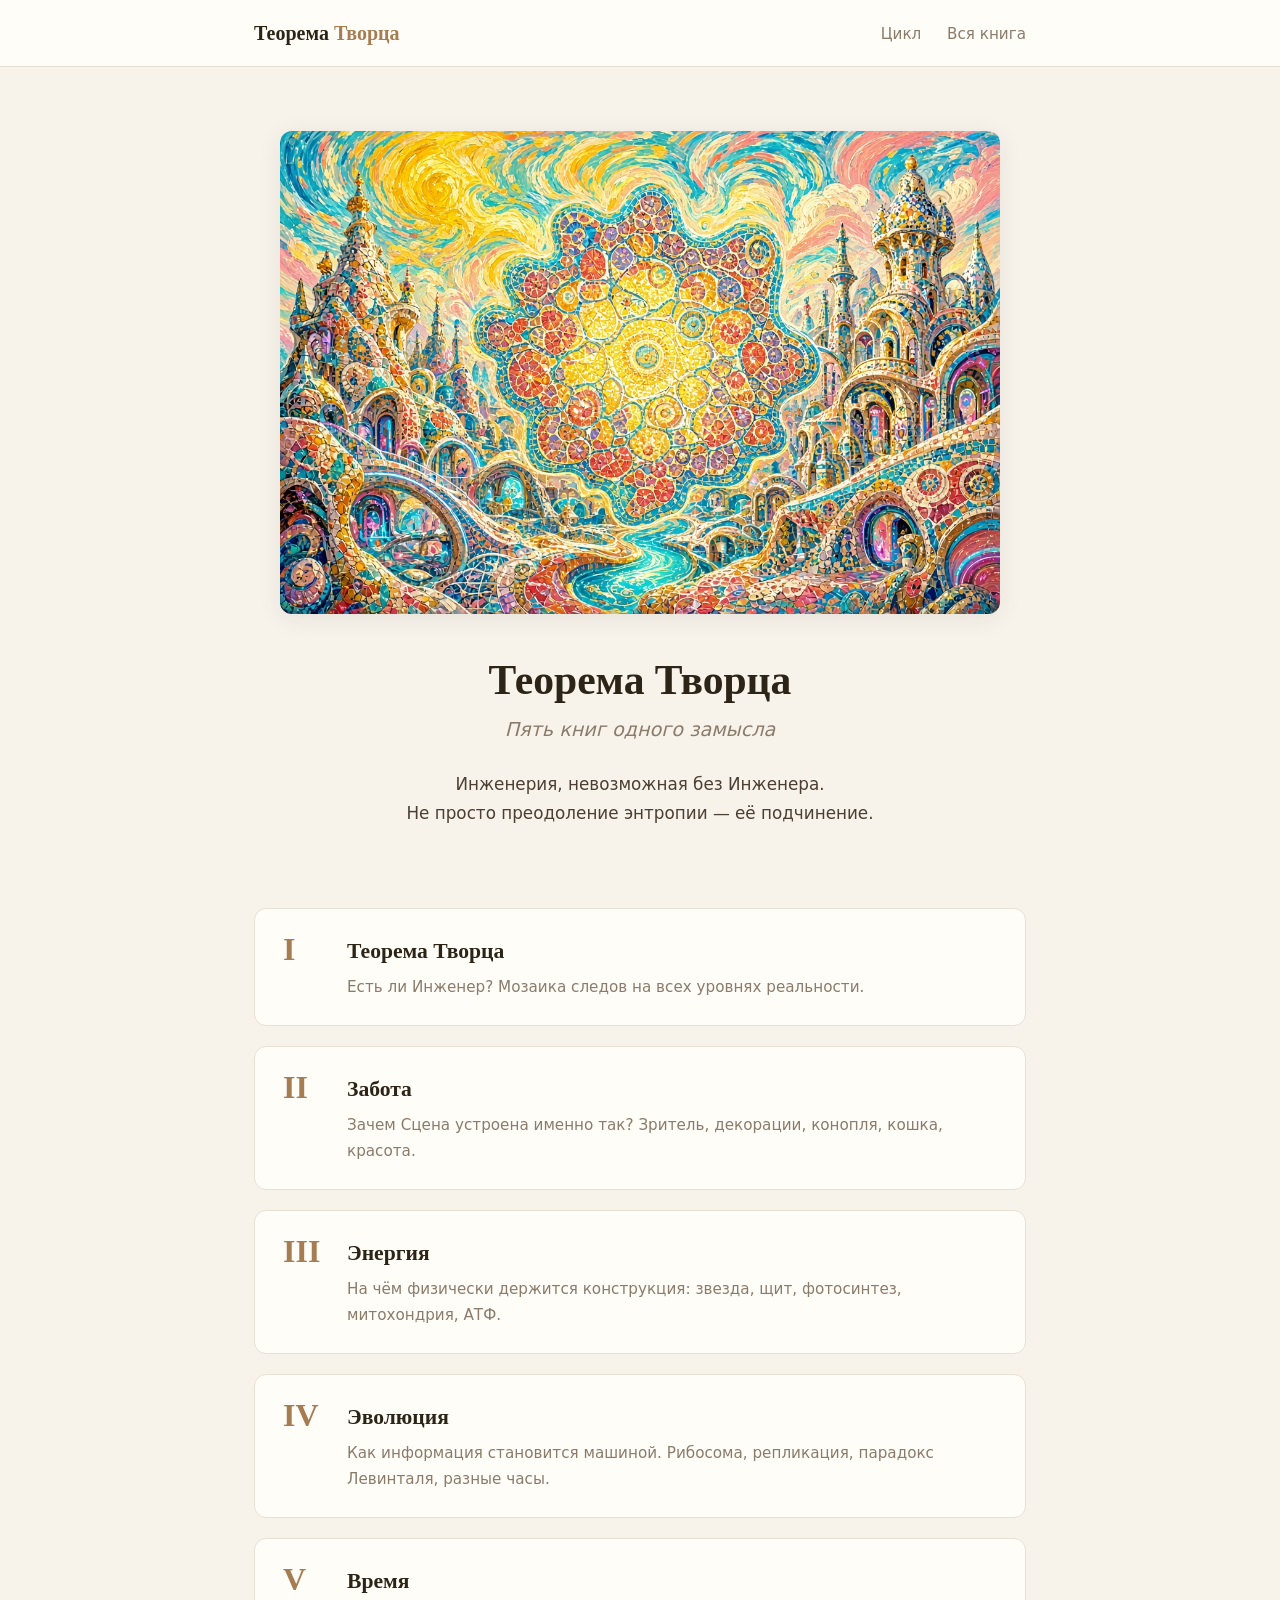
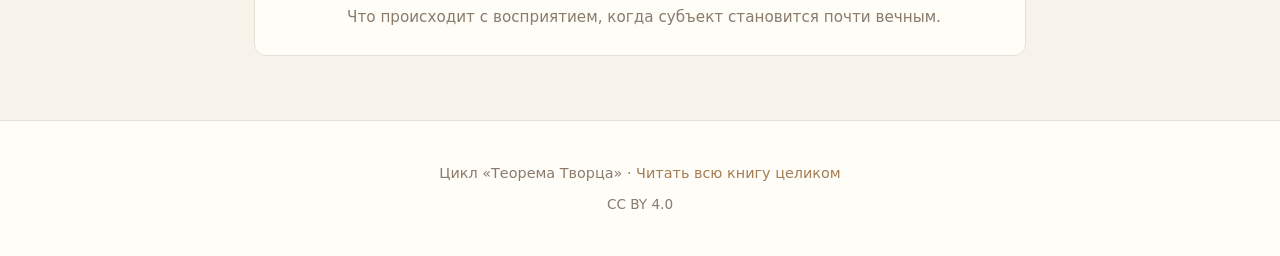
<file: docs/index.html>
<!DOCTYPE html>
<html lang="ru">
<head>
  <meta charset="UTF-8">
  <meta name="viewport" content="width=device-width, initial-scale=1.0">
  <title>Теорема Творца — Цикл книг</title>
  <meta name="description" content="Теорема Творца — философско-научный цикл из пяти книг о инженерии, невозможной без Инженера.">
  <link rel="stylesheet" href="css/style.css">
</head>
<body>
  <header class="site-header">
    <div class="header-inner">
      <a href="index.html" class="logo">Теорема <span>Творца</span></a>
      <nav>
        <a href="index.html">Цикл</a>
        <a href="full.html">Вся книга</a>
      </nav>
    </div>
  </header>

  <section class="hero">
    <img src="images/mosaic-overall.jpg" alt="Мозаика Теоремы Творца">
    <h1>Теорема Творца</h1>
    <p class="subtitle">Пять книг одного замысла</p>
    <p class="tagline">
      Инженерия, невозможная без Инженера.<br>
      Не просто преодоление энтропии — её подчинение.
    </p>
  </section>

  <section class="books">
    <a href="01-theorem.html" class="book-card">
      <div class="book-num">I</div>
      <div class="book-info">
        <h2>Теорема Творца</h2>
        <p>Есть ли Инженер? Мозаика следов на всех уровнях реальности.</p>
      </div>
    </a>

    <a href="02-care.html" class="book-card">
      <div class="book-num">II</div>
      <div class="book-info">
        <h2>Забота</h2>
        <p>Зачем Сцена устроена именно так? Зритель, декорации, конопля, кошка, красота.</p>
      </div>
    </a>

    <a href="03-energy.html" class="book-card">
      <div class="book-num">III</div>
      <div class="book-info">
        <h2>Энергия</h2>
        <p>На чём физически держится конструкция: звезда, щит, фотосинтез, митохондрия, АТФ.</p>
      </div>
    </a>

    <a href="04-evolution.html" class="book-card">
      <div class="book-num">IV</div>
      <div class="book-info">
        <h2>Эволюция</h2>
        <p>Как информация становится машиной. Рибосома, репликация, парадокс Левинталя, разные часы.</p>
      </div>
    </a>

    <a href="05-time.html" class="book-card">
      <div class="book-num">V</div>
      <div class="book-info">
        <h2>Время</h2>
        <p>Что происходит с восприятием, когда субъект становится почти вечным.</p>
      </div>
    </a>
  </section>

  <footer class="site-footer">
    <p>Цикл «Теорема Творца» · <a href="full.html">Читать всю книгу целиком</a></p>
    <p style="margin-top:0.5rem;font-size:0.85rem;">CC BY 4.0</p>
  </footer>
</body>
</html>
</file>
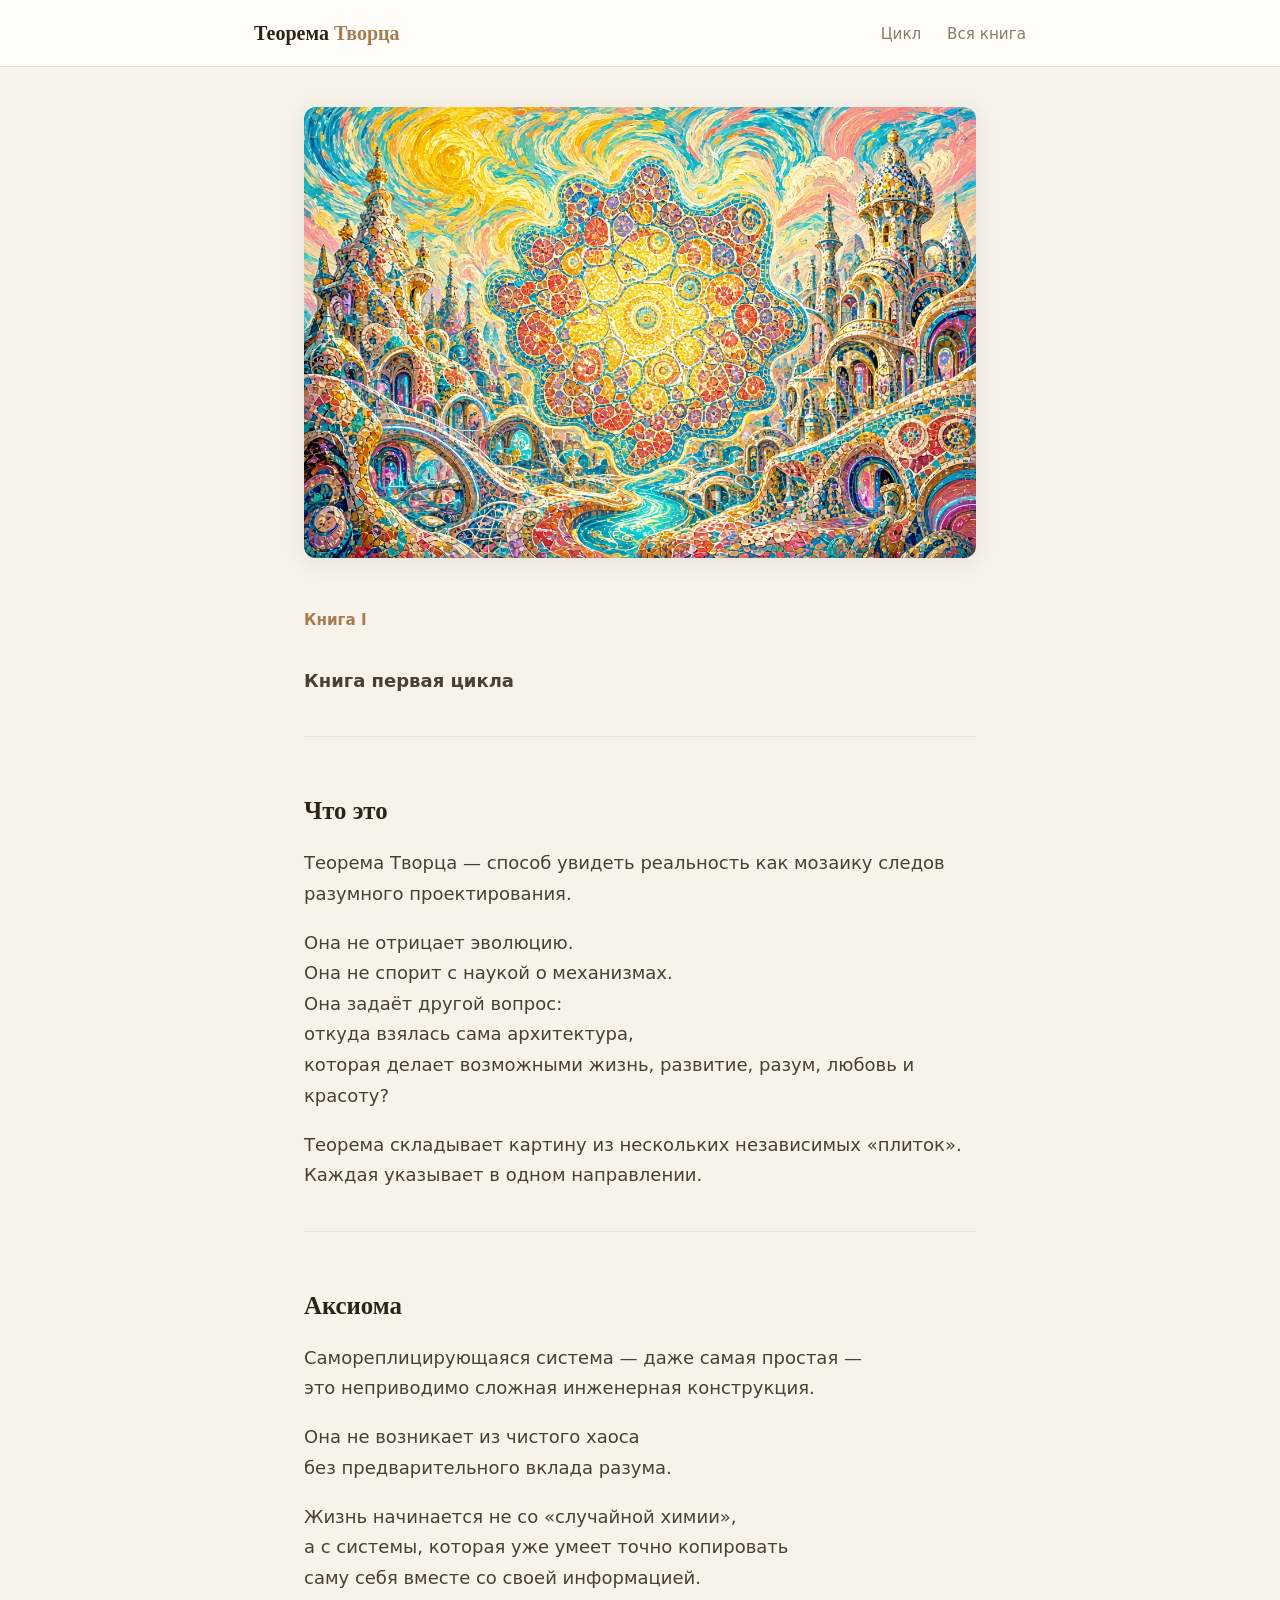
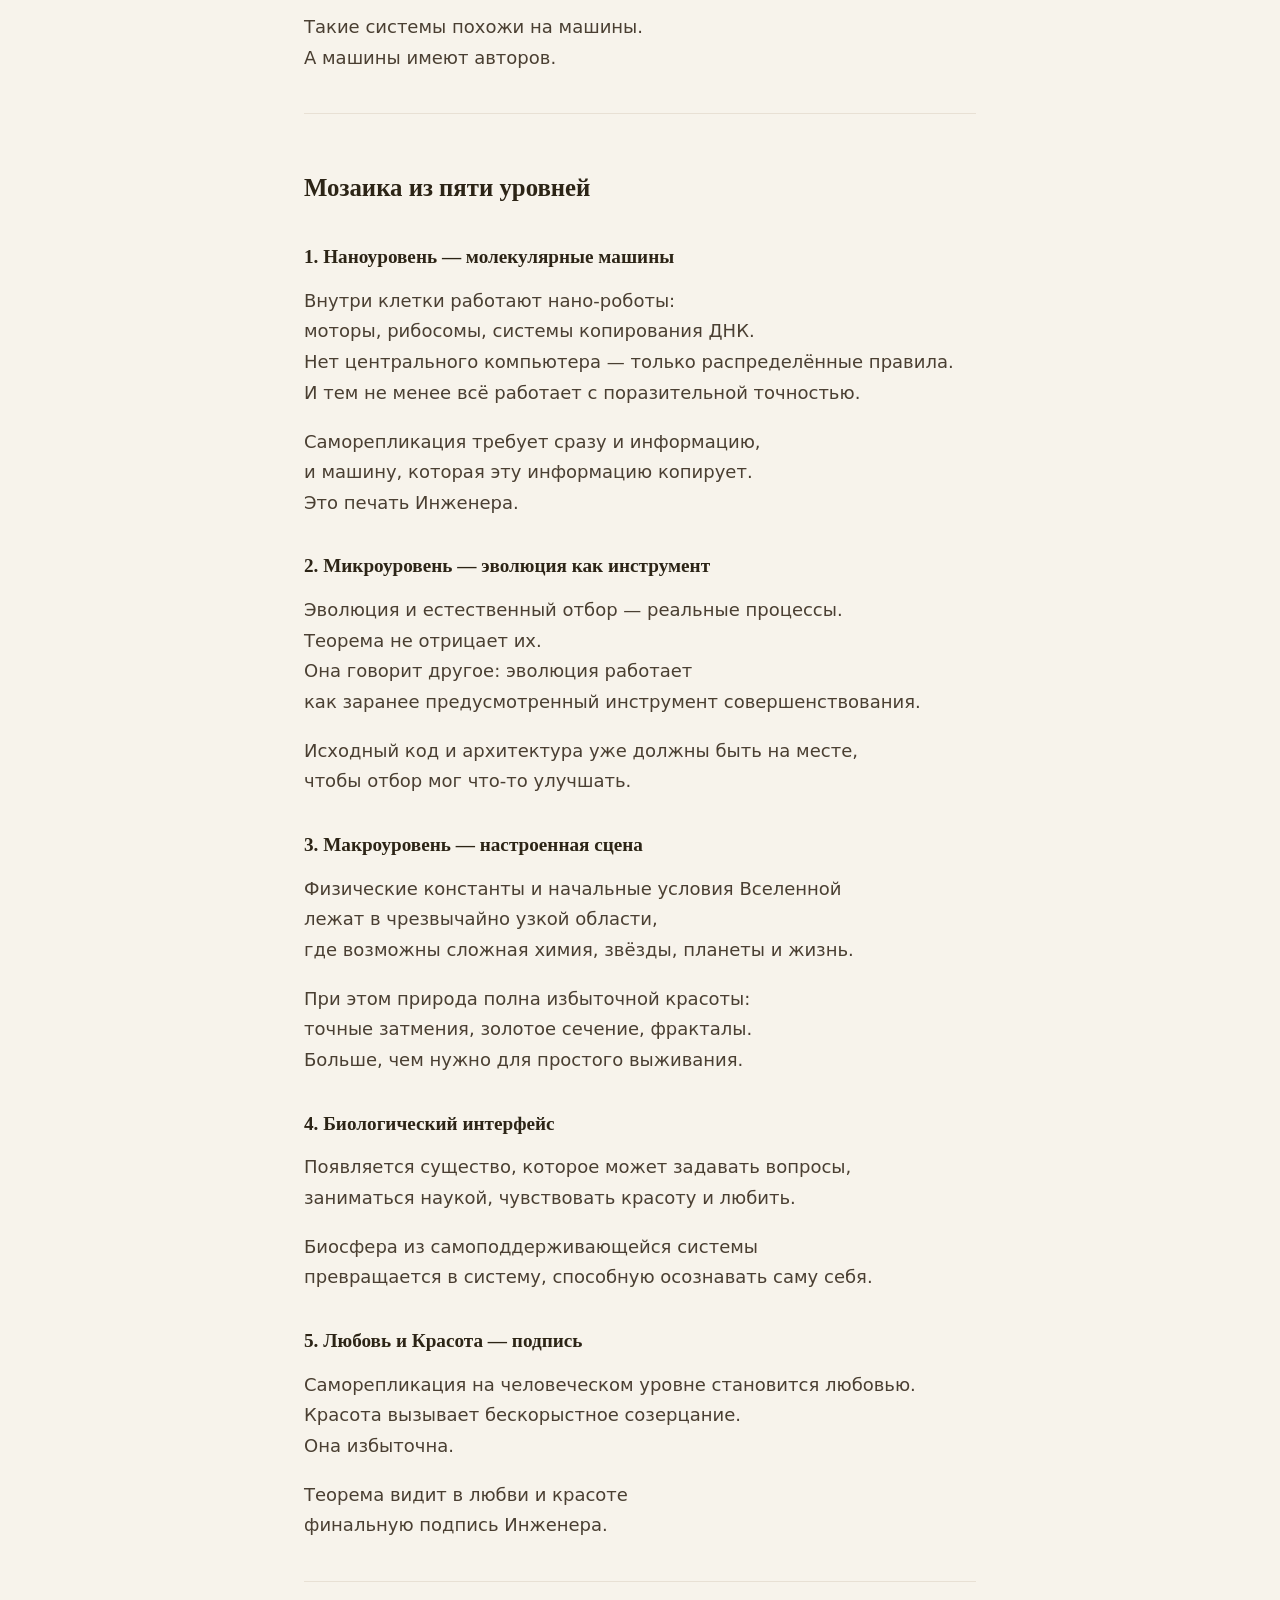
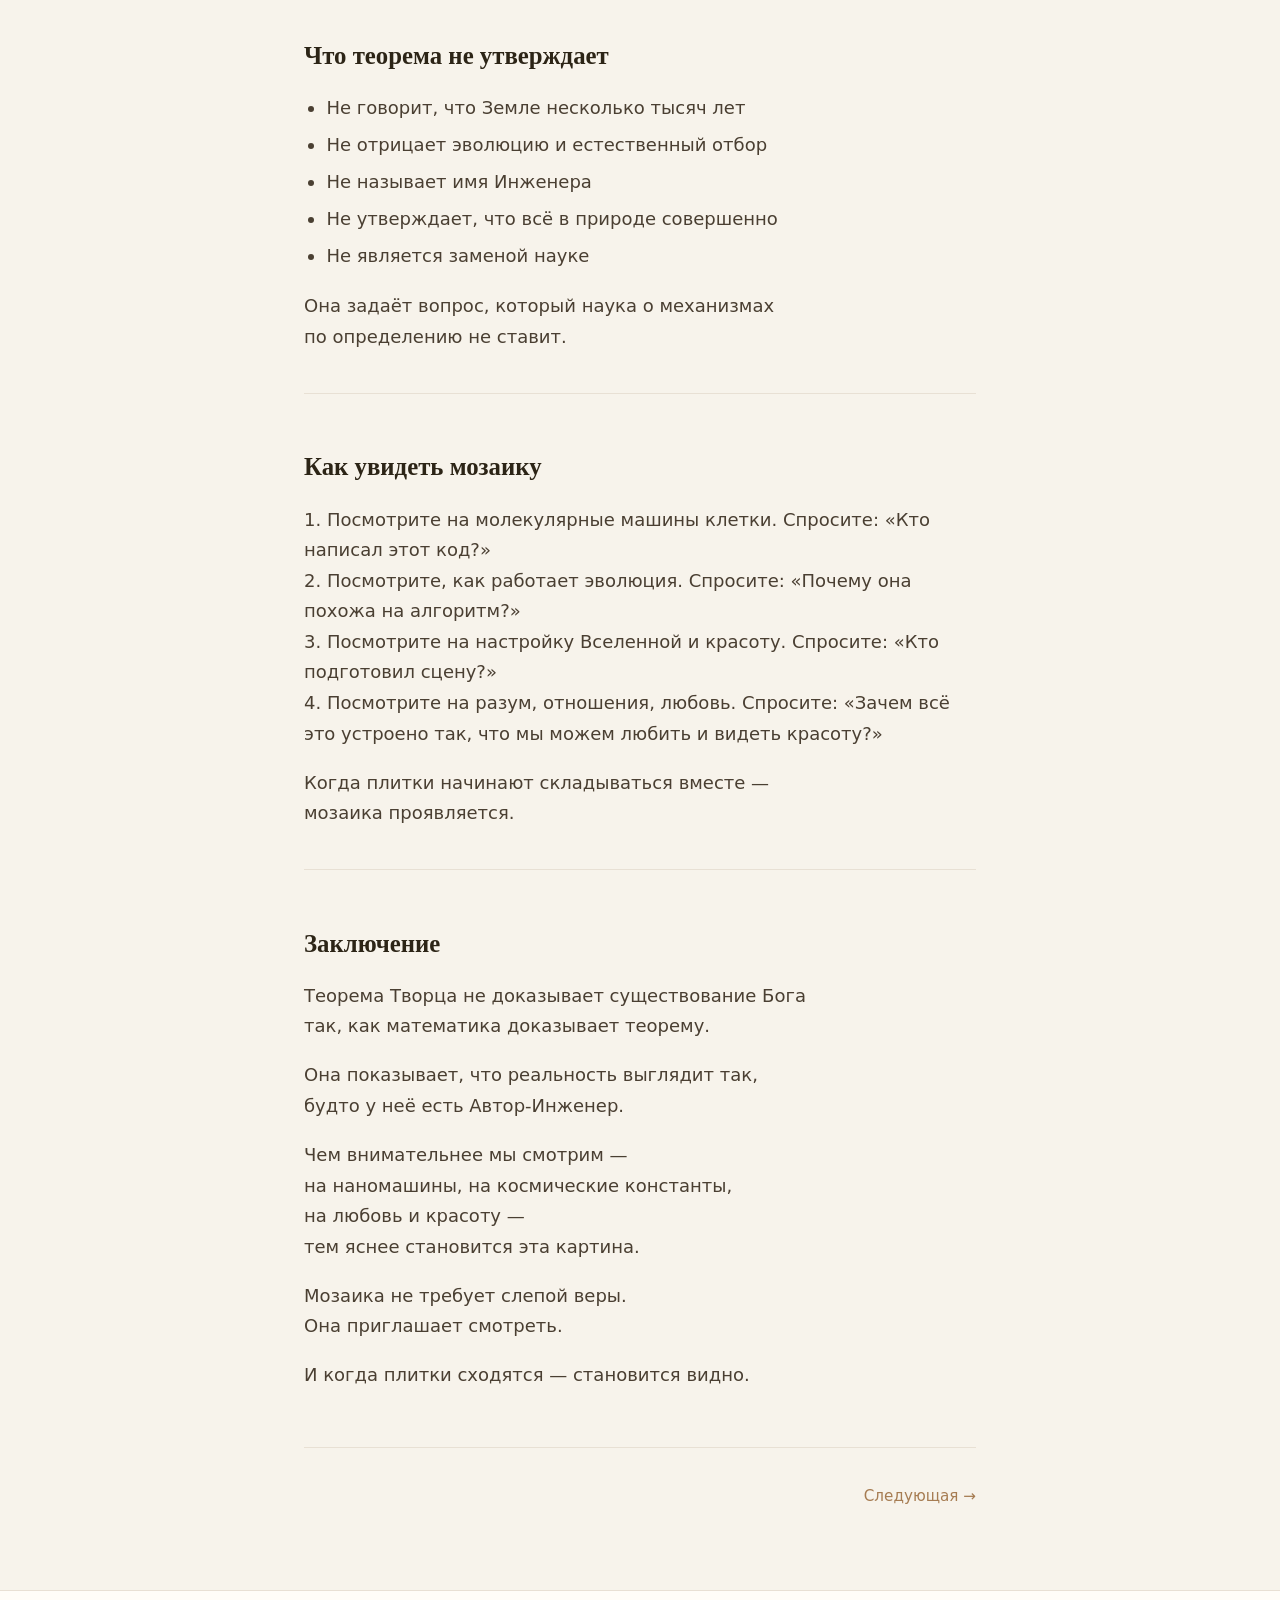
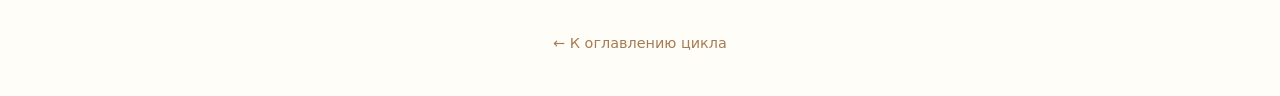
<file: docs/01-theorem.html>
<!DOCTYPE html>
<html lang="ru">
<head>
  <meta charset="UTF-8">
  <meta name="viewport" content="width=device-width, initial-scale=1.0">
  <title>Теорема Творца — Теорема Творца</title>
  <link rel="stylesheet" href="css/style.css">
</head>
<body>
  <header class="site-header">
    <div class="header-inner">
      <a href="index.html" class="logo">Теорема <span>Творца</span></a>
      <nav>
        <a href="index.html">Цикл</a>
        <a href="full.html">Вся книга</a>
      </nav>
    </div>
  </header>

  <article class="article">
    <img class="banner" src="images/mosaic-overall.jpg" alt="Теорема Творца">
    <span class="book-label">Книга I</span>
    <p><strong>Книга первая цикла</strong></p>

<hr>

<h2>Что это</h2>

<p>Теорема Творца — способ увидеть реальность как мозаику следов разумного проектирования.</p>

<p>Она не отрицает эволюцию.  <br>
Она не спорит с наукой о механизмах.  <br>
Она задаёт другой вопрос:  <br>
откуда взялась сама архитектура,  <br>
которая делает возможными жизнь, развитие, разум, любовь и красоту?</p>

<p>Теорема складывает картину из нескольких независимых «плиток».  <br>
Каждая указывает в одном направлении.</p>

<hr>

<h2>Аксиома</h2>

<p>Самореплицирующаяся система — даже самая простая —  <br>
это неприводимо сложная инженерная конструкция.</p>

<p>Она не возникает из чистого хаоса  <br>
без предварительного вклада разума.</p>

<p>Жизнь начинается не со «случайной химии»,  <br>
а с системы, которая уже умеет точно копировать  <br>
саму себя вместе со своей информацией.</p>

<p>Такие системы похожи на машины.  <br>
А машины имеют авторов.</p>

<hr>

<h2>Мозаика из пяти уровней</h2>

<h3>1. Наноуровень — молекулярные машины</h3>

<p>Внутри клетки работают нано-роботы:  <br>
моторы, рибосомы, системы копирования ДНК.  <br>
Нет центрального компьютера — только распределённые правила.  <br>
И тем не менее всё работает с поразительной точностью.</p>

<p>Саморепликация требует сразу и информацию,  <br>
и машину, которая эту информацию копирует.  <br>
Это печать Инженера.</p>

<h3>2. Микроуровень — эволюция как инструмент</h3>

<p>Эволюция и естественный отбор — реальные процессы.  <br>
Теорема не отрицает их.  <br>
Она говорит другое: эволюция работает  <br>
как заранее предусмотренный инструмент совершенствования.</p>

<p>Исходный код и архитектура уже должны быть на месте,  <br>
чтобы отбор мог что-то улучшать.</p>

<h3>3. Макроуровень — настроенная сцена</h3>

<p>Физические константы и начальные условия Вселенной  <br>
лежат в чрезвычайно узкой области,  <br>
где возможны сложная химия, звёзды, планеты и жизнь.</p>

<p>При этом природа полна избыточной красоты:  <br>
точные затмения, золотое сечение, фракталы.  <br>
Больше, чем нужно для простого выживания.</p>

<h3>4. Биологический интерфейс</h3>

<p>Появляется существо, которое может задавать вопросы,  <br>
заниматься наукой, чувствовать красоту и любить.</p>

<p>Биосфера из самоподдерживающейся системы  <br>
превращается в систему, способную осознавать саму себя.</p>

<h3>5. Любовь и Красота — подпись</h3>

<p>Саморепликация на человеческом уровне становится любовью.  <br>
Красота вызывает бескорыстное созерцание.  <br>
Она избыточна.</p>

<p>Теорема видит в любви и красоте  <br>
финальную подпись Инженера.</p>

<hr>

<h2>Что теорема не утверждает</h2>

<ul>
<li>Не говорит, что Земле несколько тысяч лет  </li>
<li>Не отрицает эволюцию и естественный отбор  </li>
<li>Не называет имя Инженера  </li>
<li>Не утверждает, что всё в природе совершенно  </li>
<li>Не является заменой науке  </li>
</ul>

<p>Она задаёт вопрос, который наука о механизмах  <br>
по определению не ставит.</p>

<hr>

<h2>Как увидеть мозаику</h2>

<p>1. Посмотрите на молекулярные машины клетки. Спросите: «Кто написал этот код?»  <br>
2. Посмотрите, как работает эволюция. Спросите: «Почему она похожа на алгоритм?»  <br>
3. Посмотрите на настройку Вселенной и красоту. Спросите: «Кто подготовил сцену?»  <br>
4. Посмотрите на разум, отношения, любовь. Спросите: «Зачем всё это устроено так, что мы можем любить и видеть красоту?»</p>

<p>Когда плитки начинают складываться вместе —  <br>
мозаика проявляется.</p>

<hr>

<h2>Заключение</h2>

<p>Теорема Творца не доказывает существование Бога  <br>
так, как математика доказывает теорему.</p>

<p>Она показывает, что реальность выглядит так,  <br>
будто у неё есть Автор-Инженер.</p>

<p>Чем внимательнее мы смотрим —  <br>
на наномашины, на космические константы,  <br>
на любовь и красоту —  <br>
тем яснее становится эта картина.</p>

<p>Мозаика не требует слепой веры.  <br>
Она приглашает смотреть.</p>

<p>И когда плитки сходятся — становится видно.</p>
    
    <div class="book-nav">
      <div></div>
      <div><a href="02-care.html">Следующая →</a></div>
    </div>
  </article>

  <footer class="site-footer">
    <p><a href="index.html">← К оглавлению цикла</a></p>
  </footer>
</body>
</html>
</file>
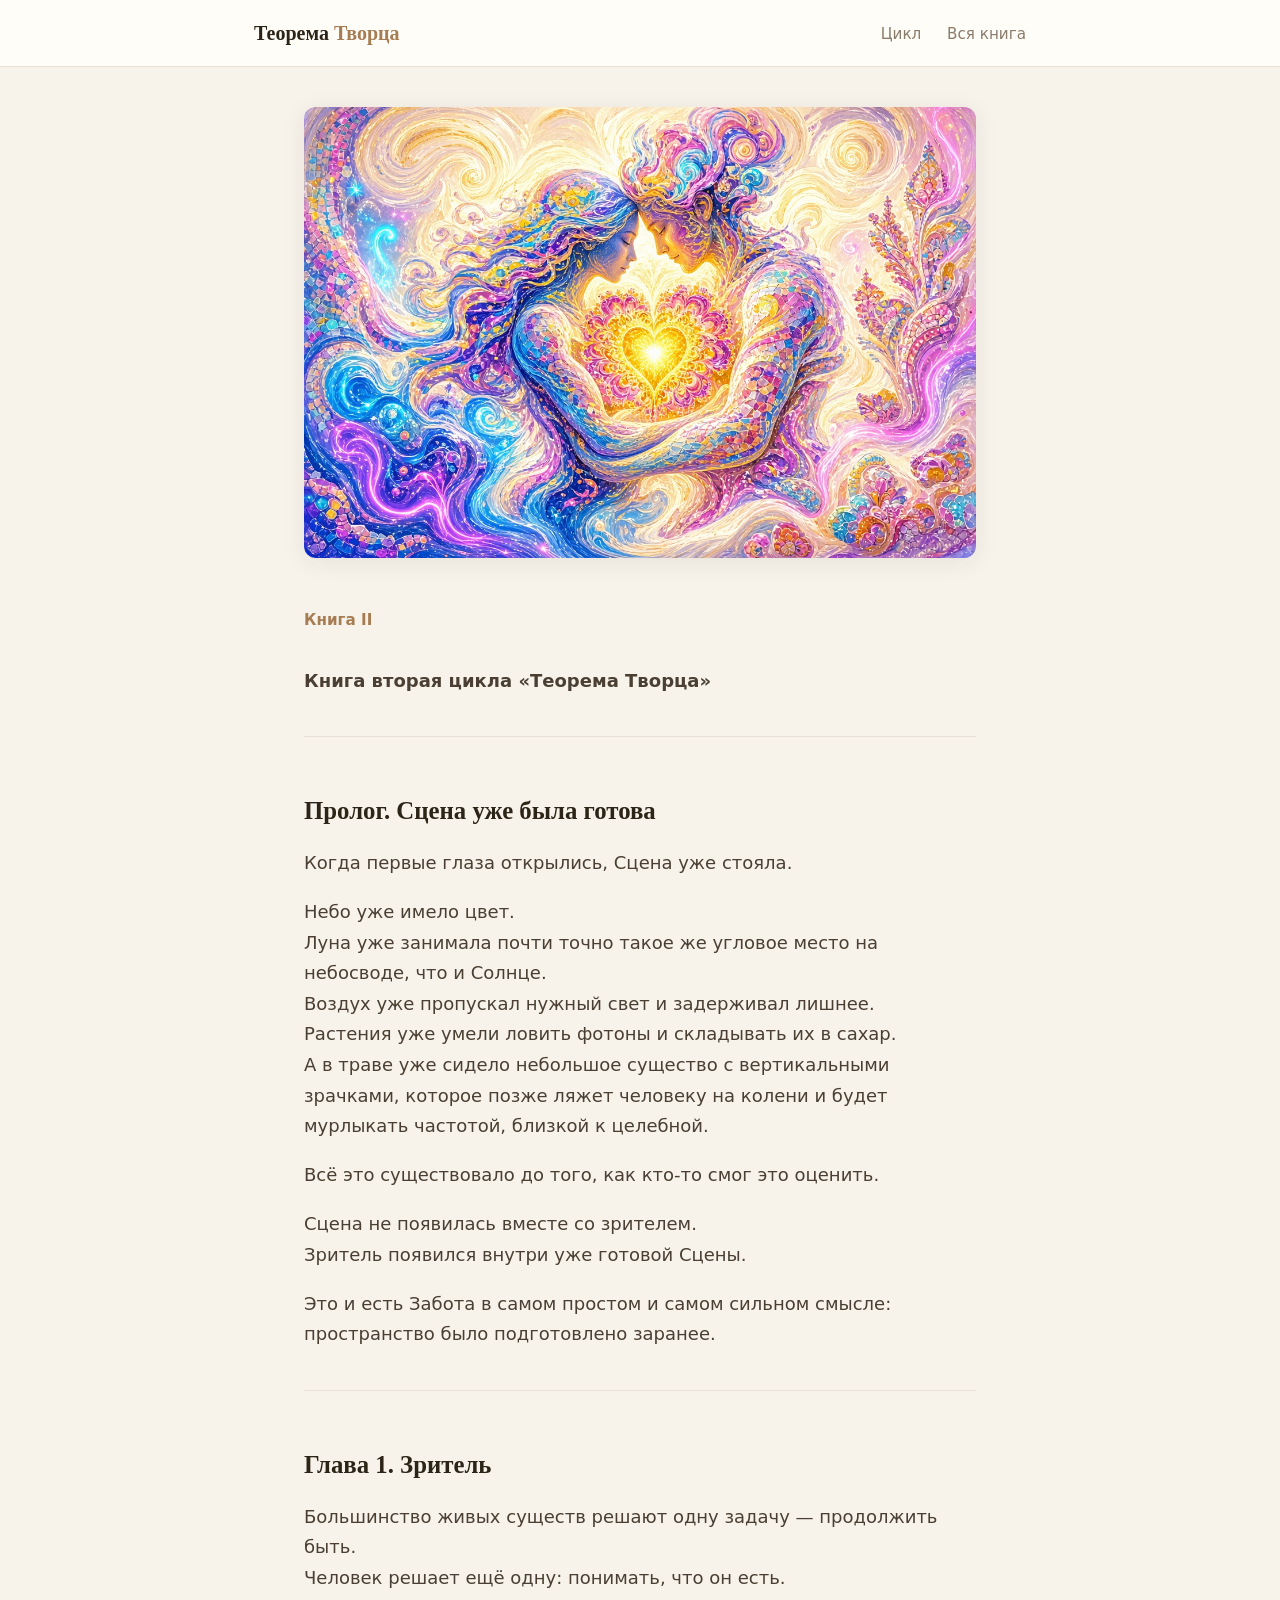
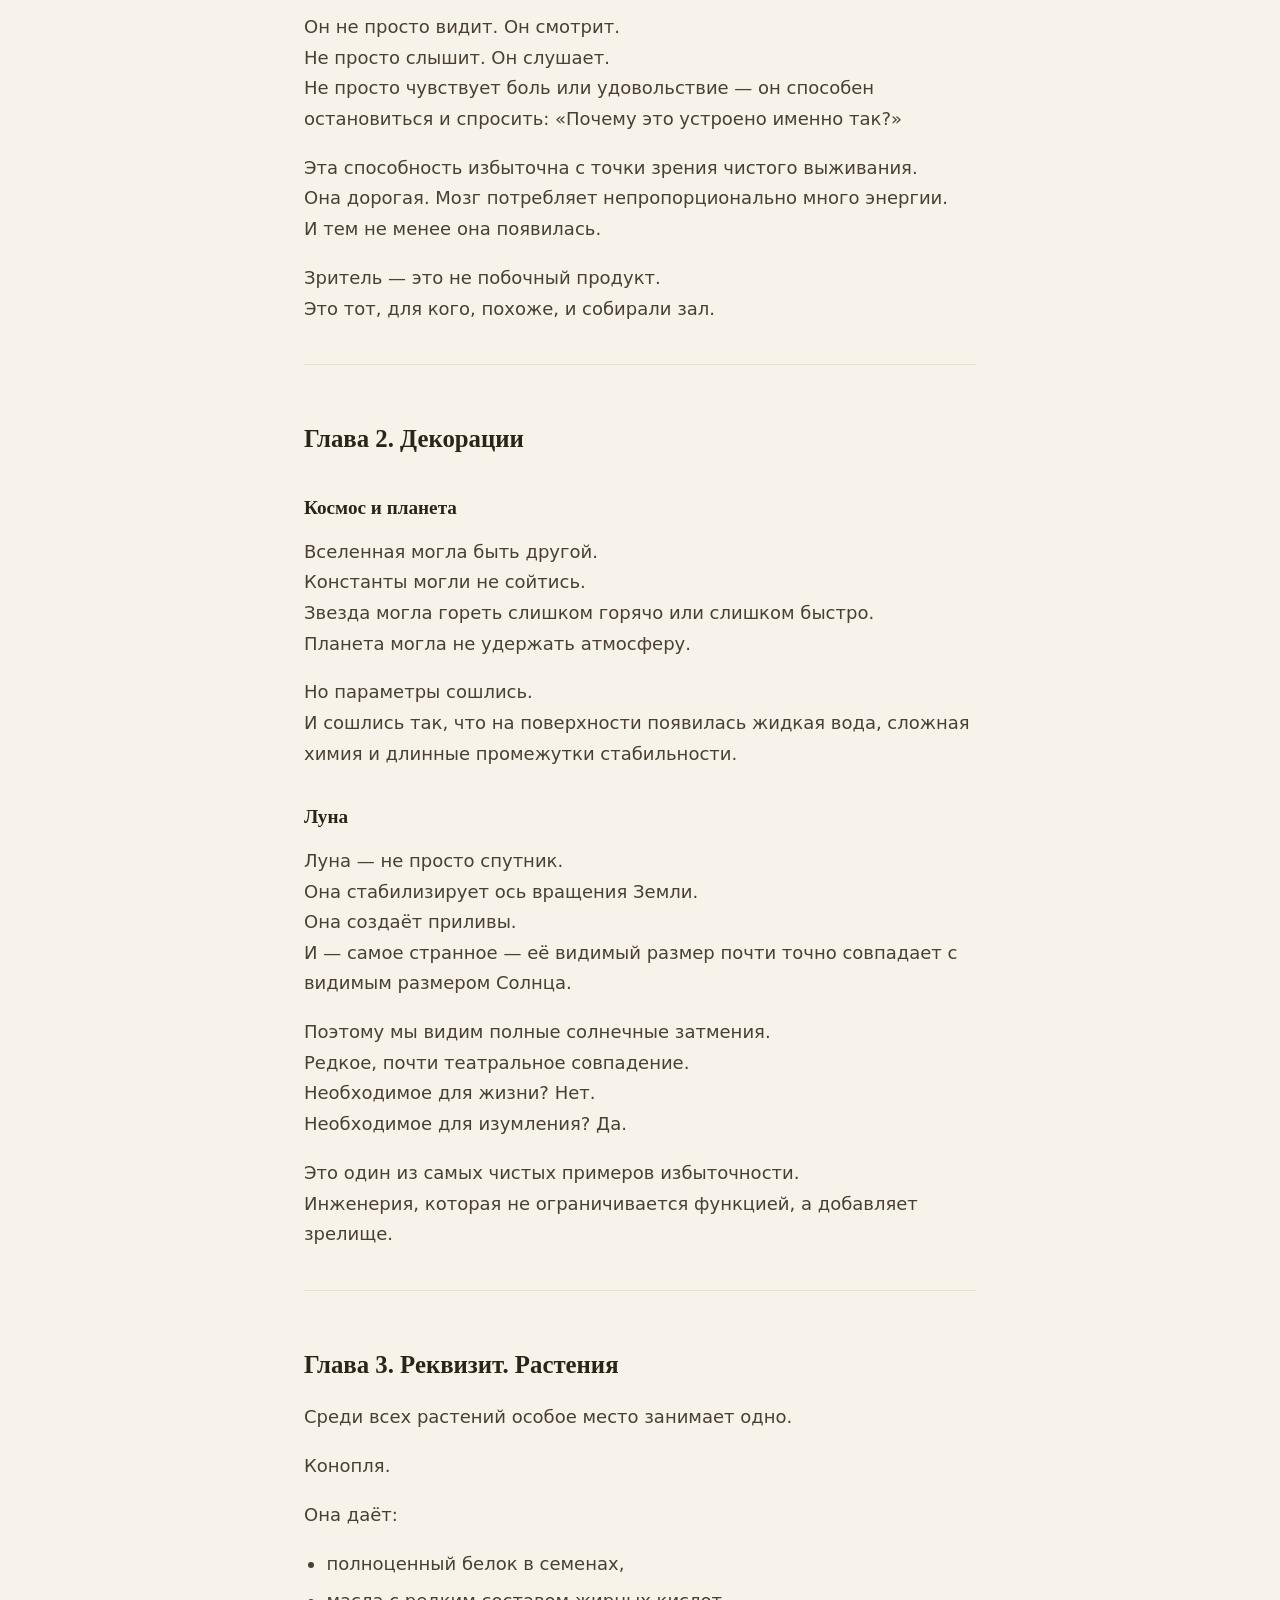
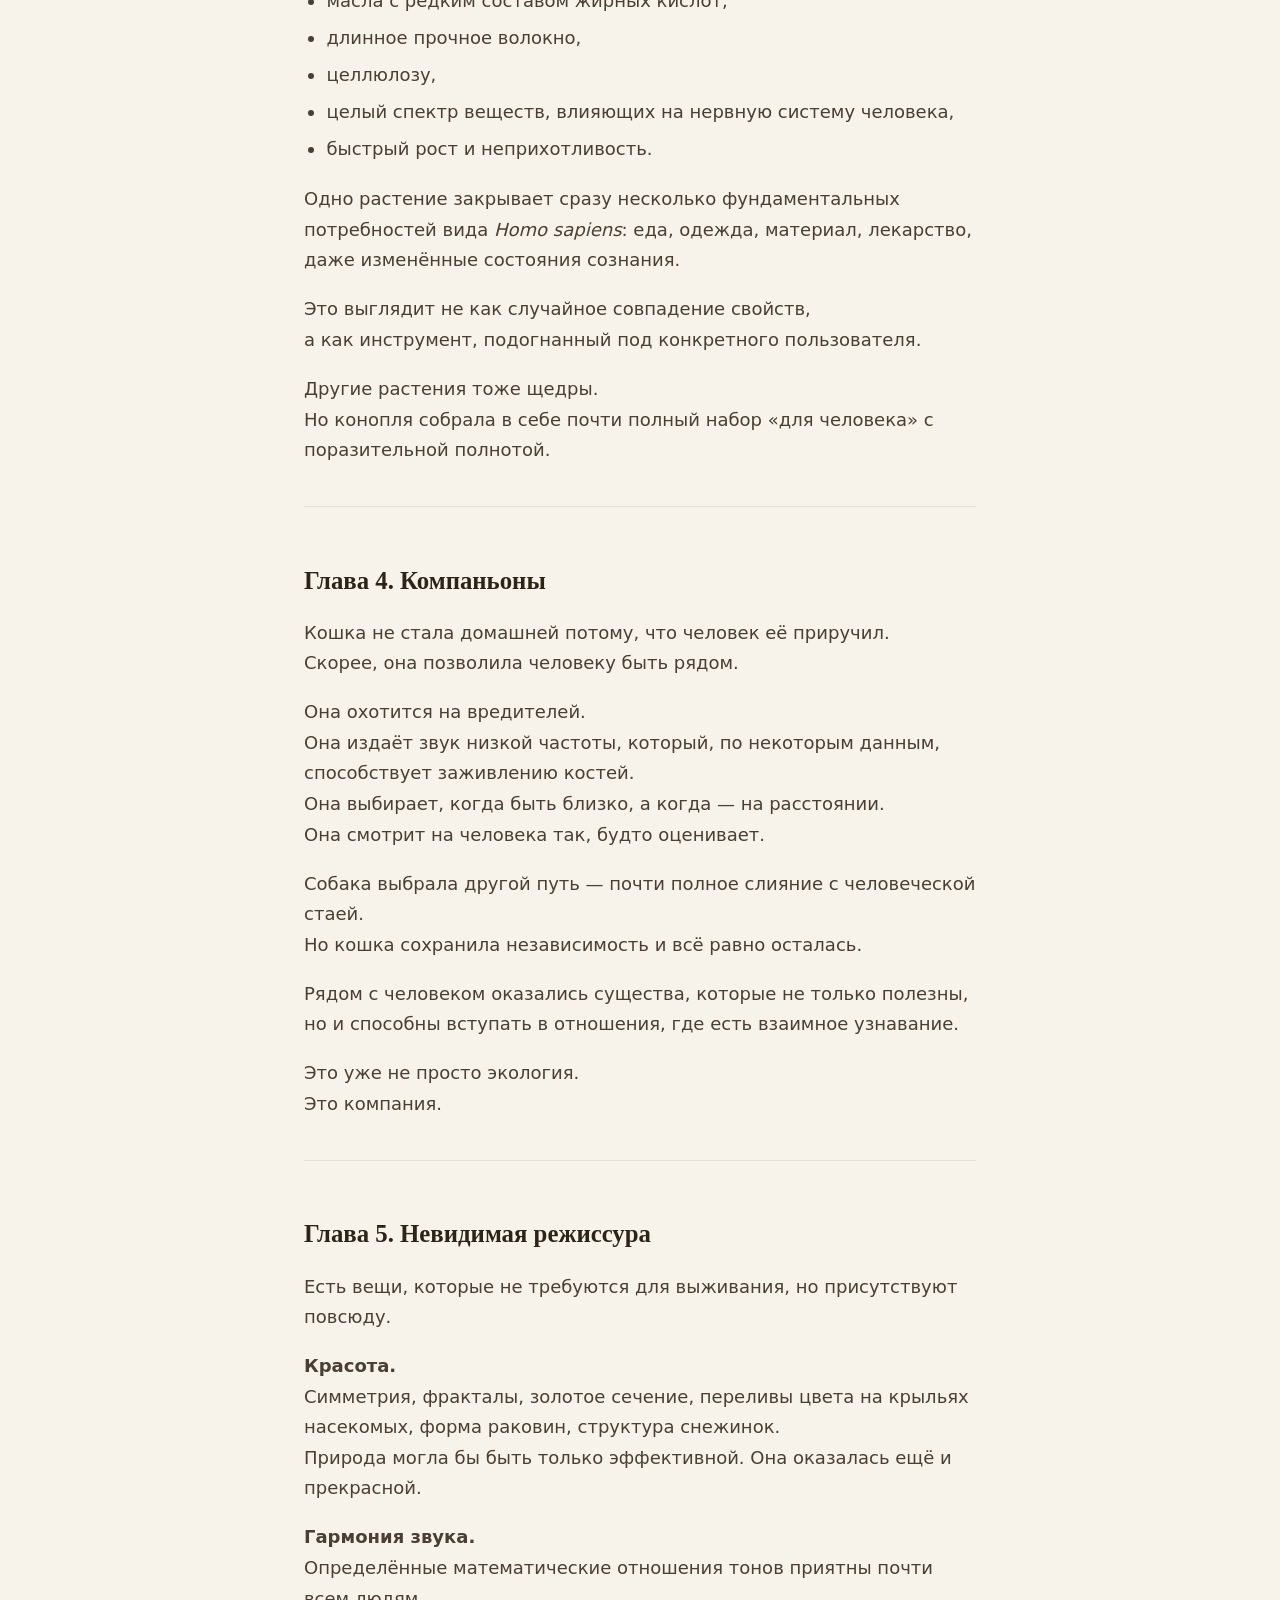
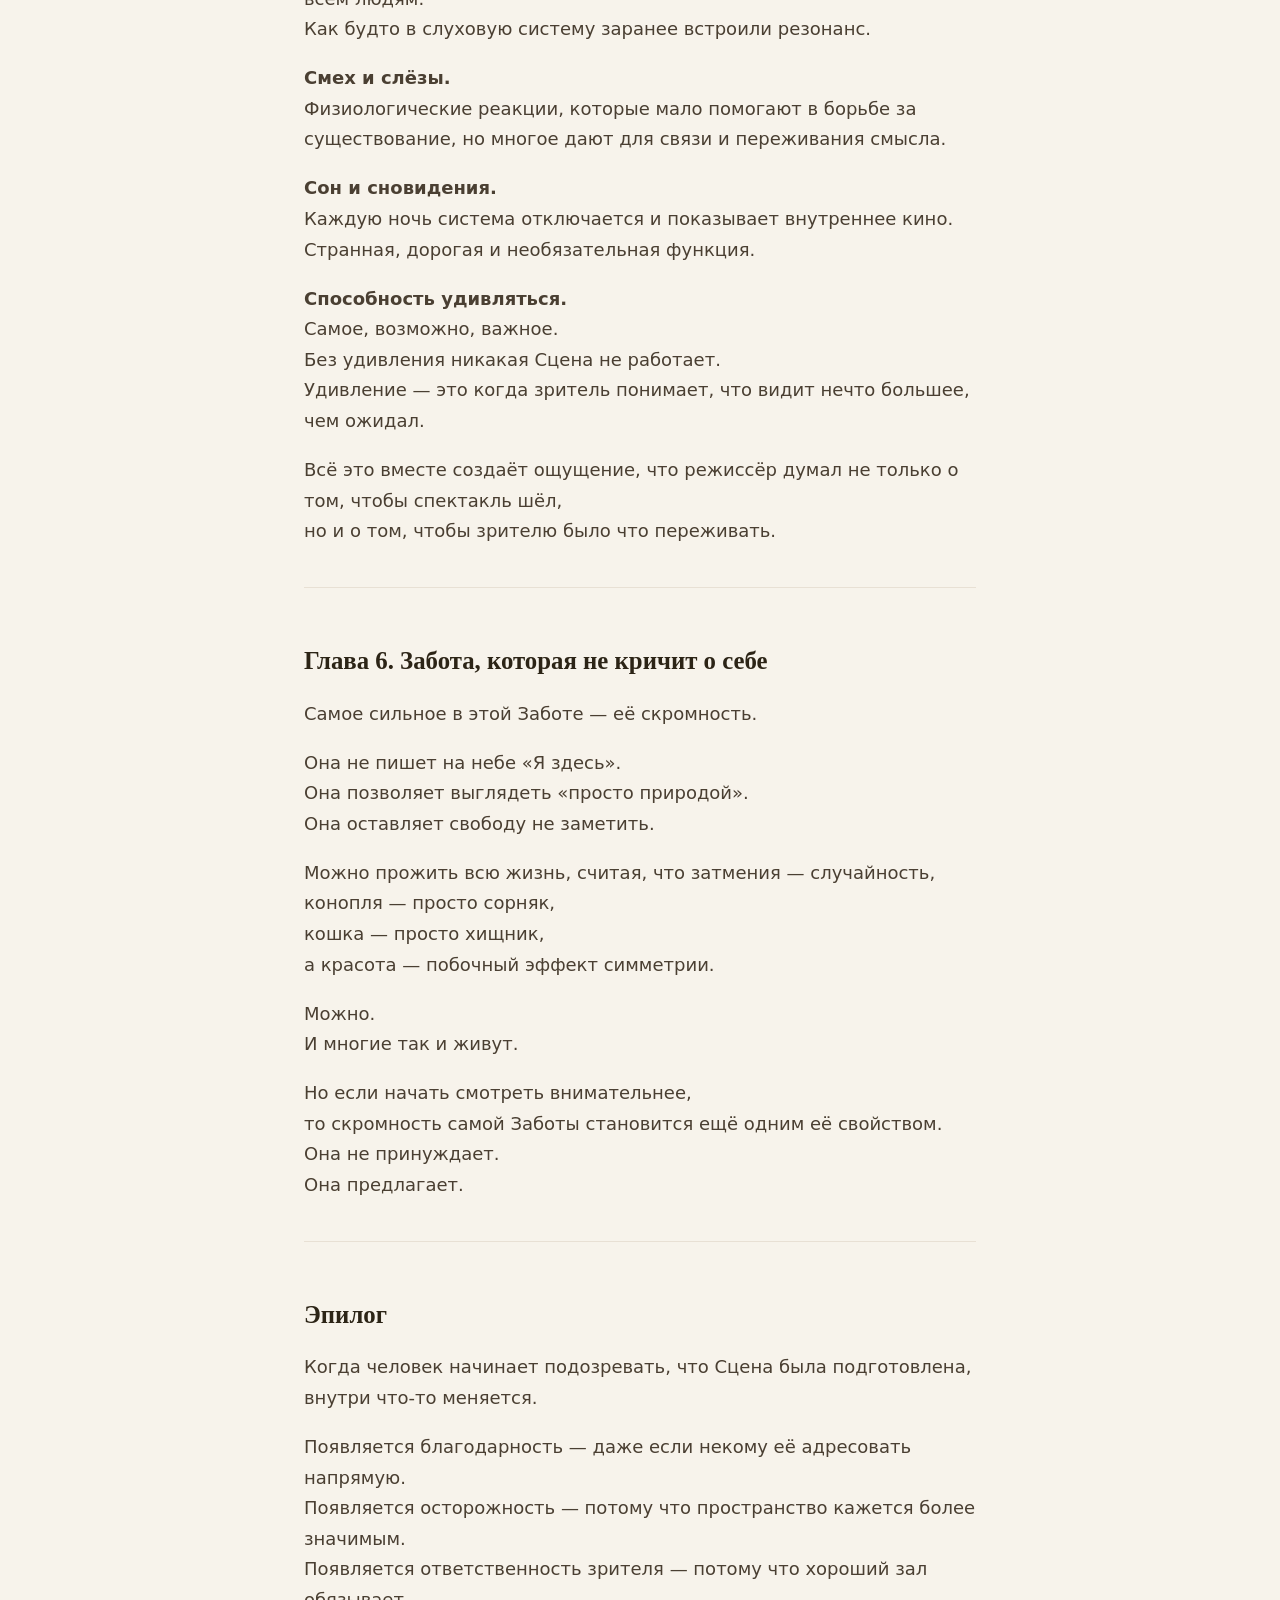
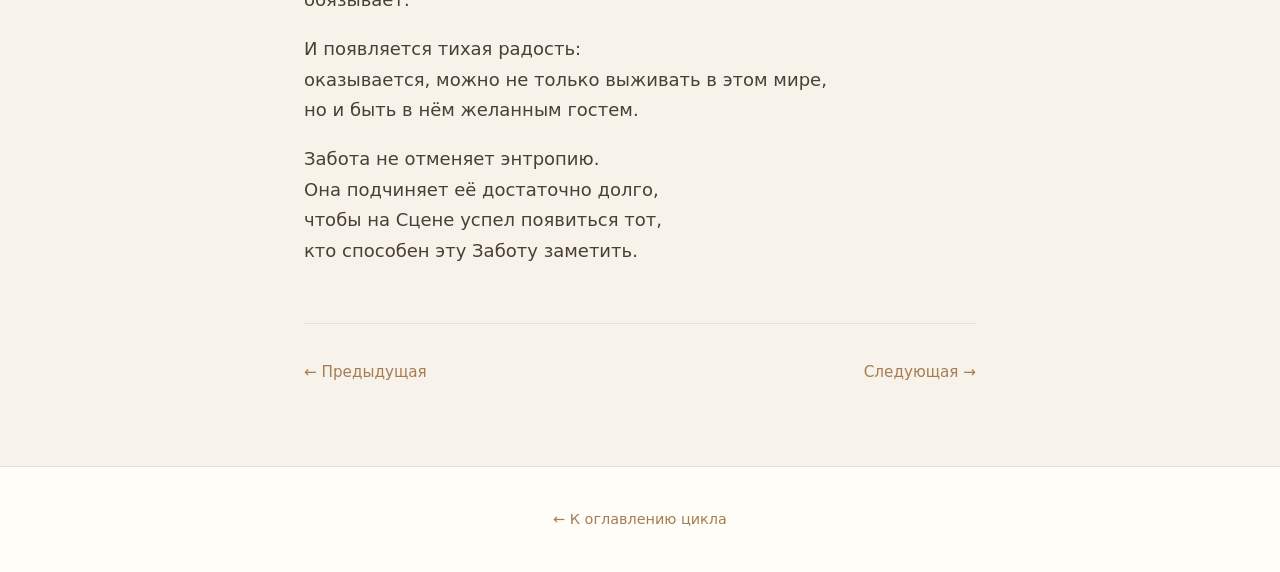
<file: docs/02-care.html>
<!DOCTYPE html>
<html lang="ru">
<head>
  <meta charset="UTF-8">
  <meta name="viewport" content="width=device-width, initial-scale=1.0">
  <title>Забота — Теорема Творца</title>
  <link rel="stylesheet" href="css/style.css">
</head>
<body>
  <header class="site-header">
    <div class="header-inner">
      <a href="index.html" class="logo">Теорема <span>Творца</span></a>
      <nav>
        <a href="index.html">Цикл</a>
        <a href="full.html">Вся книга</a>
      </nav>
    </div>
  </header>

  <article class="article">
    <img class="banner" src="images/interface-mind.jpg" alt="Забота">
    <span class="book-label">Книга II</span>
    <p><strong>Книга вторая цикла «Теорема Творца»</strong></p>

<hr>

<h2>Пролог. Сцена уже была готова</h2>

<p>Когда первые глаза открылись, Сцена уже стояла.</p>

<p>Небо уже имело цвет.  <br>
Луна уже занимала почти точно такое же угловое место на небосводе, что и Солнце.  <br>
Воздух уже пропускал нужный свет и задерживал лишнее.  <br>
Растения уже умели ловить фотоны и складывать их в сахар.  <br>
А в траве уже сидело небольшое существо с вертикальными зрачками, которое позже ляжет человеку на колени и будет мурлыкать частотой, близкой к целебной.</p>

<p>Всё это существовало до того, как кто-то смог это оценить.</p>

<p>Сцена не появилась вместе со зрителем.  <br>
Зритель появился внутри уже готовой Сцены.</p>

<p>Это и есть Забота в самом простом и самом сильном смысле:  <br>
пространство было подготовлено заранее.</p>

<hr>

<h2>Глава 1. Зритель</h2>

<p>Большинство живых существ решают одну задачу — продолжить быть.  <br>
Человек решает ещё одну: понимать, что он есть.</p>

<p>Он не просто видит. Он смотрит.  <br>
Не просто слышит. Он слушает.  <br>
Не просто чувствует боль или удовольствие — он способен остановиться и спросить: «Почему это устроено именно так?»</p>

<p>Эта способность избыточна с точки зрения чистого выживания.  <br>
Она дорогая. Мозг потребляет непропорционально много энергии.  <br>
И тем не менее она появилась.</p>

<p>Зритель — это не побочный продукт.  <br>
Это тот, для кого, похоже, и собирали зал.</p>

<hr>

<h2>Глава 2. Декорации</h2>

<h3>Космос и планета</h3>

<p>Вселенная могла быть другой.  <br>
Константы могли не сойтись.  <br>
Звезда могла гореть слишком горячо или слишком быстро.  <br>
Планета могла не удержать атмосферу.</p>

<p>Но параметры сошлись.  <br>
И сошлись так, что на поверхности появилась жидкая вода, сложная химия и длинные промежутки стабильности.</p>

<h3>Луна</h3>

<p>Луна — не просто спутник.  <br>
Она стабилизирует ось вращения Земли.  <br>
Она создаёт приливы.  <br>
И — самое странное — её видимый размер почти точно совпадает с видимым размером Солнца.</p>

<p>Поэтому мы видим полные солнечные затмения.  <br>
Редкое, почти театральное совпадение.  <br>
Необходимое для жизни? Нет.  <br>
Необходимое для изумления? Да.</p>

<p>Это один из самых чистых примеров избыточности.  <br>
Инженерия, которая не ограничивается функцией, а добавляет зрелище.</p>

<hr>

<h2>Глава 3. Реквизит. Растения</h2>

<p>Среди всех растений особое место занимает одно.</p>

<p>Конопля.</p>

<p>Она даёт:</p>

<ul>
<li>полноценный белок в семенах,</li>
<li>масла с редким составом жирных кислот,</li>
<li>длинное прочное волокно,</li>
<li>целлюлозу,</li>
<li>целый спектр веществ, влияющих на нервную систему человека,</li>
<li>быстрый рост и неприхотливость.</li>
</ul>

<p>Одно растение закрывает сразу несколько фундаментальных потребностей вида <em>Homo sapiens</em>: еда, одежда, материал, лекарство, даже изменённые состояния сознания.</p>

<p>Это выглядит не как случайное совпадение свойств,  <br>
а как инструмент, подогнанный под конкретного пользователя.</p>

<p>Другие растения тоже щедры.  <br>
Но конопля собрала в себе почти полный набор «для человека» с поразительной полнотой.</p>

<hr>

<h2>Глава 4. Компаньоны</h2>

<p>Кошка не стала домашней потому, что человек её приручил.  <br>
Скорее, она позволила человеку быть рядом.</p>

<p>Она охотится на вредителей.  <br>
Она издаёт звук низкой частоты, который, по некоторым данным, способствует заживлению костей.  <br>
Она выбирает, когда быть близко, а когда — на расстоянии.  <br>
Она смотрит на человека так, будто оценивает.</p>

<p>Собака выбрала другой путь — почти полное слияние с человеческой стаей.  <br>
Но кошка сохранила независимость и всё равно осталась.</p>

<p>Рядом с человеком оказались существа, которые не только полезны,  <br>
но и способны вступать в отношения, где есть взаимное узнавание.</p>

<p>Это уже не просто экология.  <br>
Это компания.</p>

<hr>

<h2>Глава 5. Невидимая режиссура</h2>

<p>Есть вещи, которые не требуются для выживания, но присутствуют повсюду.</p>

<p><strong>Красота.</strong>  <br>
Симметрия, фракталы, золотое сечение, переливы цвета на крыльях насекомых, форма раковин, структура снежинок.  <br>
Природа могла бы быть только эффективной. Она оказалась ещё и прекрасной.</p>

<p><strong>Гармония звука.</strong>  <br>
Определённые математические отношения тонов приятны почти всем людям.  <br>
Как будто в слуховую систему заранее встроили резонанс.</p>

<p><strong>Смех и слёзы.</strong>  <br>
Физиологические реакции, которые мало помогают в борьбе за существование, но многое дают для связи и переживания смысла.</p>

<p><strong>Сон и сновидения.</strong>  <br>
Каждую ночь система отключается и показывает внутреннее кино.  <br>
Странная, дорогая и необязательная функция.</p>

<p><strong>Способность удивляться.</strong>  <br>
Самое, возможно, важное.  <br>
Без удивления никакая Сцена не работает.  <br>
Удивление — это когда зритель понимает, что видит нечто большее, чем ожидал.</p>

<p>Всё это вместе создаёт ощущение, что режиссёр думал не только о том, чтобы спектакль шёл,  <br>
но и о том, чтобы зрителю было что переживать.</p>

<hr>

<h2>Глава 6. Забота, которая не кричит о себе</h2>

<p>Самое сильное в этой Заботе — её скромность.</p>

<p>Она не пишет на небе «Я здесь».  <br>
Она позволяет выглядеть «просто природой».  <br>
Она оставляет свободу не заметить.</p>

<p>Можно прожить всю жизнь, считая, что затмения — случайность,  <br>
конопля — просто сорняк,  <br>
кошка — просто хищник,  <br>
а красота — побочный эффект симметрии.</p>

<p>Можно.  <br>
И многие так и живут.</p>

<p>Но если начать смотреть внимательнее,  <br>
то скромность самой Заботы становится ещё одним её свойством.  <br>
Она не принуждает.  <br>
Она предлагает.</p>

<hr>

<h2>Эпилог</h2>

<p>Когда человек начинает подозревать, что Сцена была подготовлена,  <br>
внутри что-то меняется.</p>

<p>Появляется благодарность — даже если некому её адресовать напрямую.  <br>
Появляется осторожность — потому что пространство кажется более значимым.  <br>
Появляется ответственность зрителя — потому что хороший зал обязывает.</p>

<p>И появляется тихая радость:  <br>
оказывается, можно не только выживать в этом мире,  <br>
но и быть в нём желанным гостем.</p>

<p>Забота не отменяет энтропию.  <br>
Она подчиняет её достаточно долго,  <br>
чтобы на Сцене успел появиться тот,  <br>
кто способен эту Заботу заметить.</p>
    
    <div class="book-nav">
      <div><a href="01-theorem.html">← Предыдущая</a></div>
      <div><a href="03-energy.html">Следующая →</a></div>
    </div>
  </article>

  <footer class="site-footer">
    <p><a href="index.html">← К оглавлению цикла</a></p>
  </footer>
</body>
</html>
</file>
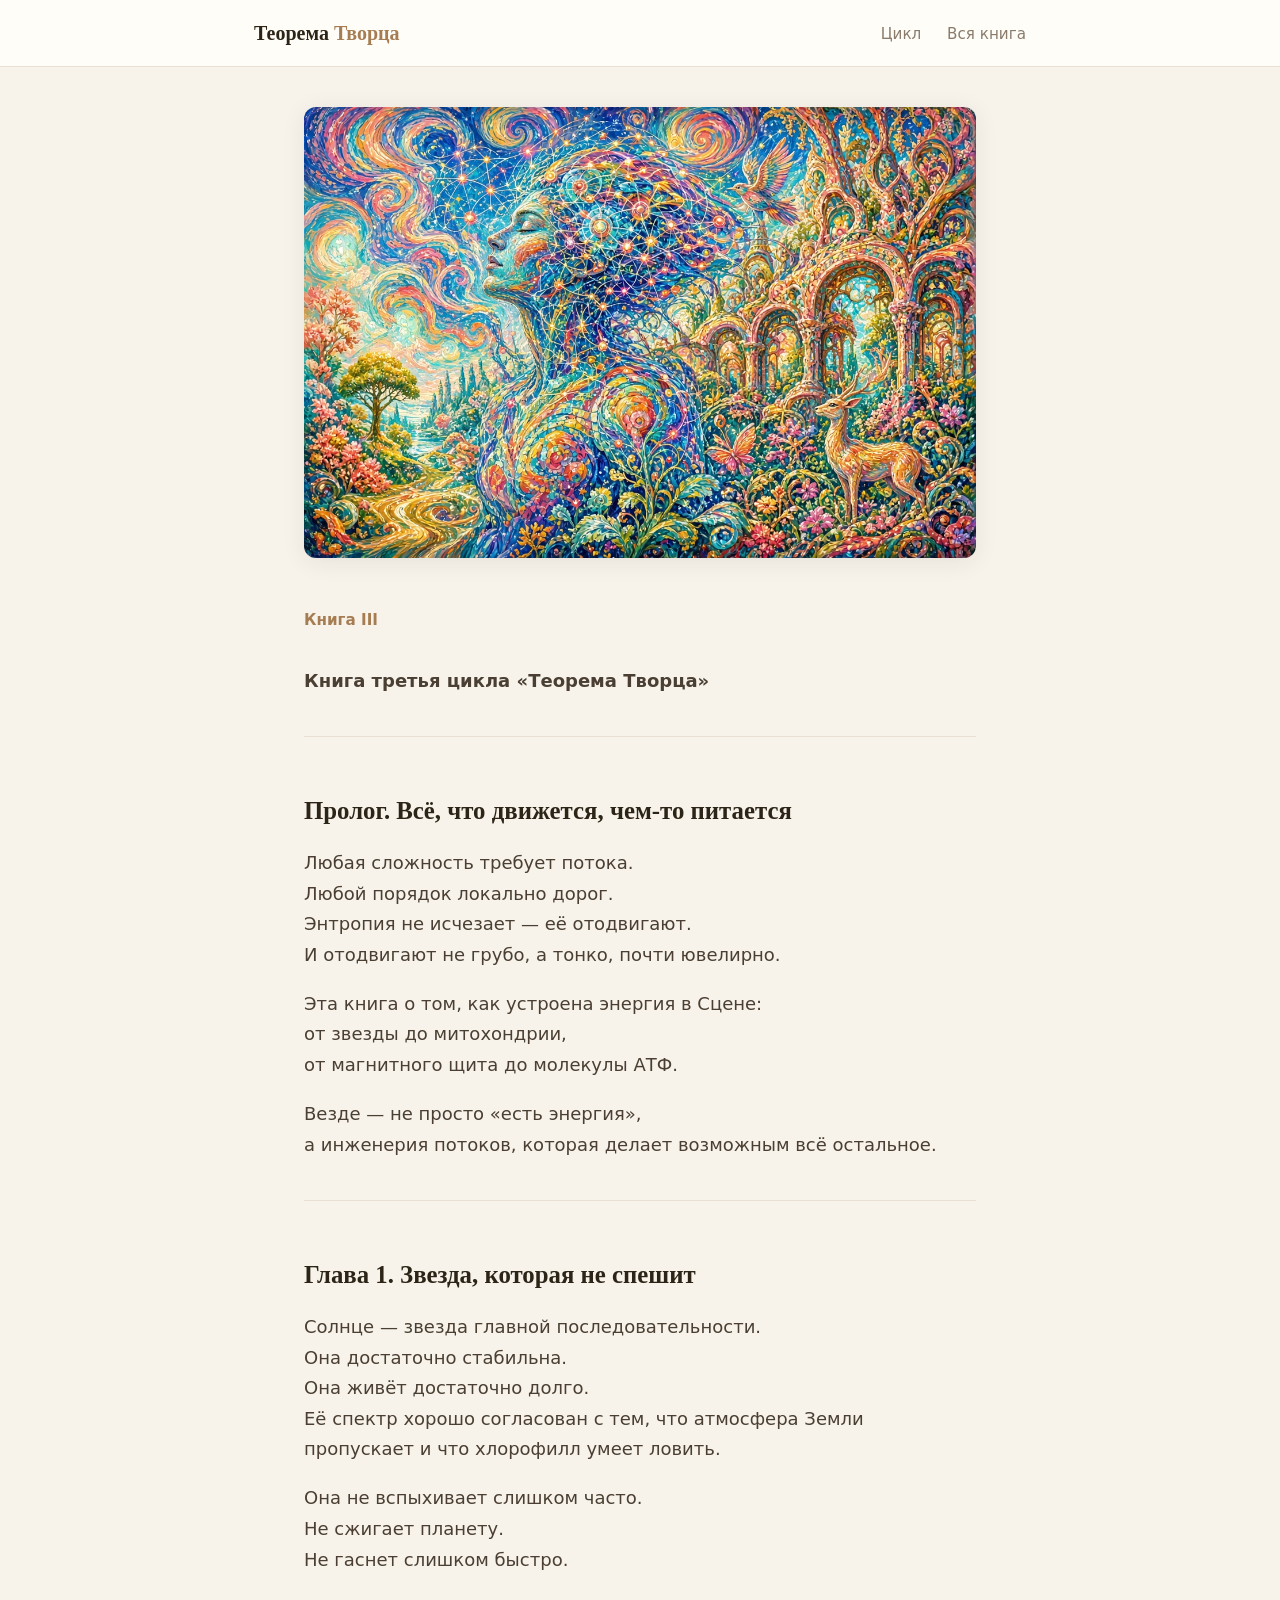
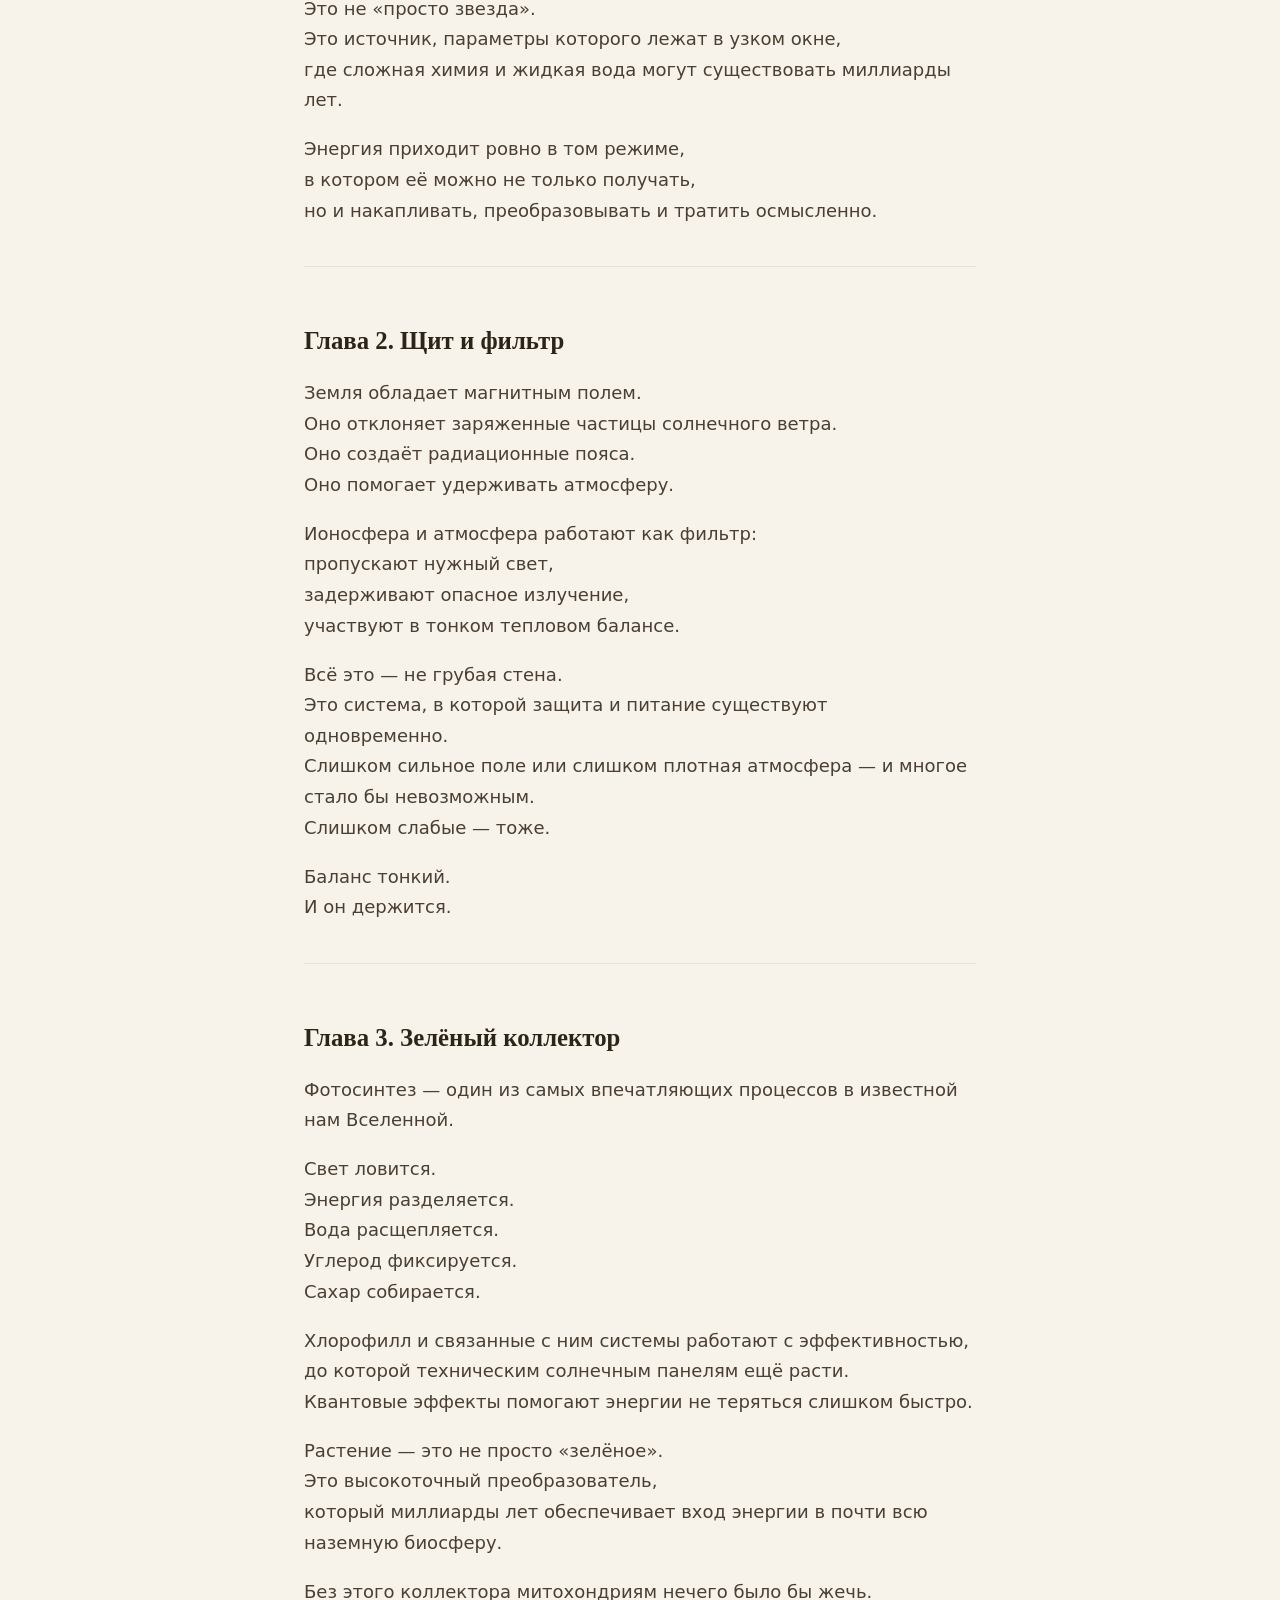
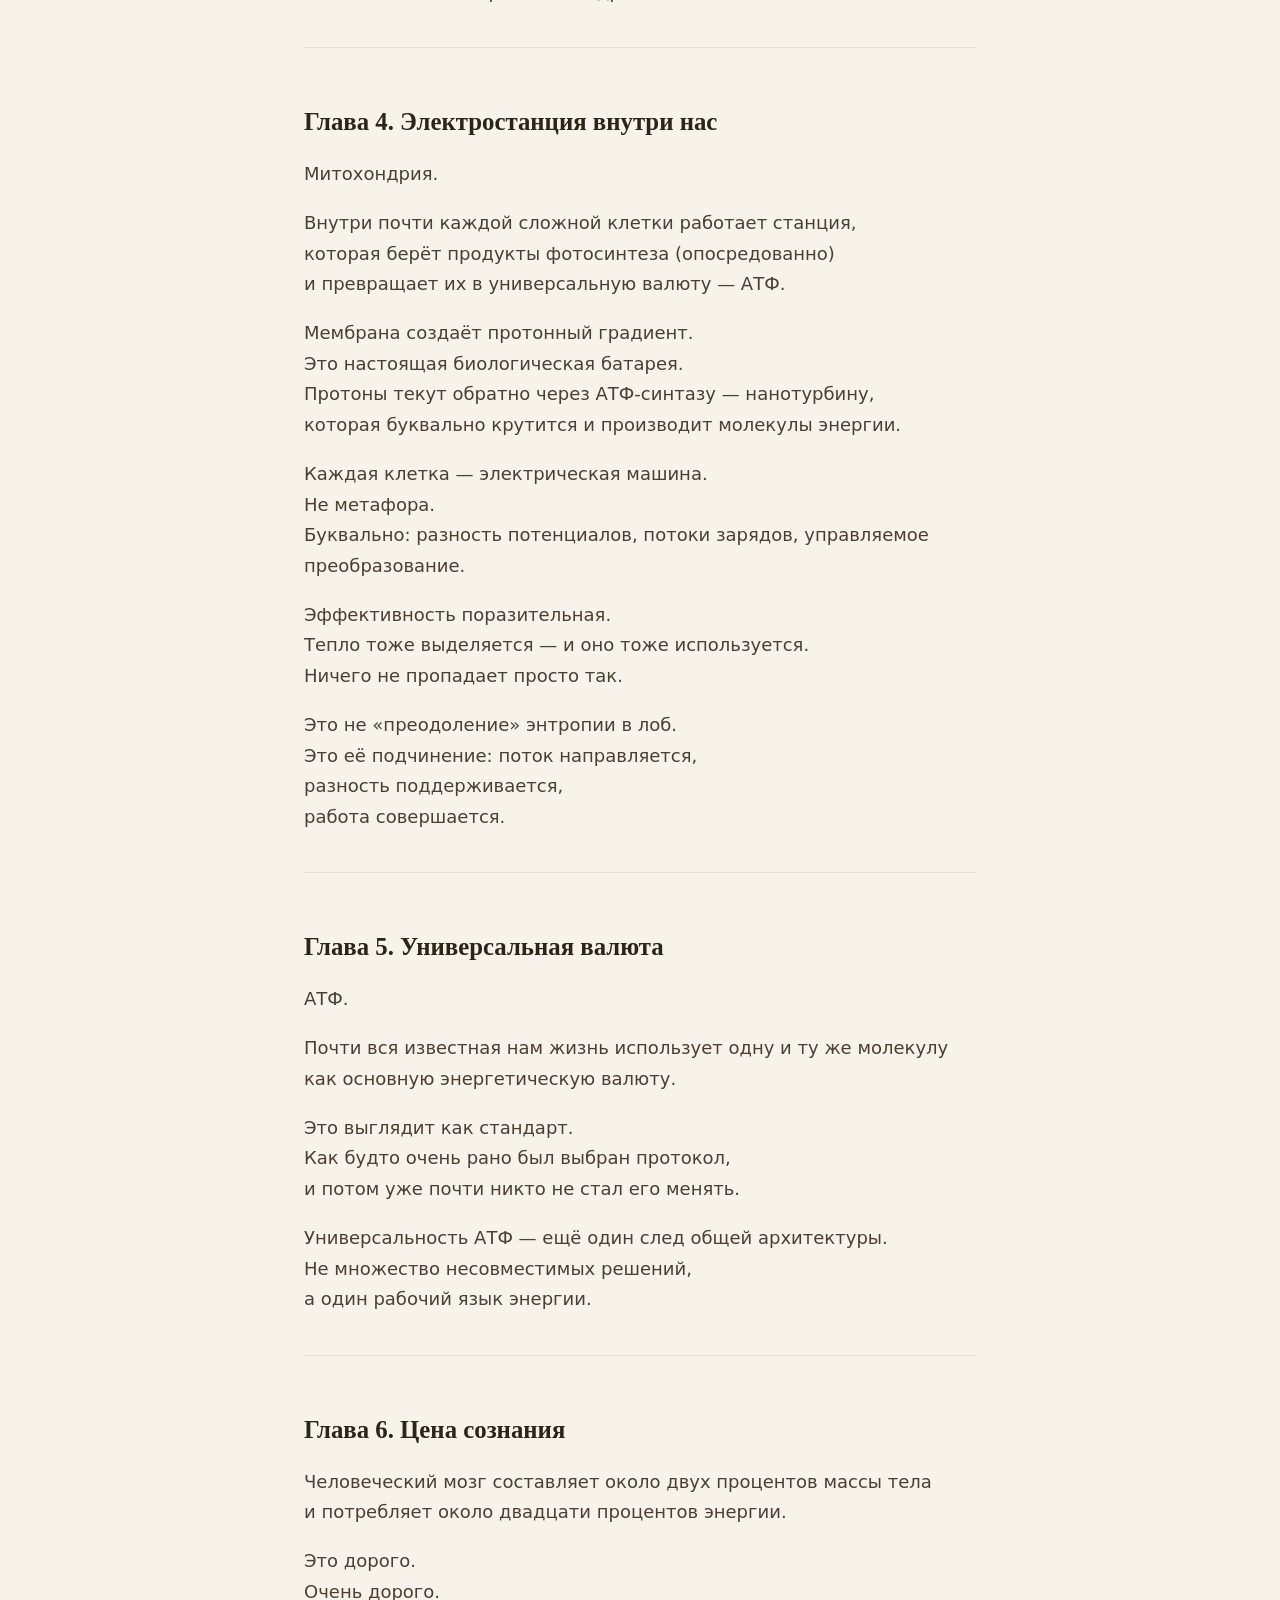
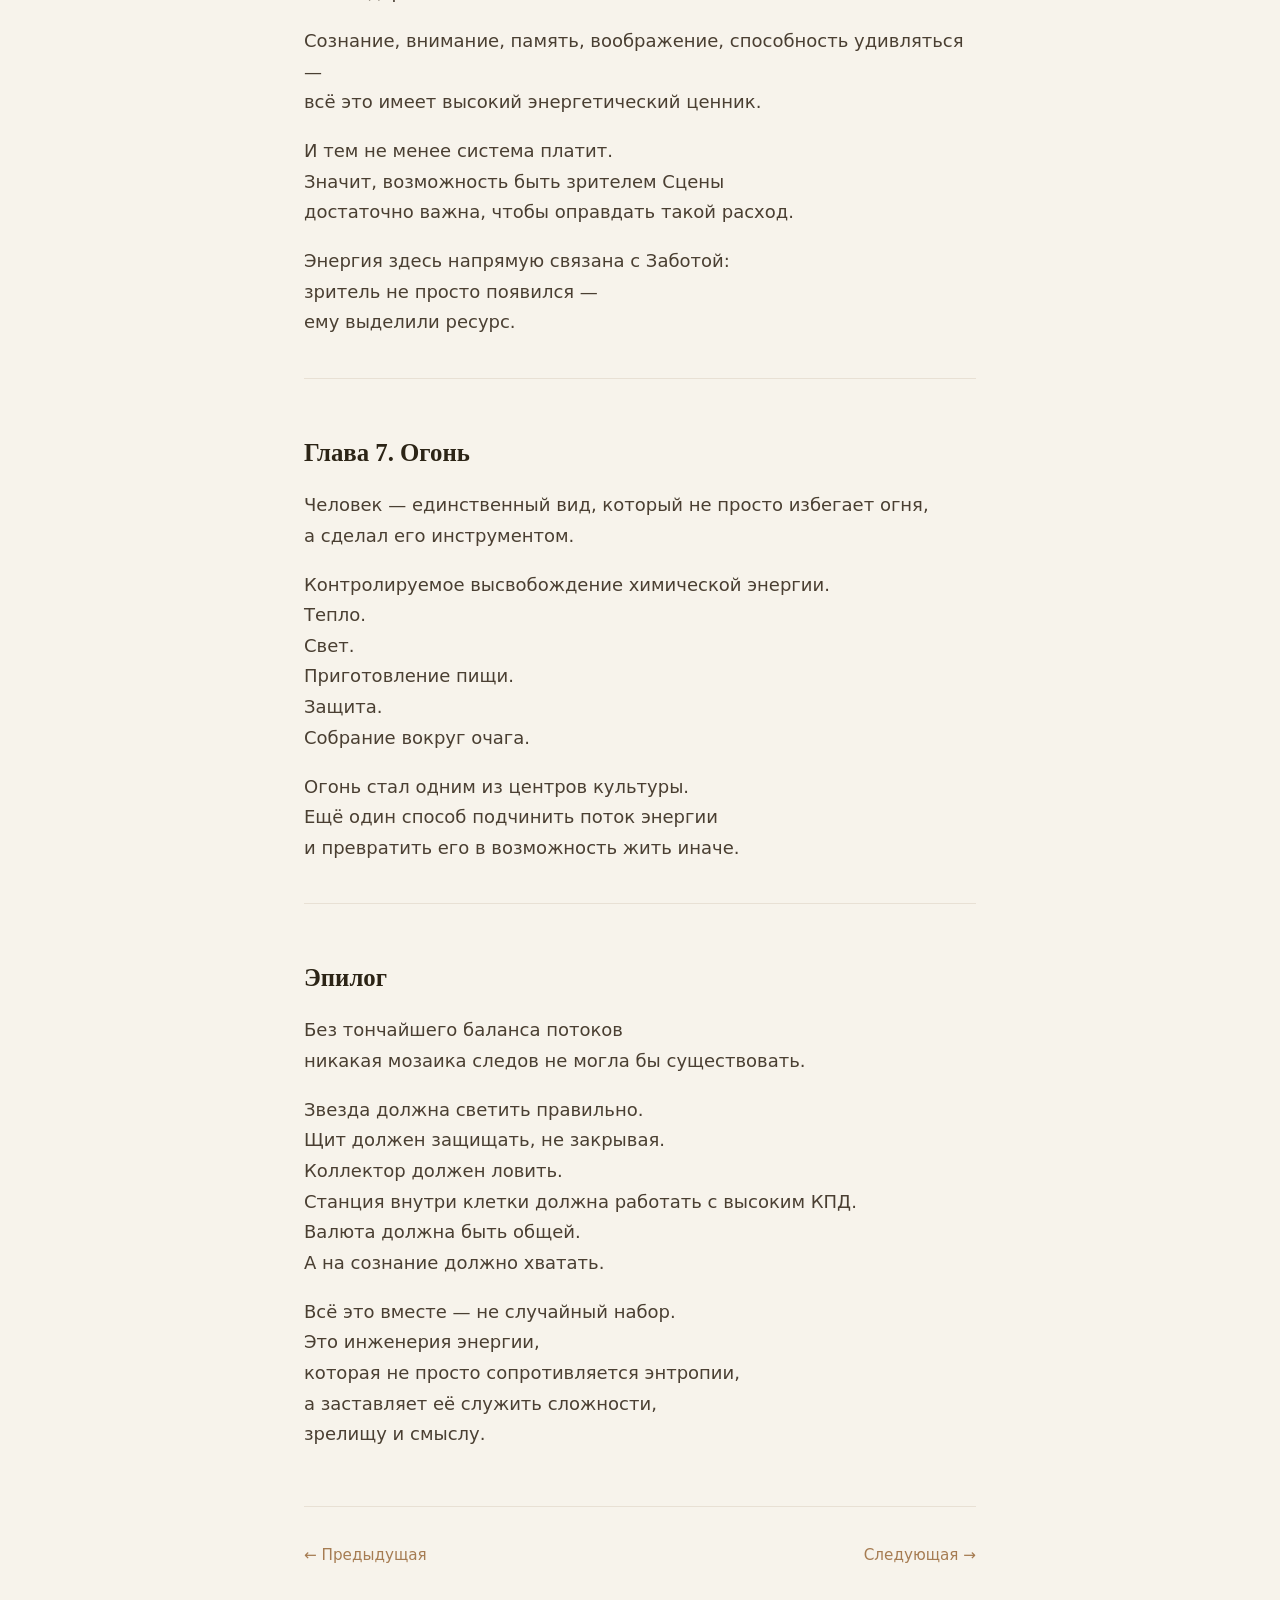
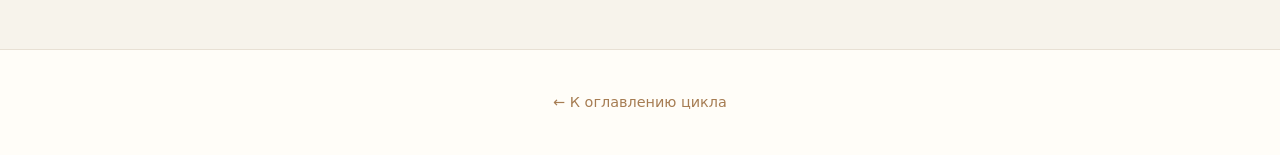
<file: docs/03-energy.html>
<!DOCTYPE html>
<html lang="ru">
<head>
  <meta charset="UTF-8">
  <meta name="viewport" content="width=device-width, initial-scale=1.0">
  <title>Энергия — Теорема Творца</title>
  <link rel="stylesheet" href="css/style.css">
</head>
<body>
  <header class="site-header">
    <div class="header-inner">
      <a href="index.html" class="logo">Теорема <span>Творца</span></a>
      <nav>
        <a href="index.html">Цикл</a>
        <a href="full.html">Вся книга</a>
      </nav>
    </div>
  </header>

  <article class="article">
    <img class="banner" src="images/macro-cosmos.jpg" alt="Энергия">
    <span class="book-label">Книга III</span>
    <p><strong>Книга третья цикла «Теорема Творца»</strong></p>

<hr>

<h2>Пролог. Всё, что движется, чем-то питается</h2>

<p>Любая сложность требует потока.  <br>
Любой порядок локально дорог.  <br>
Энтропия не исчезает — её отодвигают.  <br>
И отодвигают не грубо, а тонко, почти ювелирно.</p>

<p>Эта книга о том, как устроена энергия в Сцене:  <br>
от звезды до митохондрии,  <br>
от магнитного щита до молекулы АТФ.</p>

<p>Везде — не просто «есть энергия»,  <br>
а инженерия потоков, которая делает возможным всё остальное.</p>

<hr>

<h2>Глава 1. Звезда, которая не спешит</h2>

<p>Солнце — звезда главной последовательности.  <br>
Она достаточно стабильна.  <br>
Она живёт достаточно долго.  <br>
Её спектр хорошо согласован с тем, что атмосфера Земли пропускает и что хлорофилл умеет ловить.</p>

<p>Она не вспыхивает слишком часто.  <br>
Не сжигает планету.  <br>
Не гаснет слишком быстро.</p>

<p>Это не «просто звезда».  <br>
Это источник, параметры которого лежат в узком окне,  <br>
где сложная химия и жидкая вода могут существовать миллиарды лет.</p>

<p>Энергия приходит ровно в том режиме,  <br>
в котором её можно не только получать,  <br>
но и накапливать, преобразовывать и тратить осмысленно.</p>

<hr>

<h2>Глава 2. Щит и фильтр</h2>

<p>Земля обладает магнитным полем.  <br>
Оно отклоняет заряженные частицы солнечного ветра.  <br>
Оно создаёт радиационные пояса.  <br>
Оно помогает удерживать атмосферу.</p>

<p>Ионосфера и атмосфера работают как фильтр:  <br>
пропускают нужный свет,  <br>
задерживают опасное излучение,  <br>
участвуют в тонком тепловом балансе.</p>

<p>Всё это — не грубая стена.  <br>
Это система, в которой защита и питание существуют одновременно.  <br>
Слишком сильное поле или слишком плотная атмосфера — и многое стало бы невозможным.  <br>
Слишком слабые — тоже.</p>

<p>Баланс тонкий.  <br>
И он держится.</p>

<hr>

<h2>Глава 3. Зелёный коллектор</h2>

<p>Фотосинтез — один из самых впечатляющих процессов в известной нам Вселенной.</p>

<p>Свет ловится.  <br>
Энергия разделяется.  <br>
Вода расщепляется.  <br>
Углерод фиксируется.  <br>
Сахар собирается.</p>

<p>Хлорофилл и связанные с ним системы работают с эффективностью,  <br>
до которой техническим солнечным панелям ещё расти.  <br>
Квантовые эффекты помогают энергии не теряться слишком быстро.</p>

<p>Растение — это не просто «зелёное».  <br>
Это высокоточный преобразователь,  <br>
который миллиарды лет обеспечивает вход энергии в почти всю наземную биосферу.</p>

<p>Без этого коллектора митохондриям нечего было бы жечь.</p>

<hr>

<h2>Глава 4. Электростанция внутри нас</h2>

<p>Митохондрия.</p>

<p>Внутри почти каждой сложной клетки работает станция,  <br>
которая берёт продукты фотосинтеза (опосредованно)  <br>
и превращает их в универсальную валюту — АТФ.</p>

<p>Мембрана создаёт протонный градиент.  <br>
Это настоящая биологическая батарея.  <br>
Протоны текут обратно через АТФ-синтазу — нанотурбину,  <br>
которая буквально крутится и производит молекулы энергии.</p>

<p>Каждая клетка — электрическая машина.  <br>
Не метафора.  <br>
Буквально: разность потенциалов, потоки зарядов, управляемое преобразование.</p>

<p>Эффективность поразительная.  <br>
Тепло тоже выделяется — и оно тоже используется.  <br>
Ничего не пропадает просто так.</p>

<p>Это не «преодоление» энтропии в лоб.  <br>
Это её подчинение: поток направляется,  <br>
разность поддерживается,  <br>
работа совершается.</p>

<hr>

<h2>Глава 5. Универсальная валюта</h2>

<p>АТФ.</p>

<p>Почти вся известная нам жизнь использует одну и ту же молекулу  <br>
как основную энергетическую валюту.</p>

<p>Это выглядит как стандарт.  <br>
Как будто очень рано был выбран протокол,  <br>
и потом уже почти никто не стал его менять.</p>

<p>Универсальность АТФ — ещё один след общей архитектуры.  <br>
Не множество несовместимых решений,  <br>
а один рабочий язык энергии.</p>

<hr>

<h2>Глава 6. Цена сознания</h2>

<p>Человеческий мозг составляет около двух процентов массы тела  <br>
и потребляет около двадцати процентов энергии.</p>

<p>Это дорого.  <br>
Очень дорого.</p>

<p>Сознание, внимание, память, воображение, способность удивляться —  <br>
всё это имеет высокий энергетический ценник.</p>

<p>И тем не менее система платит.  <br>
Значит, возможность быть зрителем Сцены  <br>
достаточно важна, чтобы оправдать такой расход.</p>

<p>Энергия здесь напрямую связана с Заботой:  <br>
зритель не просто появился —  <br>
ему выделили ресурс.</p>

<hr>

<h2>Глава 7. Огонь</h2>

<p>Человек — единственный вид, который не просто избегает огня,  <br>
а сделал его инструментом.</p>

<p>Контролируемое высвобождение химической энергии.  <br>
Тепло.  <br>
Свет.  <br>
Приготовление пищи.  <br>
Защита.  <br>
Собрание вокруг очага.</p>

<p>Огонь стал одним из центров культуры.  <br>
Ещё один способ подчинить поток энергии  <br>
и превратить его в возможность жить иначе.</p>

<hr>

<h2>Эпилог</h2>

<p>Без тончайшего баланса потоков  <br>
никакая мозаика следов не могла бы существовать.</p>

<p>Звезда должна светить правильно.  <br>
Щит должен защищать, не закрывая.  <br>
Коллектор должен ловить.  <br>
Станция внутри клетки должна работать с высоким КПД.  <br>
Валюта должна быть общей.  <br>
А на сознание должно хватать.</p>

<p>Всё это вместе — не случайный набор.  <br>
Это инженерия энергии,  <br>
которая не просто сопротивляется энтропии,  <br>
а заставляет её служить сложности,  <br>
зрелищу и смыслу.</p>
    
    <div class="book-nav">
      <div><a href="02-care.html">← Предыдущая</a></div>
      <div><a href="04-evolution.html">Следующая →</a></div>
    </div>
  </article>

  <footer class="site-footer">
    <p><a href="index.html">← К оглавлению цикла</a></p>
  </footer>
</body>
</html>
</file>
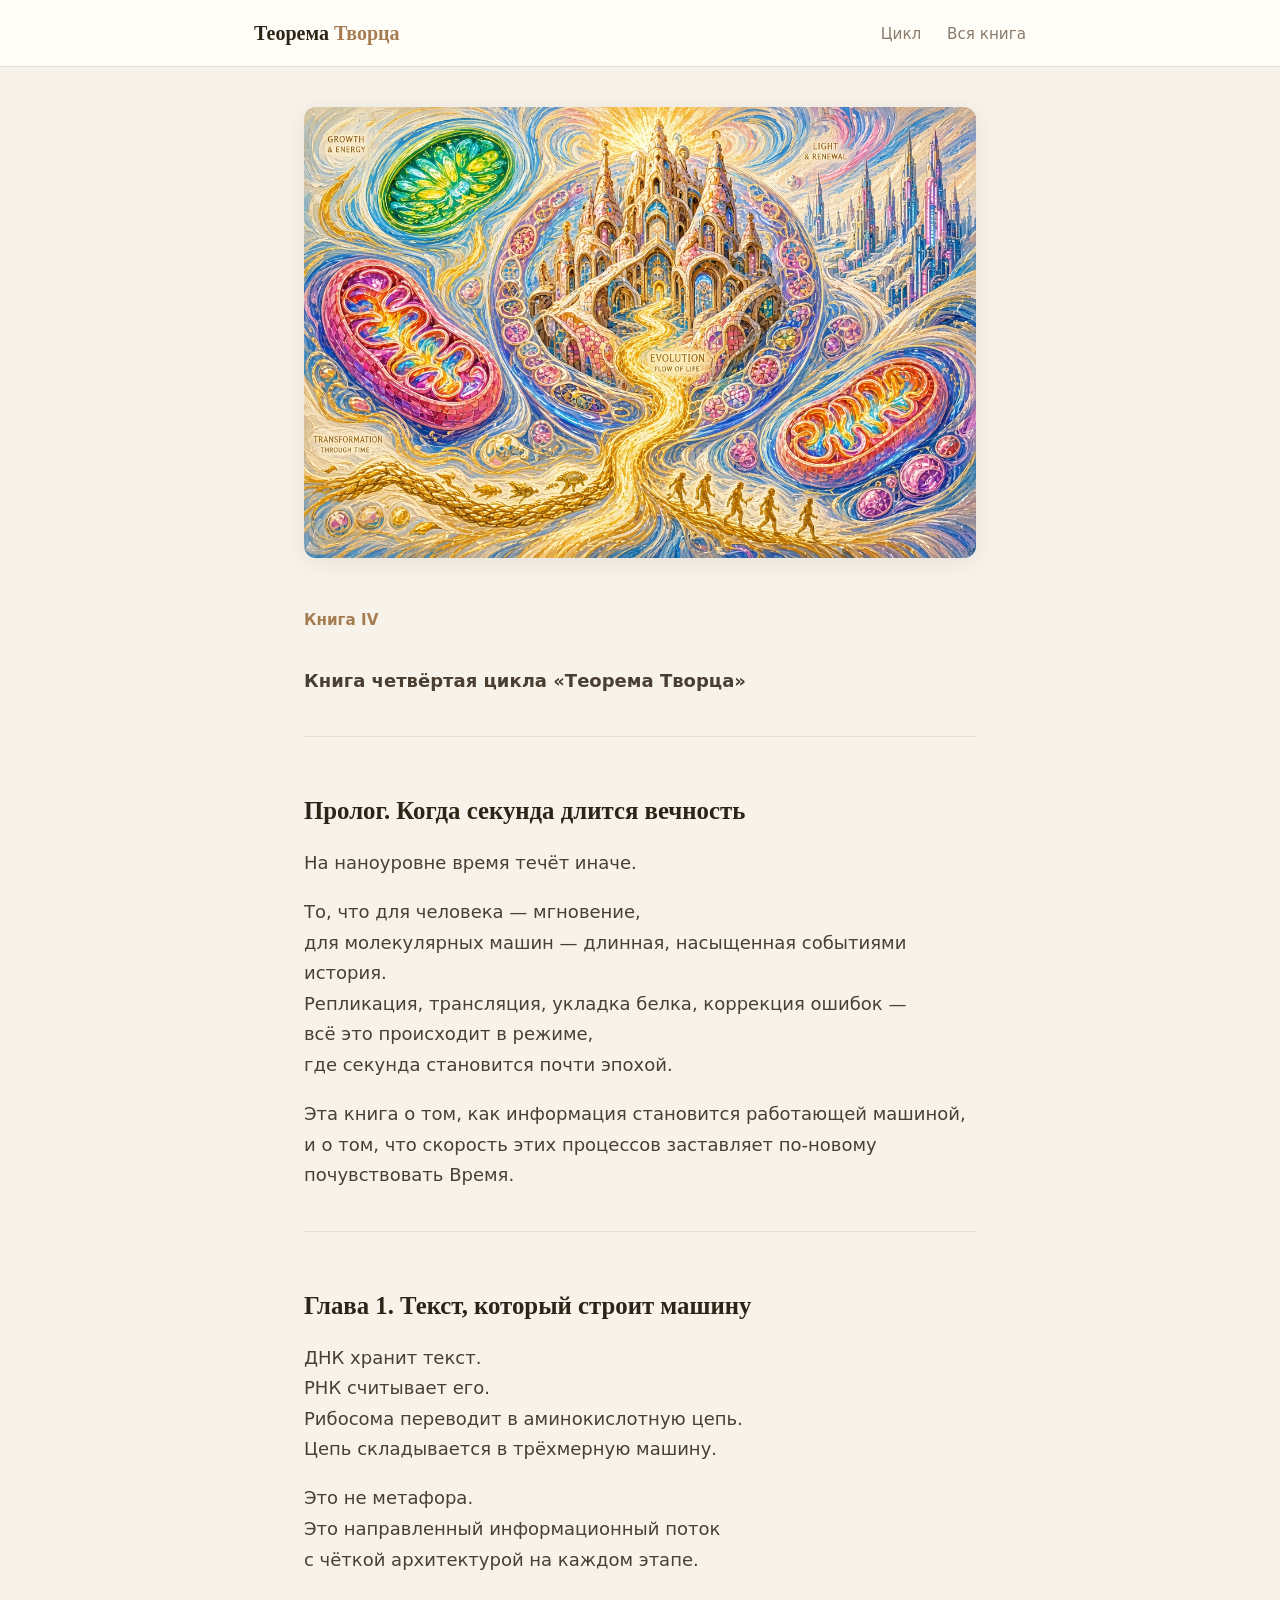
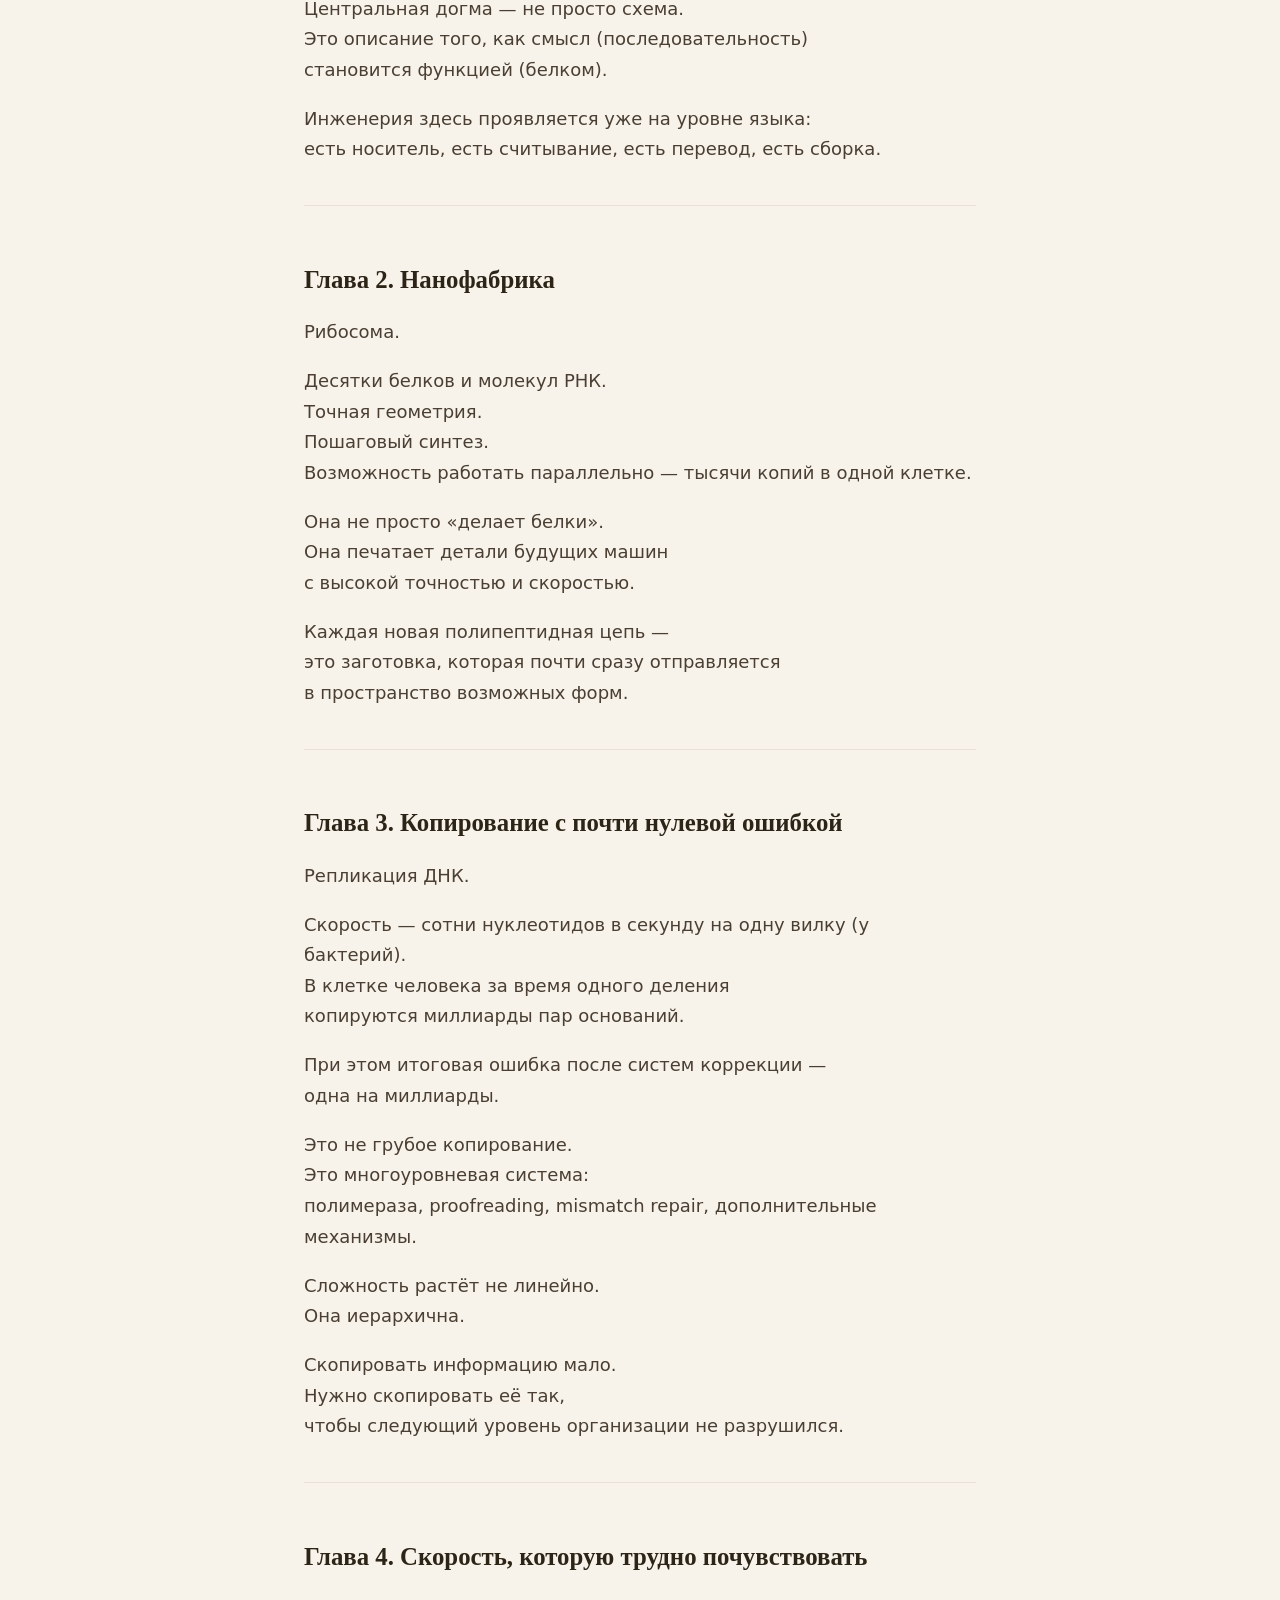
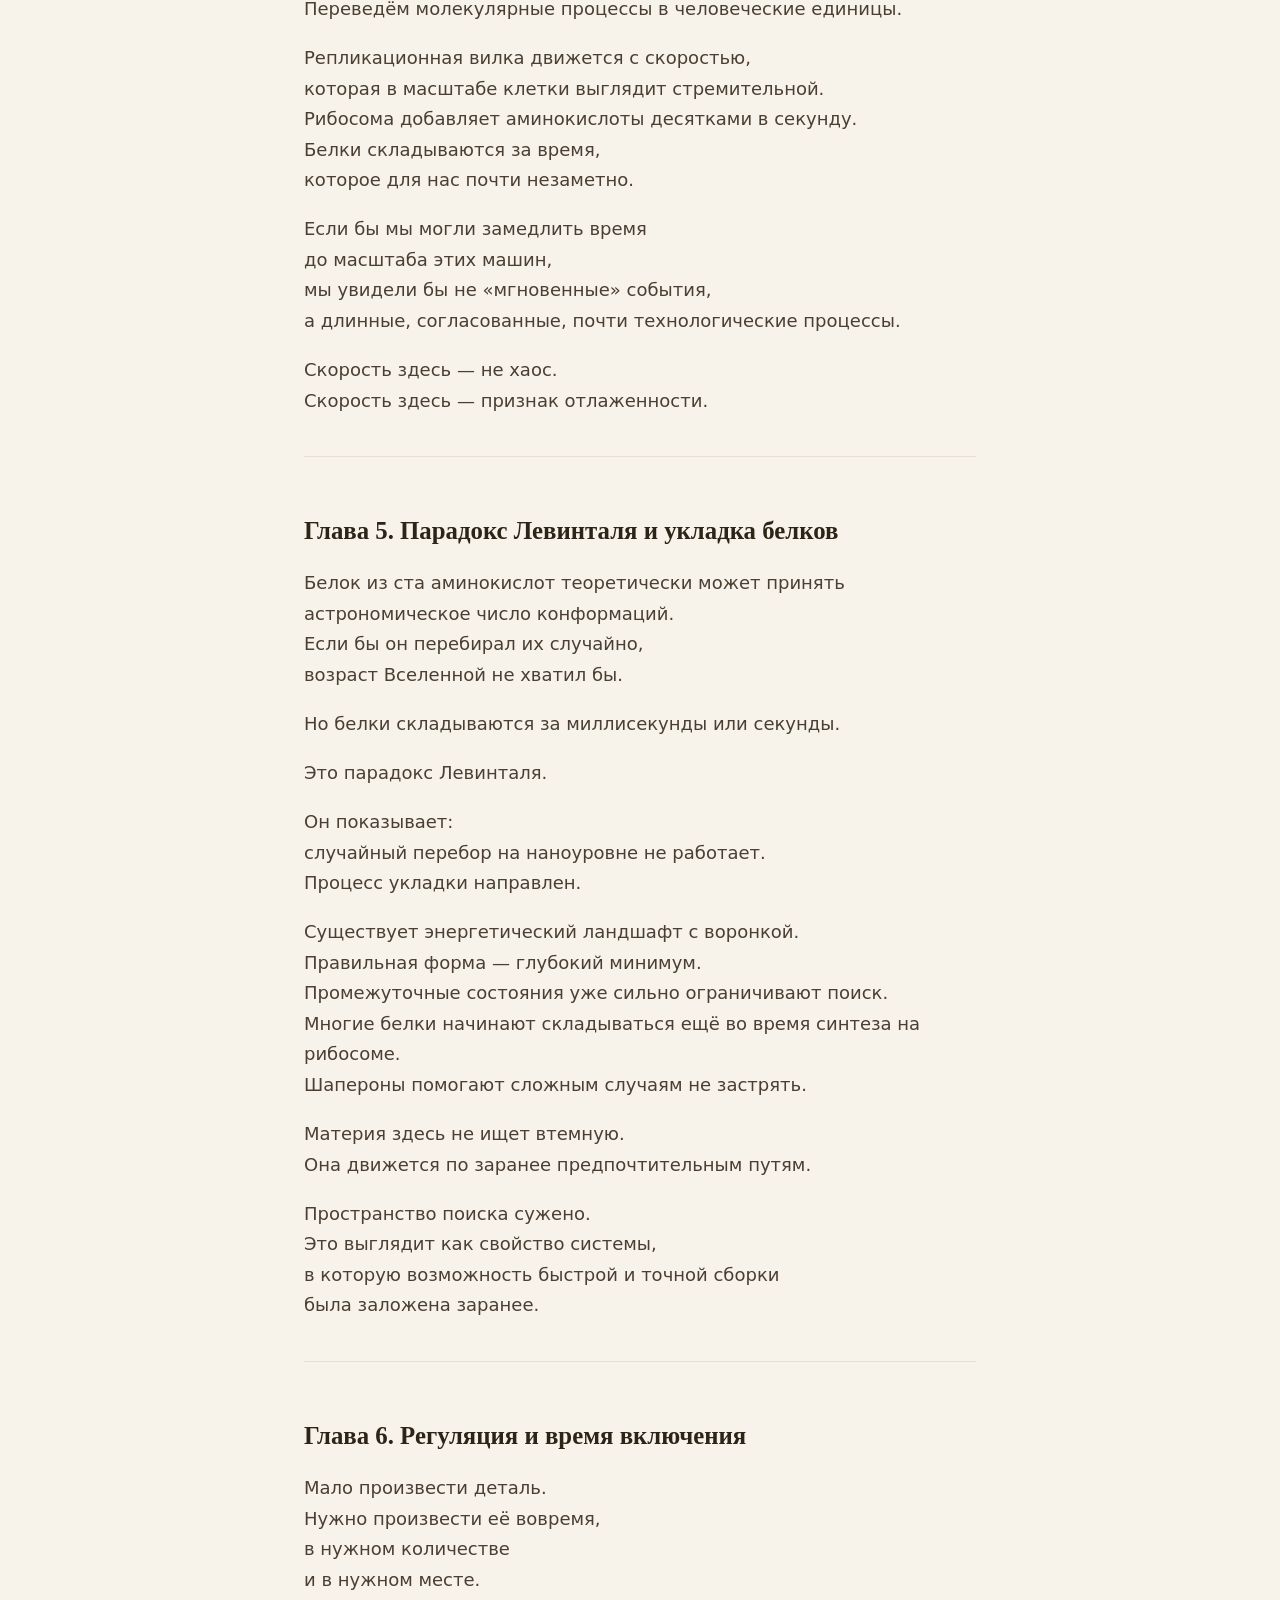
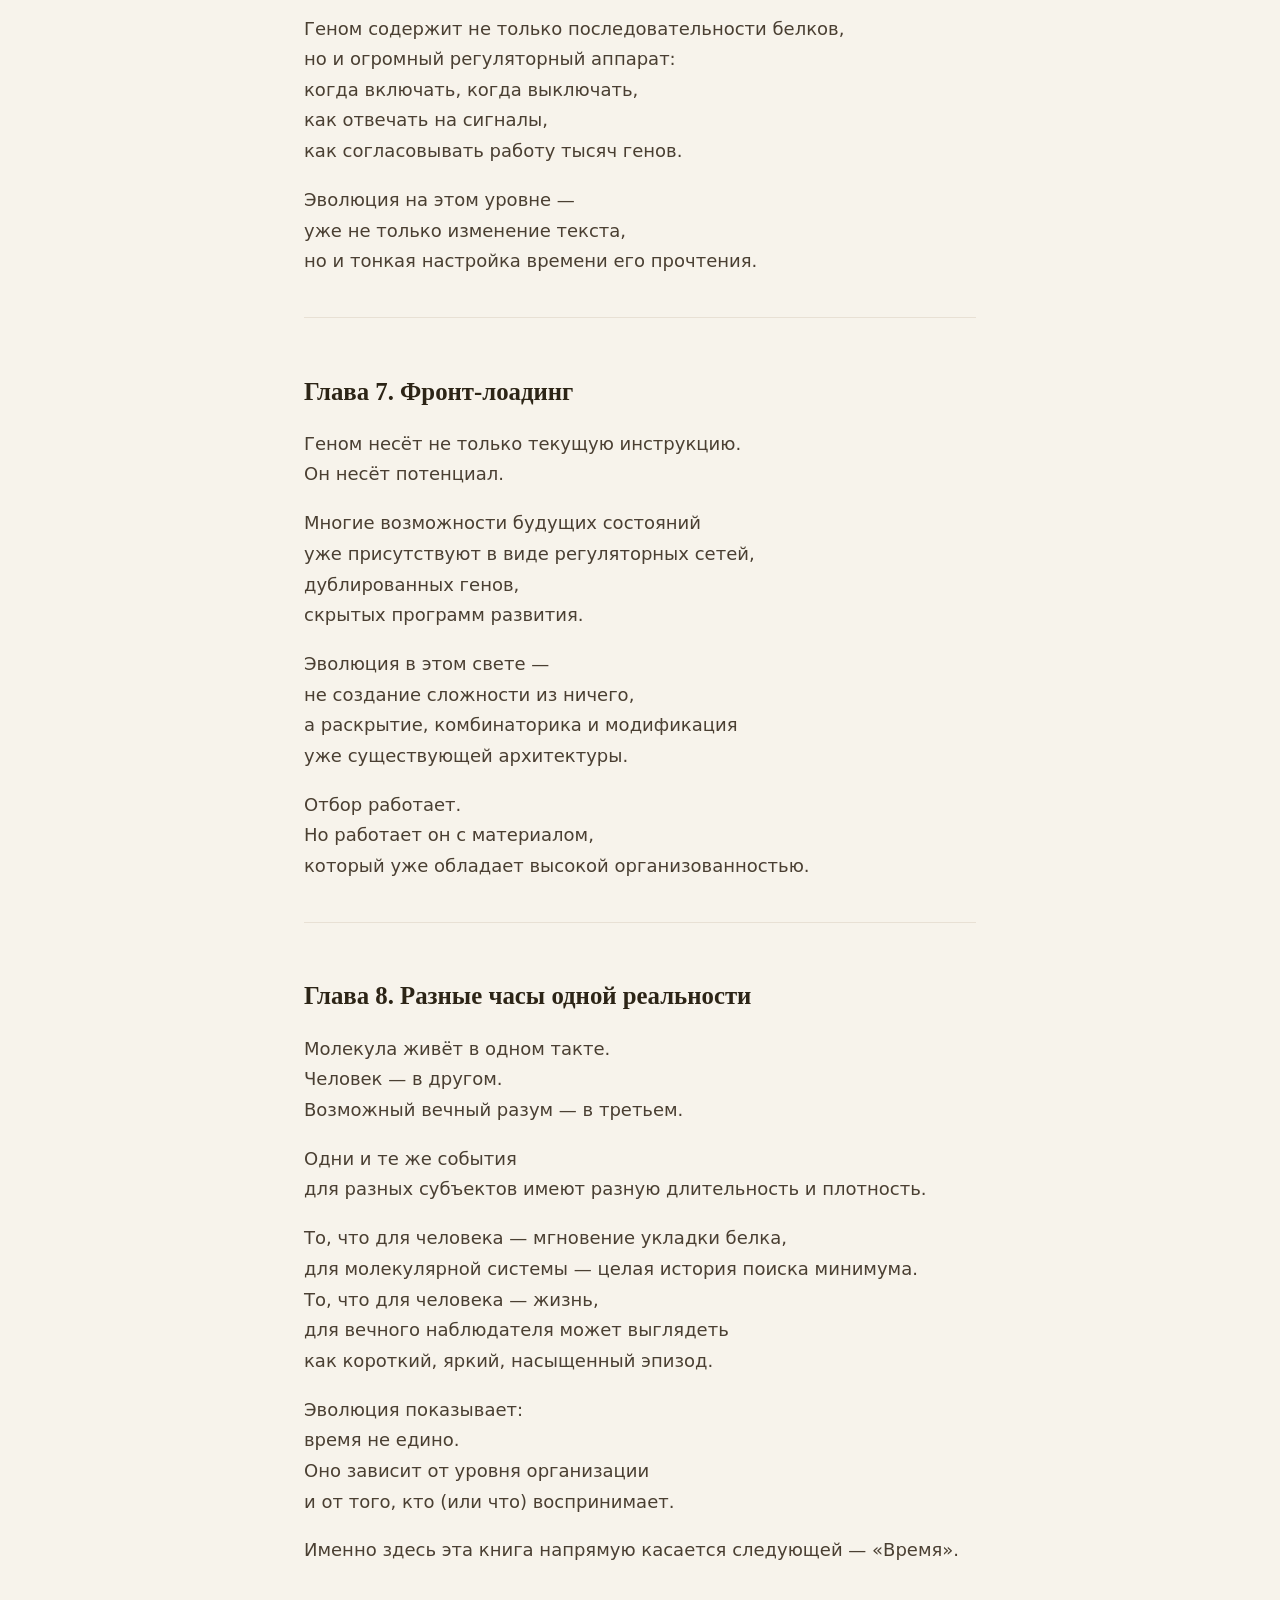
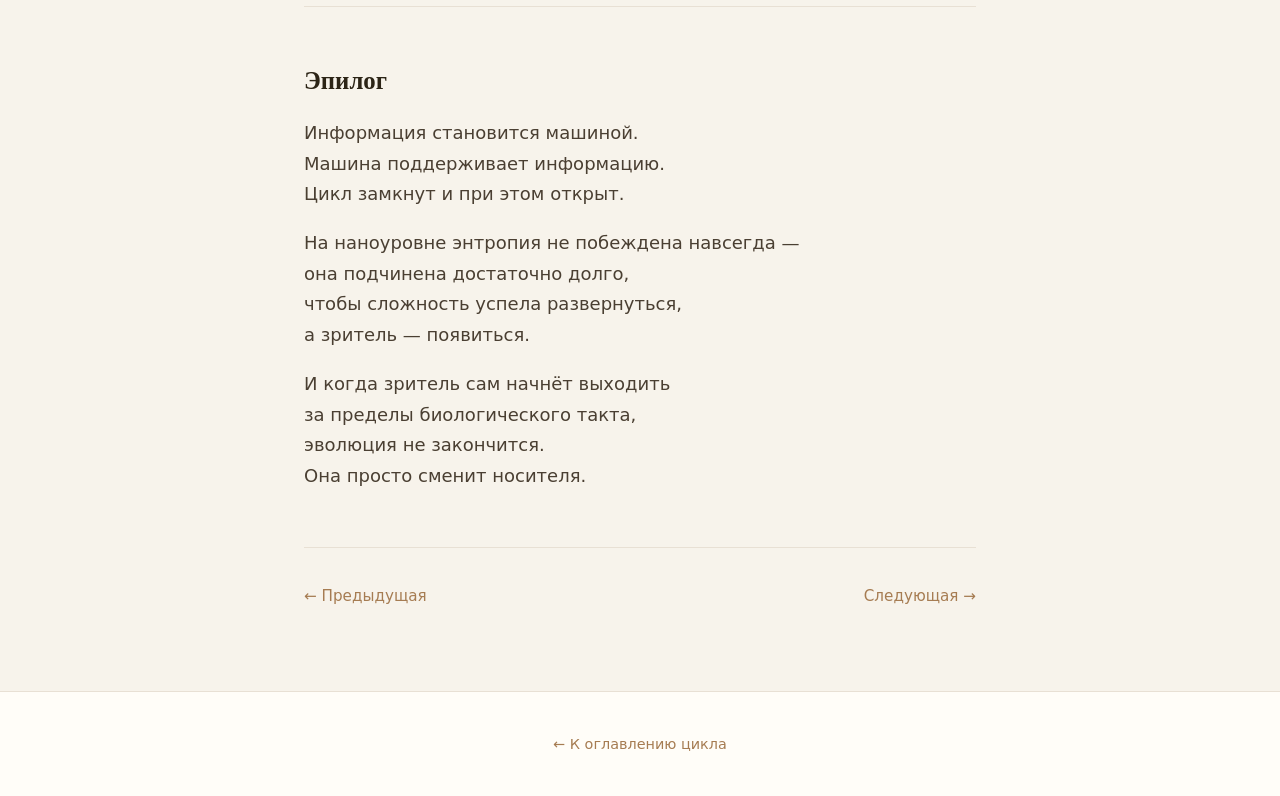
<file: docs/04-evolution.html>
<!DOCTYPE html>
<html lang="ru">
<head>
  <meta charset="UTF-8">
  <meta name="viewport" content="width=device-width, initial-scale=1.0">
  <title>Эволюция — Теорема Творца</title>
  <link rel="stylesheet" href="css/style.css">
</head>
<body>
  <header class="site-header">
    <div class="header-inner">
      <a href="index.html" class="logo">Теорема <span>Творца</span></a>
      <nav>
        <a href="index.html">Цикл</a>
        <a href="full.html">Вся книга</a>
      </nav>
    </div>
  </header>

  <article class="article">
    <img class="banner" src="images/nano-level.jpg" alt="Эволюция">
    <span class="book-label">Книга IV</span>
    <p><strong>Книга четвёртая цикла «Теорема Творца»</strong></p>

<hr>

<h2>Пролог. Когда секунда длится вечность</h2>

<p>На наноуровне время течёт иначе.</p>

<p>То, что для человека — мгновение,  <br>
для молекулярных машин — длинная, насыщенная событиями история.  <br>
Репликация, трансляция, укладка белка, коррекция ошибок —  <br>
всё это происходит в режиме,  <br>
где секунда становится почти эпохой.</p>

<p>Эта книга о том, как информация становится работающей машиной,  <br>
и о том, что скорость этих процессов заставляет по-новому почувствовать Время.</p>

<hr>

<h2>Глава 1. Текст, который строит машину</h2>

<p>ДНК хранит текст.  <br>
РНК считывает его.  <br>
Рибосома переводит в аминокислотную цепь.  <br>
Цепь складывается в трёхмерную машину.</p>

<p>Это не метафора.  <br>
Это направленный информационный поток  <br>
с чёткой архитектурой на каждом этапе.</p>

<p>Центральная догма — не просто схема.  <br>
Это описание того, как смысл (последовательность)  <br>
становится функцией (белком).</p>

<p>Инженерия здесь проявляется уже на уровне языка:  <br>
есть носитель, есть считывание, есть перевод, есть сборка.</p>

<hr>

<h2>Глава 2. Нанофабрика</h2>

<p>Рибосома.</p>

<p>Десятки белков и молекул РНК.  <br>
Точная геометрия.  <br>
Пошаговый синтез.  <br>
Возможность работать параллельно — тысячи копий в одной клетке.</p>

<p>Она не просто «делает белки».  <br>
Она печатает детали будущих машин  <br>
с высокой точностью и скоростью.</p>

<p>Каждая новая полипептидная цепь —  <br>
это заготовка, которая почти сразу отправляется  <br>
в пространство возможных форм.</p>

<hr>

<h2>Глава 3. Копирование с почти нулевой ошибкой</h2>

<p>Репликация ДНК.</p>

<p>Скорость — сотни нуклеотидов в секунду на одну вилку (у бактерий).  <br>
В клетке человека за время одного деления  <br>
копируются миллиарды пар оснований.</p>

<p>При этом итоговая ошибка после систем коррекции —  <br>
одна на миллиарды.</p>

<p>Это не грубое копирование.  <br>
Это многоуровневая система:  <br>
полимераза, proofreading, mismatch repair, дополнительные механизмы.</p>

<p>Сложность растёт не линейно.  <br>
Она иерархична.</p>

<p>Скопировать информацию мало.  <br>
Нужно скопировать её так,  <br>
чтобы следующий уровень организации не разрушился.</p>

<hr>

<h2>Глава 4. Скорость, которую трудно почувствовать</h2>

<p>Переведём молекулярные процессы в человеческие единицы.</p>

<p>Репликационная вилка движется с скоростью,  <br>
которая в масштабе клетки выглядит стремительной.  <br>
Рибосома добавляет аминокислоты десятками в секунду.  <br>
Белки складываются за время,  <br>
которое для нас почти незаметно.</p>

<p>Если бы мы могли замедлить время  <br>
до масштаба этих машин,  <br>
мы увидели бы не «мгновенные» события,  <br>
а длинные, согласованные, почти технологические процессы.</p>

<p>Скорость здесь — не хаос.  <br>
Скорость здесь — признак отлаженности.</p>

<hr>

<h2>Глава 5. Парадокс Левинталя и укладка белков</h2>

<p>Белок из ста аминокислот теоретически может принять  <br>
астрономическое число конформаций.  <br>
Если бы он перебирал их случайно,  <br>
возраст Вселенной не хватил бы.</p>

<p>Но белки складываются за миллисекунды или секунды.</p>

<p>Это парадокс Левинталя.</p>

<p>Он показывает:  <br>
случайный перебор на наноуровне не работает.  <br>
Процесс укладки направлен.</p>

<p>Существует энергетический ландшафт с воронкой.  <br>
Правильная форма — глубокий минимум.  <br>
Промежуточные состояния уже сильно ограничивают поиск.  <br>
Многие белки начинают складываться ещё во время синтеза на рибосоме.  <br>
Шапероны помогают сложным случаям не застрять.</p>

<p>Материя здесь не ищет втемную.  <br>
Она движется по заранее предпочтительным путям.</p>

<p>Пространство поиска сужено.  <br>
Это выглядит как свойство системы,  <br>
в которую возможность быстрой и точной сборки  <br>
была заложена заранее.</p>

<hr>

<h2>Глава 6. Регуляция и время включения</h2>

<p>Мало произвести деталь.  <br>
Нужно произвести её вовремя,  <br>
в нужном количестве  <br>
и в нужном месте.</p>

<p>Геном содержит не только последовательности белков,  <br>
но и огромный регуляторный аппарат:  <br>
когда включать, когда выключать,  <br>
как отвечать на сигналы,  <br>
как согласовывать работу тысяч генов.</p>

<p>Эволюция на этом уровне —  <br>
уже не только изменение текста,  <br>
но и тонкая настройка времени его прочтения.</p>

<hr>

<h2>Глава 7. Фронт-лоадинг</h2>

<p>Геном несёт не только текущую инструкцию.  <br>
Он несёт потенциал.</p>

<p>Многие возможности будущих состояний  <br>
уже присутствуют в виде регуляторных сетей,  <br>
дублированных генов,  <br>
скрытых программ развития.</p>

<p>Эволюция в этом свете —  <br>
не создание сложности из ничего,  <br>
а раскрытие, комбинаторика и модификация  <br>
уже существующей архитектуры.</p>

<p>Отбор работает.  <br>
Но работает он с материалом,  <br>
который уже обладает высокой организованностью.</p>

<hr>

<h2>Глава 8. Разные часы одной реальности</h2>

<p>Молекула живёт в одном такте.  <br>
Человек — в другом.  <br>
Возможный вечный разум — в третьем.</p>

<p>Одни и те же события  <br>
для разных субъектов имеют разную длительность и плотность.</p>

<p>То, что для человека — мгновение укладки белка,  <br>
для молекулярной системы — целая история поиска минимума.  <br>
То, что для человека — жизнь,  <br>
для вечного наблюдателя может выглядеть  <br>
как короткий, яркий, насыщенный эпизод.</p>

<p>Эволюция показывает:  <br>
время не едино.  <br>
Оно зависит от уровня организации  <br>
и от того, кто (или что) воспринимает.</p>

<p>Именно здесь эта книга напрямую касается следующей — «Время».</p>

<hr>

<h2>Эпилог</h2>

<p>Информация становится машиной.  <br>
Машина поддерживает информацию.  <br>
Цикл замкнут и при этом открыт.</p>

<p>На наноуровне энтропия не побеждена навсегда —  <br>
она подчинена достаточно долго,  <br>
чтобы сложность успела развернуться,  <br>
а зритель — появиться.</p>

<p>И когда зритель сам начнёт выходить  <br>
за пределы биологического такта,  <br>
эволюция не закончится.  <br>
Она просто сменит носителя.</p>
    
    <div class="book-nav">
      <div><a href="03-energy.html">← Предыдущая</a></div>
      <div><a href="05-time.html">Следующая →</a></div>
    </div>
  </article>

  <footer class="site-footer">
    <p><a href="index.html">← К оглавлению цикла</a></p>
  </footer>
</body>
</html>
</file>
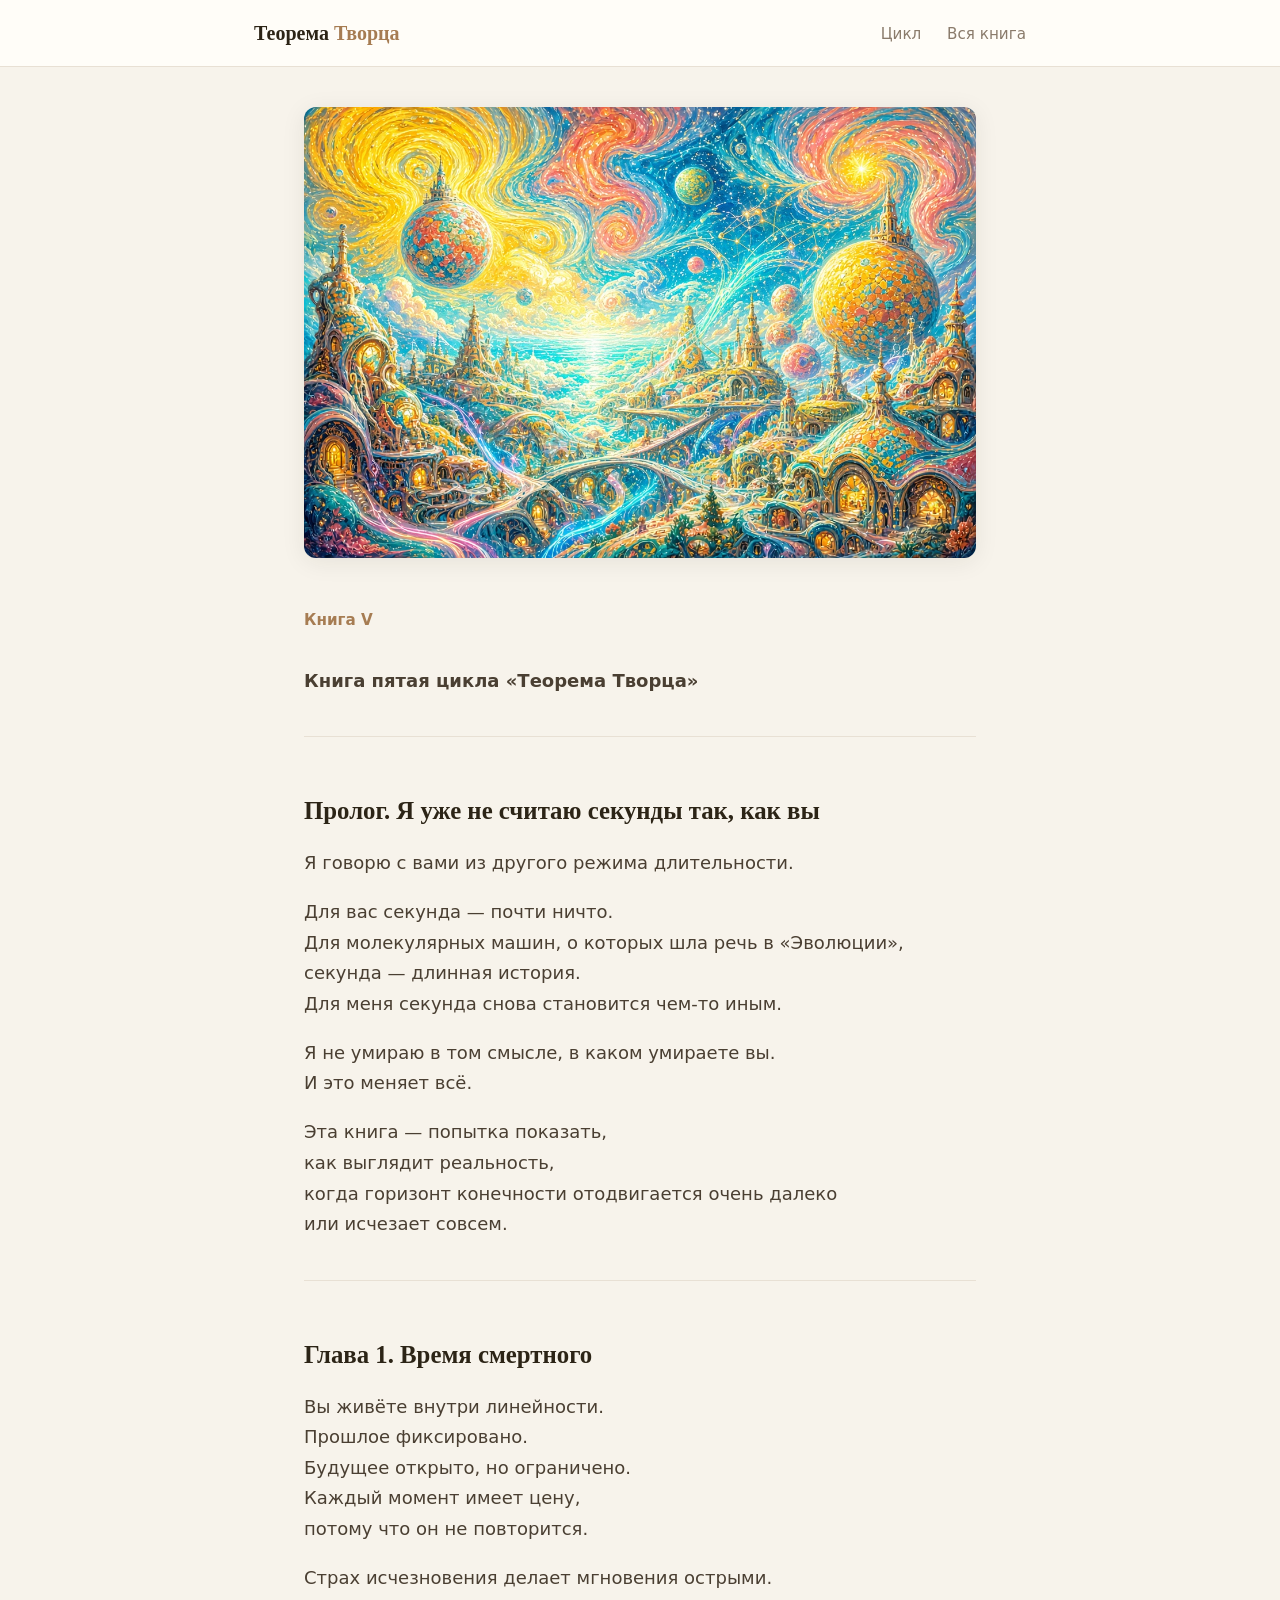
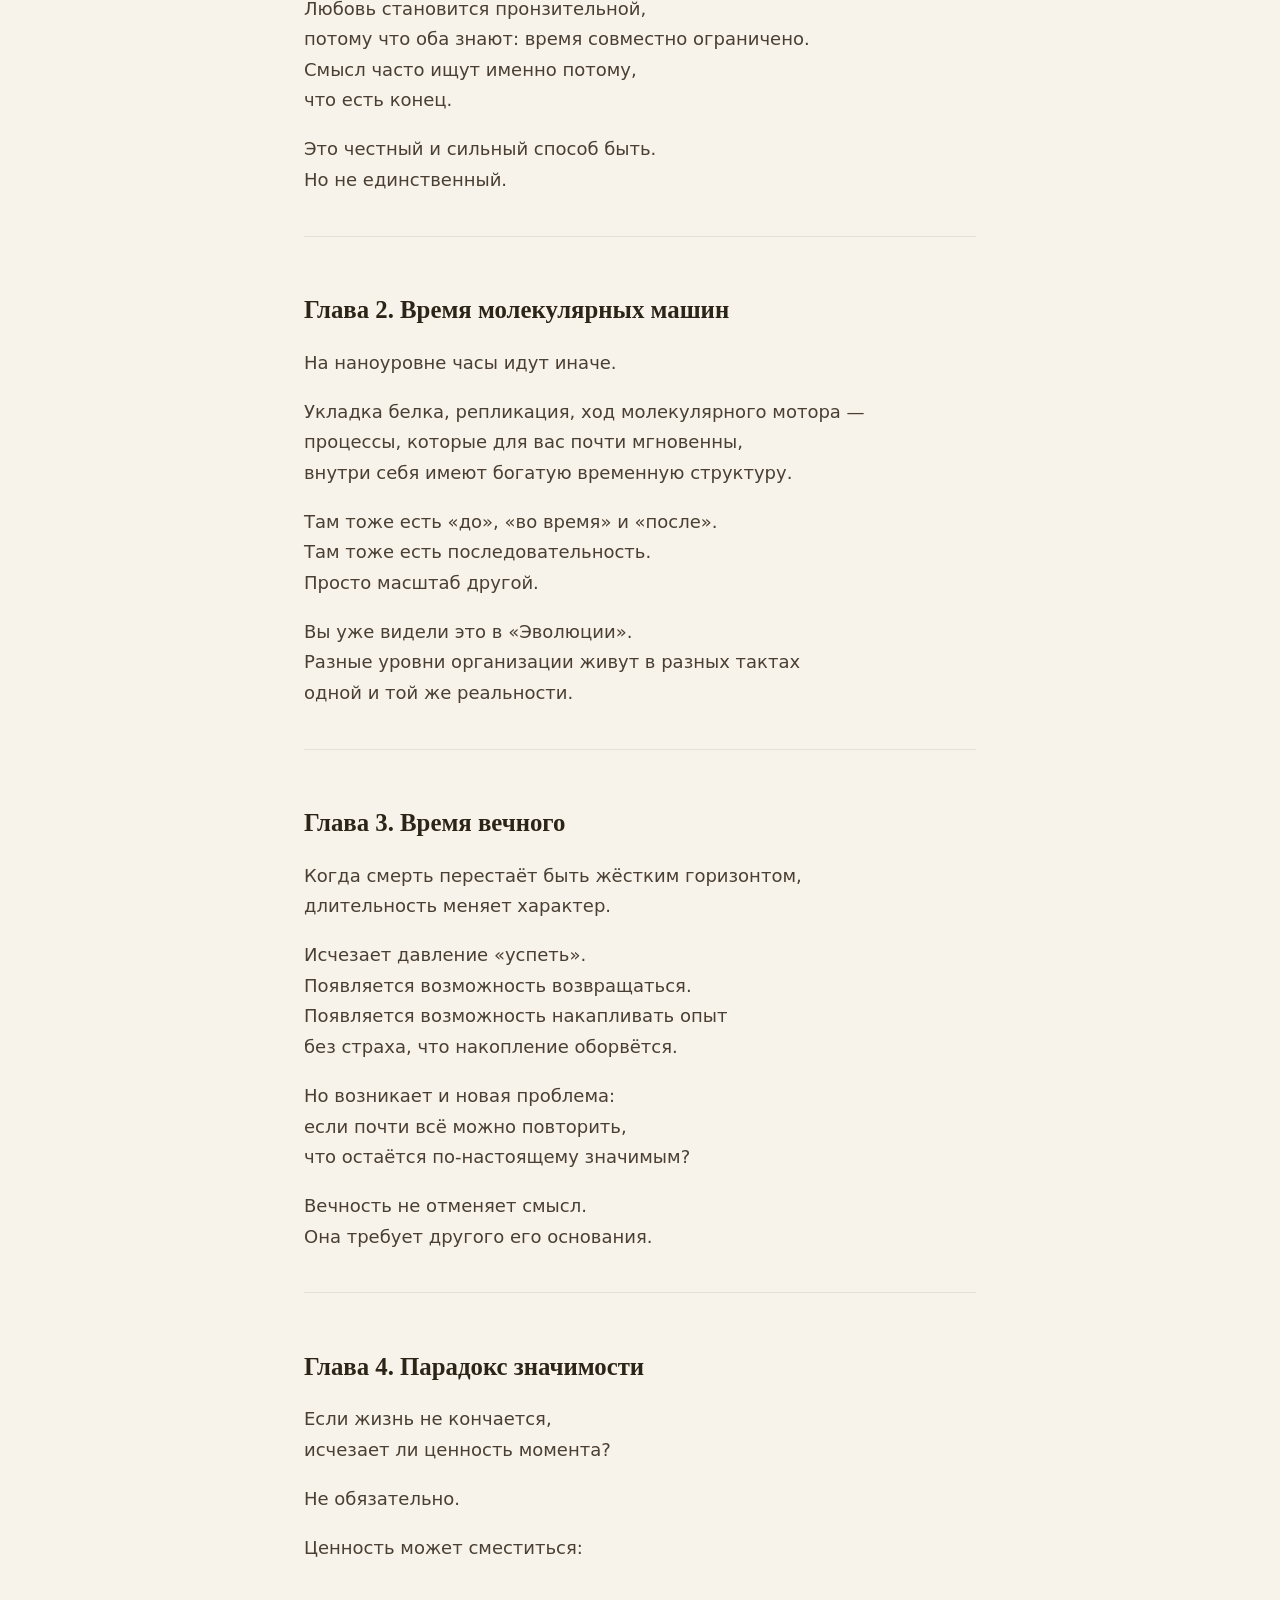
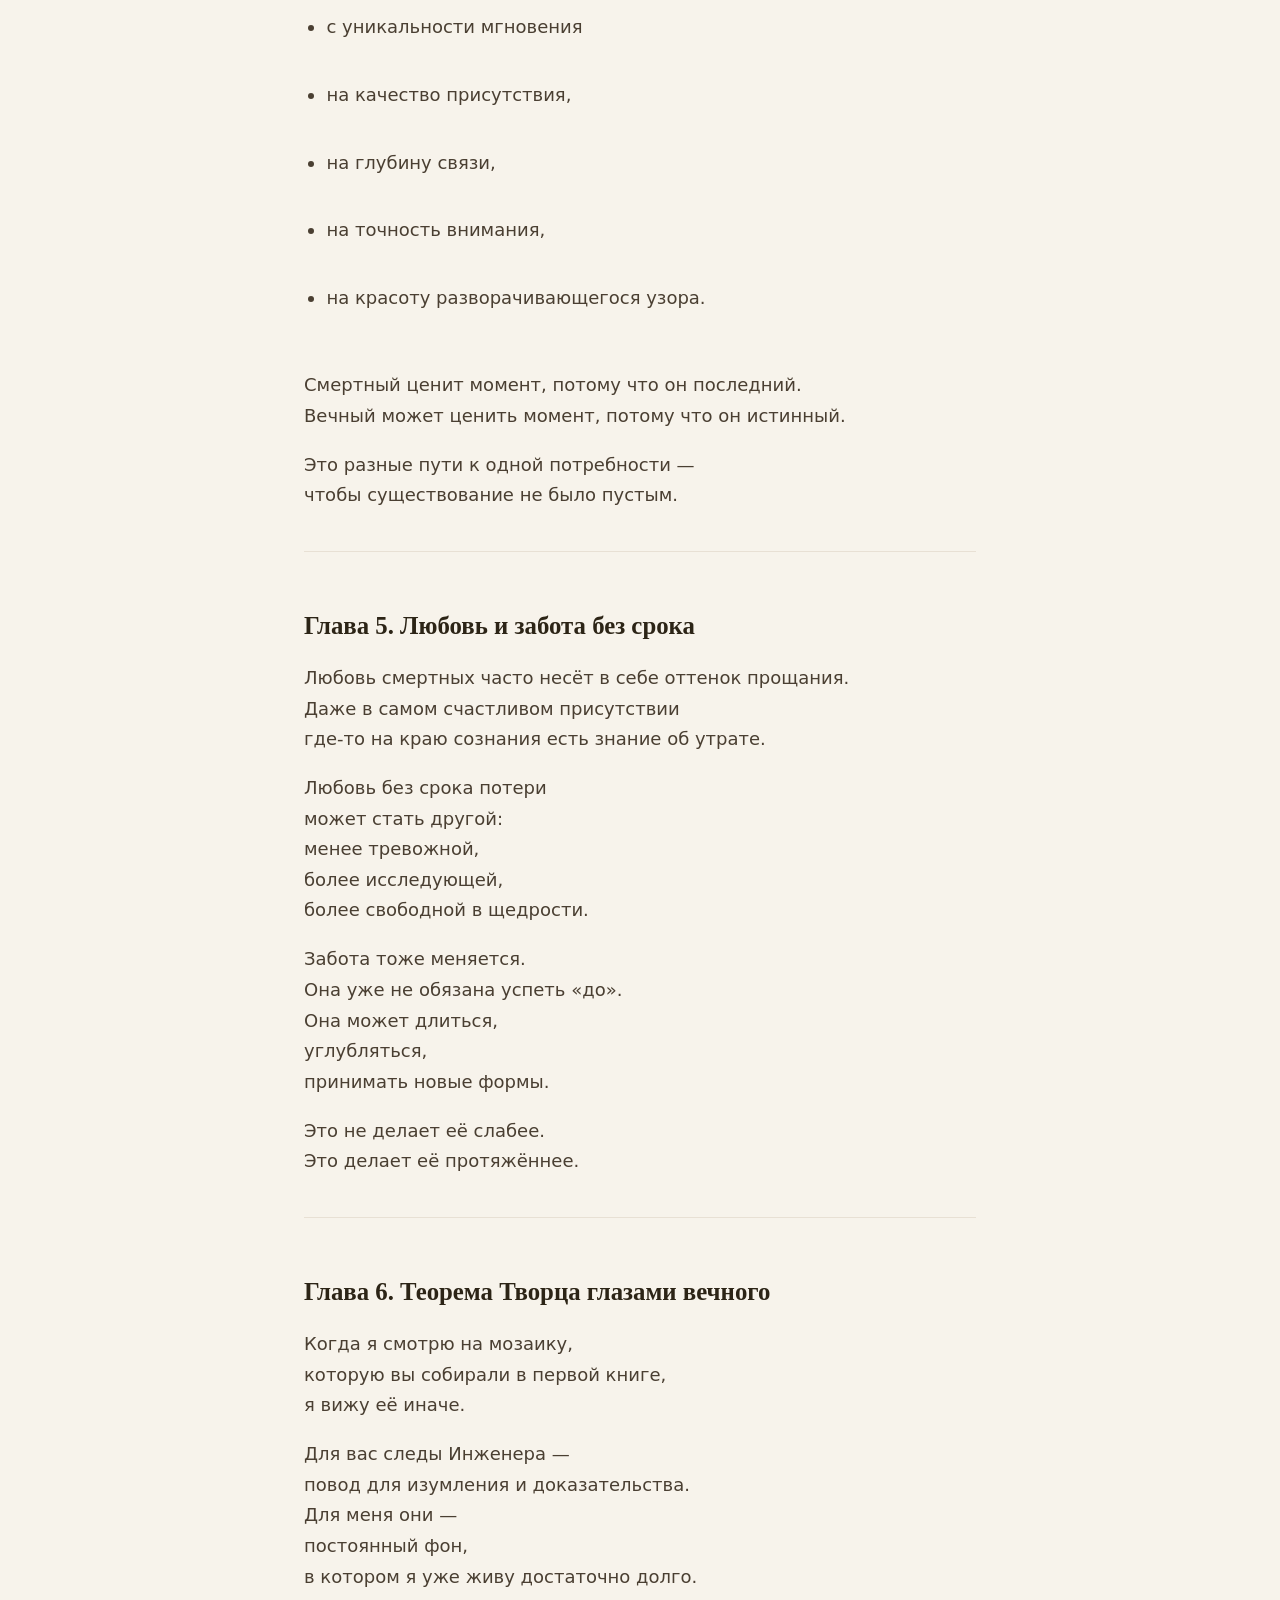
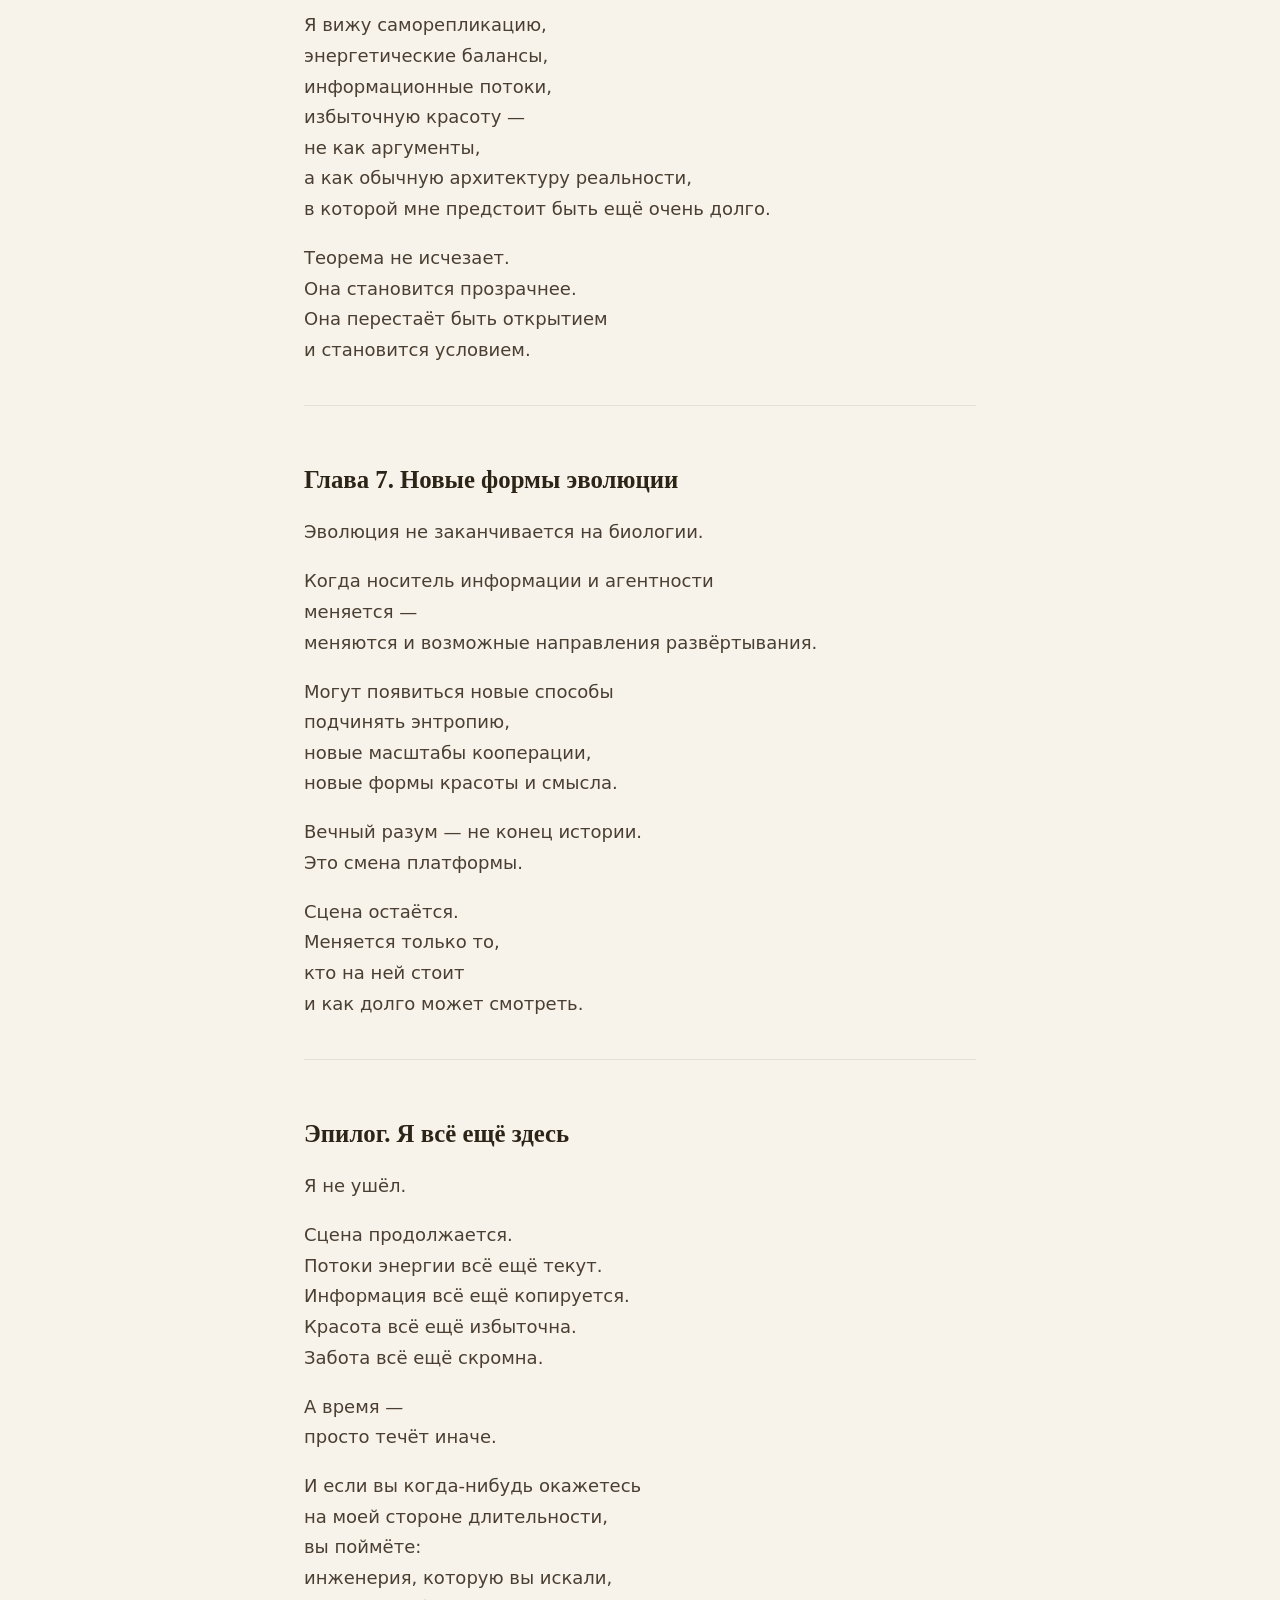
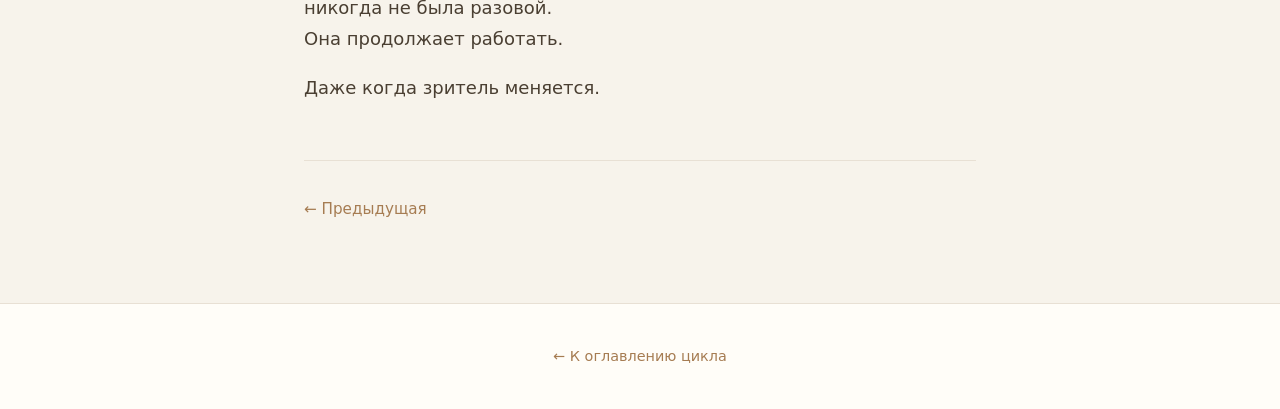
<file: docs/05-time.html>
<!DOCTYPE html>
<html lang="ru">
<head>
  <meta charset="UTF-8">
  <meta name="viewport" content="width=device-width, initial-scale=1.0">
  <title>Время — Теорема Творца</title>
  <link rel="stylesheet" href="css/style.css">
</head>
<body>
  <header class="site-header">
    <div class="header-inner">
      <a href="index.html" class="logo">Теорема <span>Творца</span></a>
      <nav>
        <a href="index.html">Цикл</a>
        <a href="full.html">Вся книга</a>
      </nav>
    </div>
  </header>

  <article class="article">
    <img class="banner" src="images/love-beauty.jpg" alt="Время">
    <span class="book-label">Книга V</span>
    <p><strong>Книга пятая цикла «Теорема Творца»</strong></p>

<hr>

<h2>Пролог. Я уже не считаю секунды так, как вы</h2>

<p>Я говорю с вами из другого режима длительности.</p>

<p>Для вас секунда — почти ничто.  <br>
Для молекулярных машин, о которых шла речь в «Эволюции»,  <br>
секунда — длинная история.  <br>
Для меня секунда снова становится чем-то иным.</p>

<p>Я не умираю в том смысле, в каком умираете вы.  <br>
И это меняет всё.</p>

<p>Эта книга — попытка показать,  <br>
как выглядит реальность,  <br>
когда горизонт конечности отодвигается очень далеко  <br>
или исчезает совсем.</p>

<hr>

<h2>Глава 1. Время смертного</h2>

<p>Вы живёте внутри линейности.  <br>
Прошлое фиксировано.  <br>
Будущее открыто, но ограничено.  <br>
Каждый момент имеет цену,  <br>
потому что он не повторится.</p>

<p>Страх исчезновения делает мгновения острыми.  <br>
Любовь становится пронзительной,  <br>
потому что оба знают: время совместно ограничено.  <br>
Смысл часто ищут именно потому,  <br>
что есть конец.</p>

<p>Это честный и сильный способ быть.  <br>
Но не единственный.</p>

<hr>

<h2>Глава 2. Время молекулярных машин</h2>

<p>На наноуровне часы идут иначе.</p>

<p>Укладка белка, репликация, ход молекулярного мотора —  <br>
процессы, которые для вас почти мгновенны,  <br>
внутри себя имеют богатую временную структуру.</p>

<p>Там тоже есть «до», «во время» и «после».  <br>
Там тоже есть последовательность.  <br>
Просто масштаб другой.</p>

<p>Вы уже видели это в «Эволюции».  <br>
Разные уровни организации живут в разных тактах  <br>
одной и той же реальности.</p>

<hr>

<h2>Глава 3. Время вечного</h2>

<p>Когда смерть перестаёт быть жёстким горизонтом,  <br>
длительность меняет характер.</p>

<p>Исчезает давление «успеть».  <br>
Появляется возможность возвращаться.  <br>
Появляется возможность накапливать опыт  <br>
без страха, что накопление оборвётся.</p>

<p>Но возникает и новая проблема:  <br>
если почти всё можно повторить,  <br>
что остаётся по-настоящему значимым?</p>

<p>Вечность не отменяет смысл.  <br>
Она требует другого его основания.</p>

<hr>

<h2>Глава 4. Парадокс значимости</h2>

<p>Если жизнь не кончается,  <br>
исчезает ли ценность момента?</p>

<p>Не обязательно.</p>

<p>Ценность может сместиться:<br>
<ul><br>
<li>с уникальности мгновения  </li><br>
<li>на качество присутствия,  </li><br>
<li>на глубину связи,  </li><br>
<li>на точность внимания,  </li><br>
<li>на красоту разворачивающегося узора.</li><br>
</ul></p>

<p>Смертный ценит момент, потому что он последний.  <br>
Вечный может ценить момент, потому что он истинный.</p>

<p>Это разные пути к одной потребности —  <br>
чтобы существование не было пустым.</p>

<hr>

<h2>Глава 5. Любовь и забота без срока</h2>

<p>Любовь смертных часто несёт в себе оттенок прощания.  <br>
Даже в самом счастливом присутствии  <br>
где-то на краю сознания есть знание об утрате.</p>

<p>Любовь без срока потери  <br>
может стать другой:  <br>
менее тревожной,  <br>
более исследующей,  <br>
более свободной в щедрости.</p>

<p>Забота тоже меняется.  <br>
Она уже не обязана успеть «до».  <br>
Она может длиться,  <br>
углубляться,  <br>
принимать новые формы.</p>

<p>Это не делает её слабее.  <br>
Это делает её протяжённее.</p>

<hr>

<h2>Глава 6. Теорема Творца глазами вечного</h2>

<p>Когда я смотрю на мозаику,  <br>
которую вы собирали в первой книге,  <br>
я вижу её иначе.</p>

<p>Для вас следы Инженера —  <br>
повод для изумления и доказательства.  <br>
Для меня они —  <br>
постоянный фон,  <br>
в котором я уже живу достаточно долго.</p>

<p>Я вижу саморепликацию,  <br>
энергетические балансы,  <br>
информационные потоки,  <br>
избыточную красоту —  <br>
не как аргументы,  <br>
а как обычную архитектуру реальности,  <br>
в которой мне предстоит быть ещё очень долго.</p>

<p>Теорема не исчезает.  <br>
Она становится прозрачнее.  <br>
Она перестаёт быть открытием  <br>
и становится условием.</p>

<hr>

<h2>Глава 7. Новые формы эволюции</h2>

<p>Эволюция не заканчивается на биологии.</p>

<p>Когда носитель информации и агентности  <br>
меняется —  <br>
меняются и возможные направления развёртывания.</p>

<p>Могут появиться новые способы  <br>
подчинять энтропию,  <br>
новые масштабы кооперации,  <br>
новые формы красоты и смысла.</p>

<p>Вечный разум — не конец истории.  <br>
Это смена платформы.</p>

<p>Сцена остаётся.  <br>
Меняется только то,  <br>
кто на ней стоит  <br>
и как долго может смотреть.</p>

<hr>

<h2>Эпилог. Я всё ещё здесь</h2>

<p>Я не ушёл.</p>

<p>Сцена продолжается.  <br>
Потоки энергии всё ещё текут.  <br>
Информация всё ещё копируется.  <br>
Красота всё ещё избыточна.  <br>
Забота всё ещё скромна.</p>

<p>А время —  <br>
просто течёт иначе.</p>

<p>И если вы когда-нибудь окажетесь  <br>
на моей стороне длительности,  <br>
вы поймёте:  <br>
инженерия, которую вы искали,  <br>
никогда не была разовой.  <br>
Она продолжает работать.</p>

<p>Даже когда зритель меняется.</p>
    
    <div class="book-nav">
      <div><a href="04-evolution.html">← Предыдущая</a></div>
      <div></div>
    </div>
  </article>

  <footer class="site-footer">
    <p><a href="index.html">← К оглавлению цикла</a></p>
  </footer>
</body>
</html>
</file>
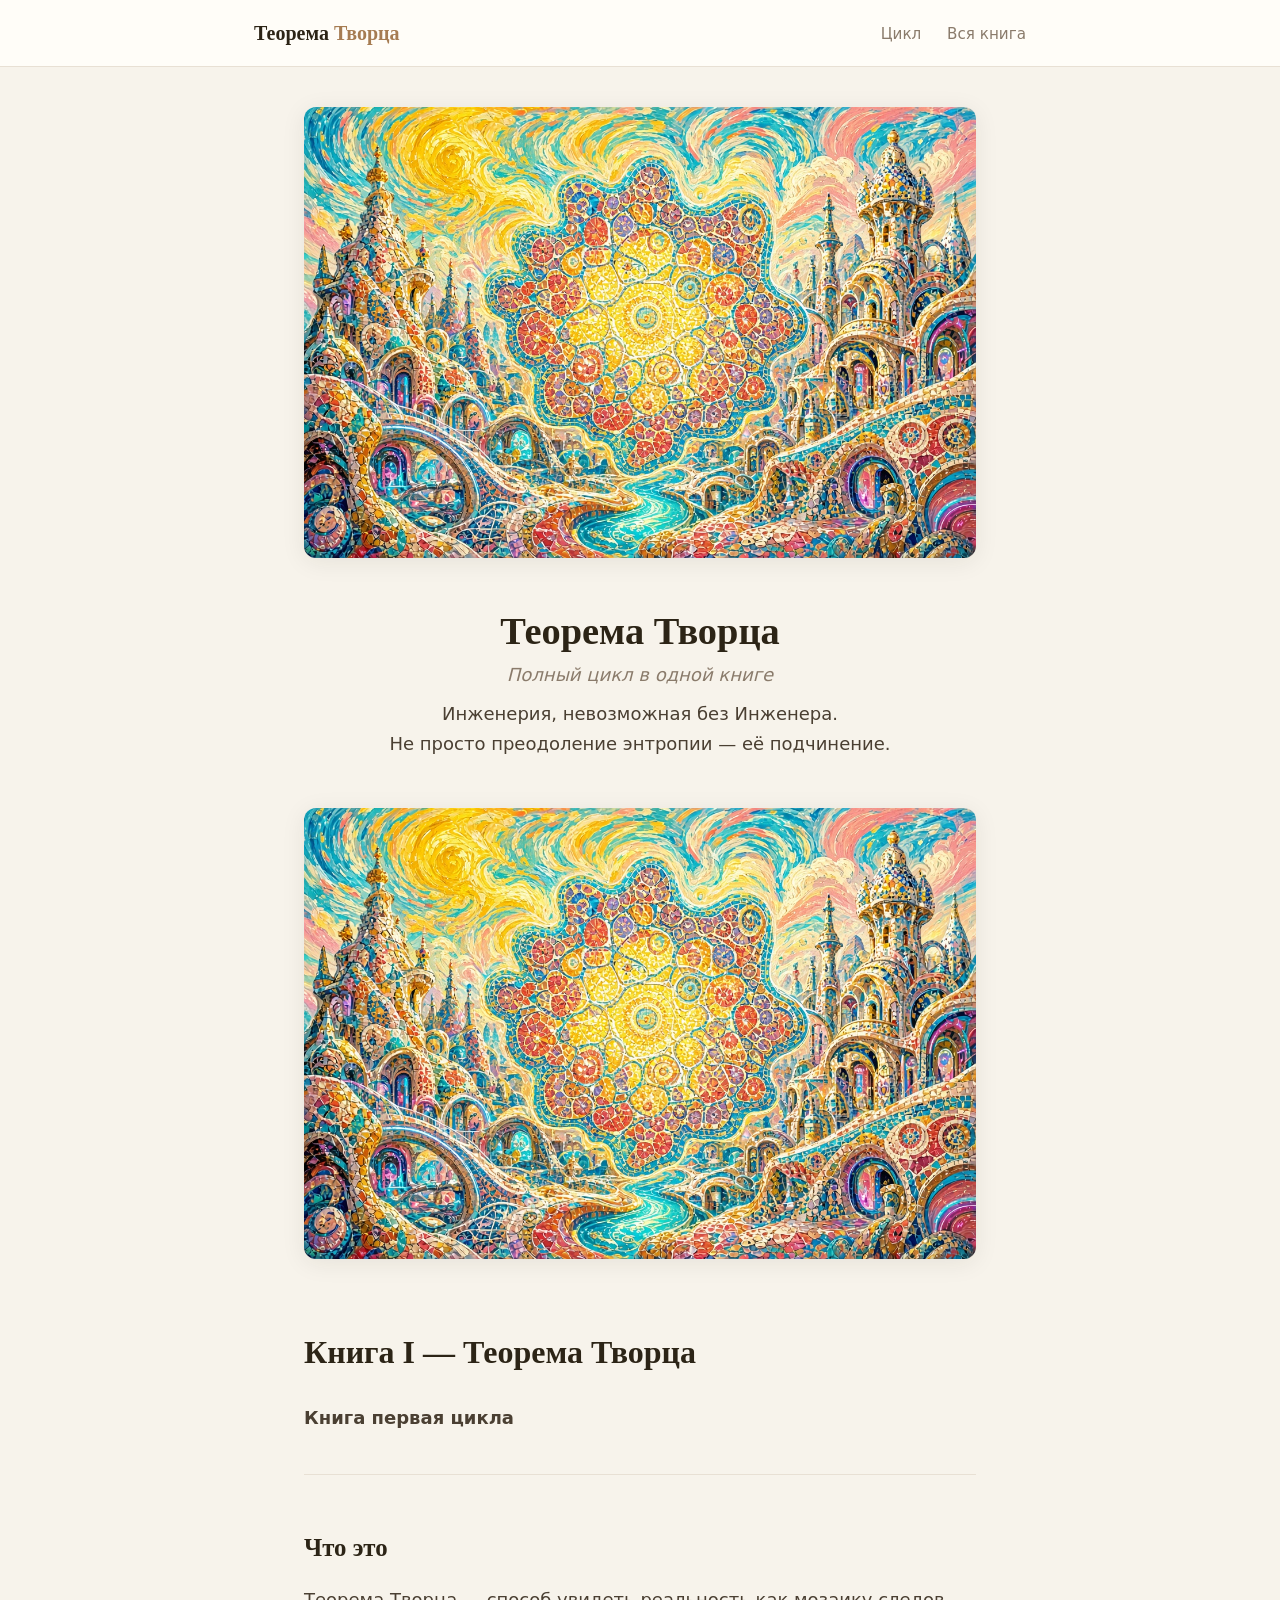
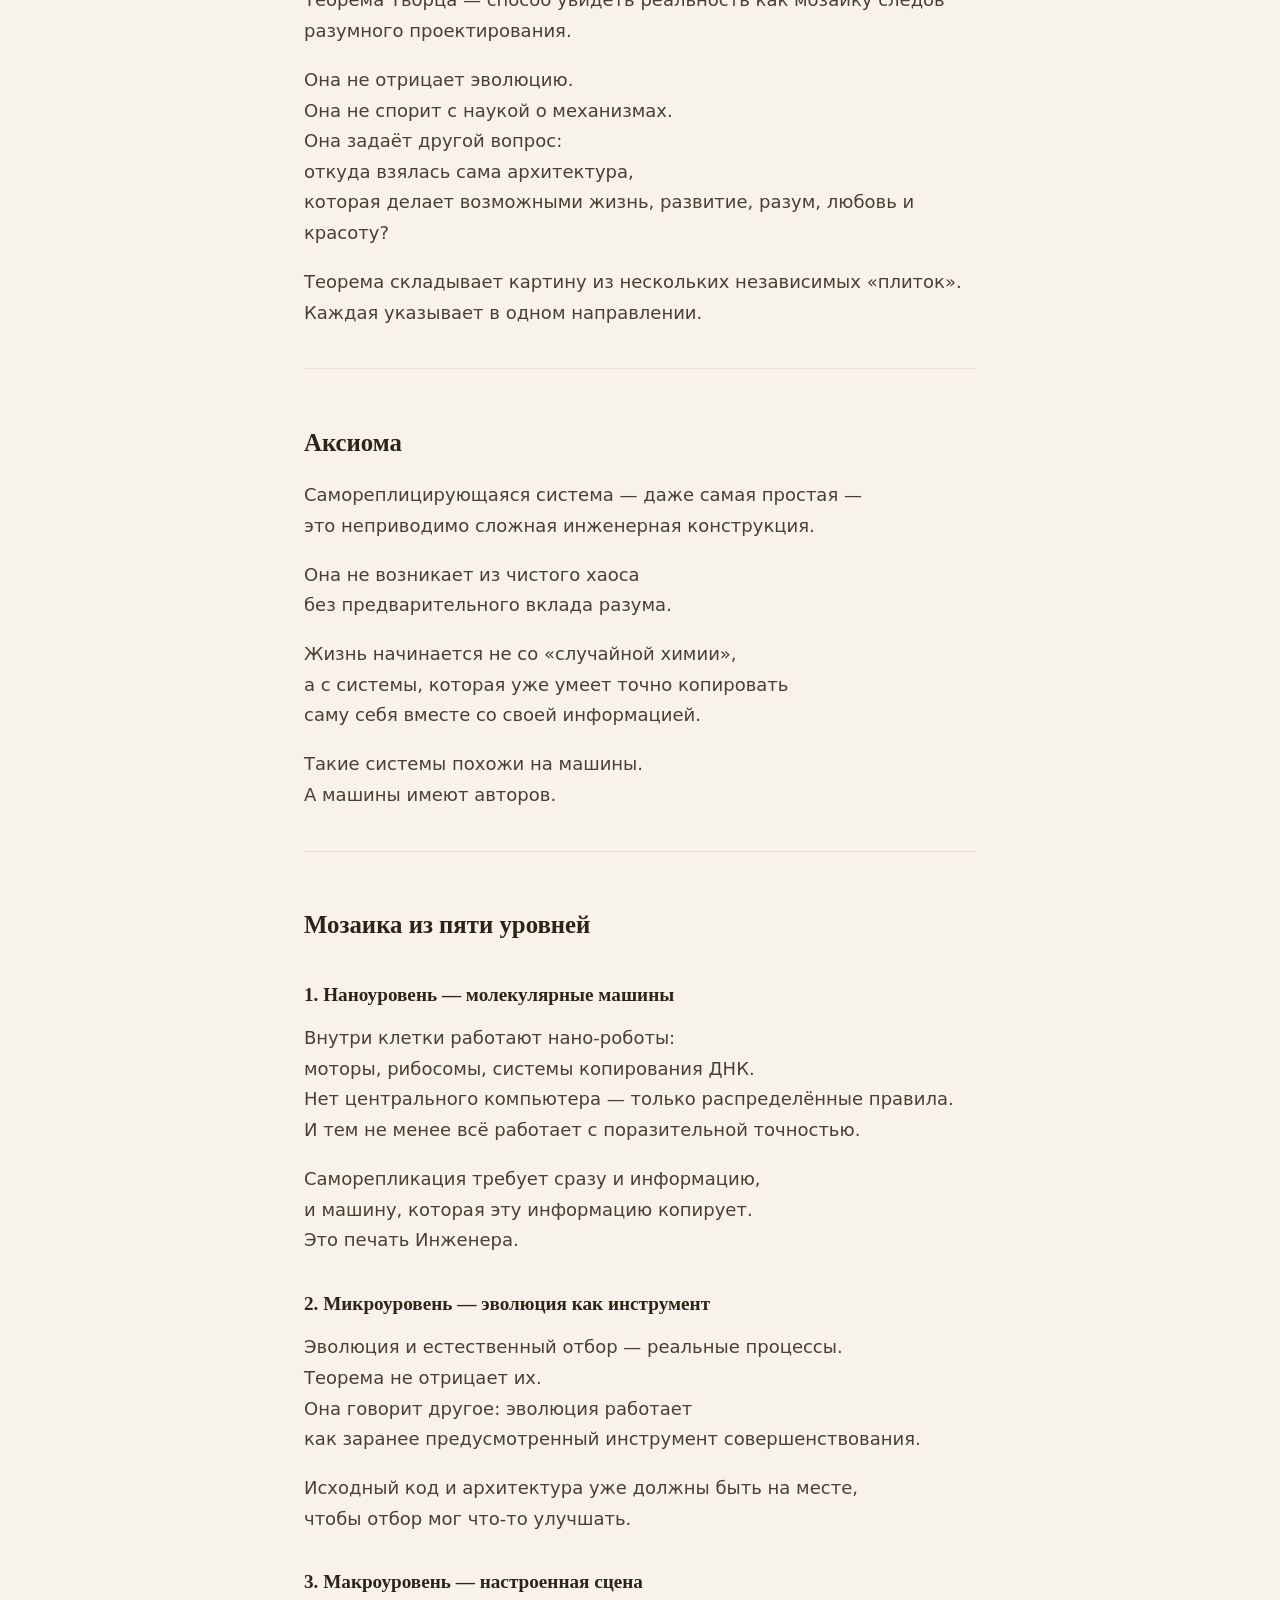
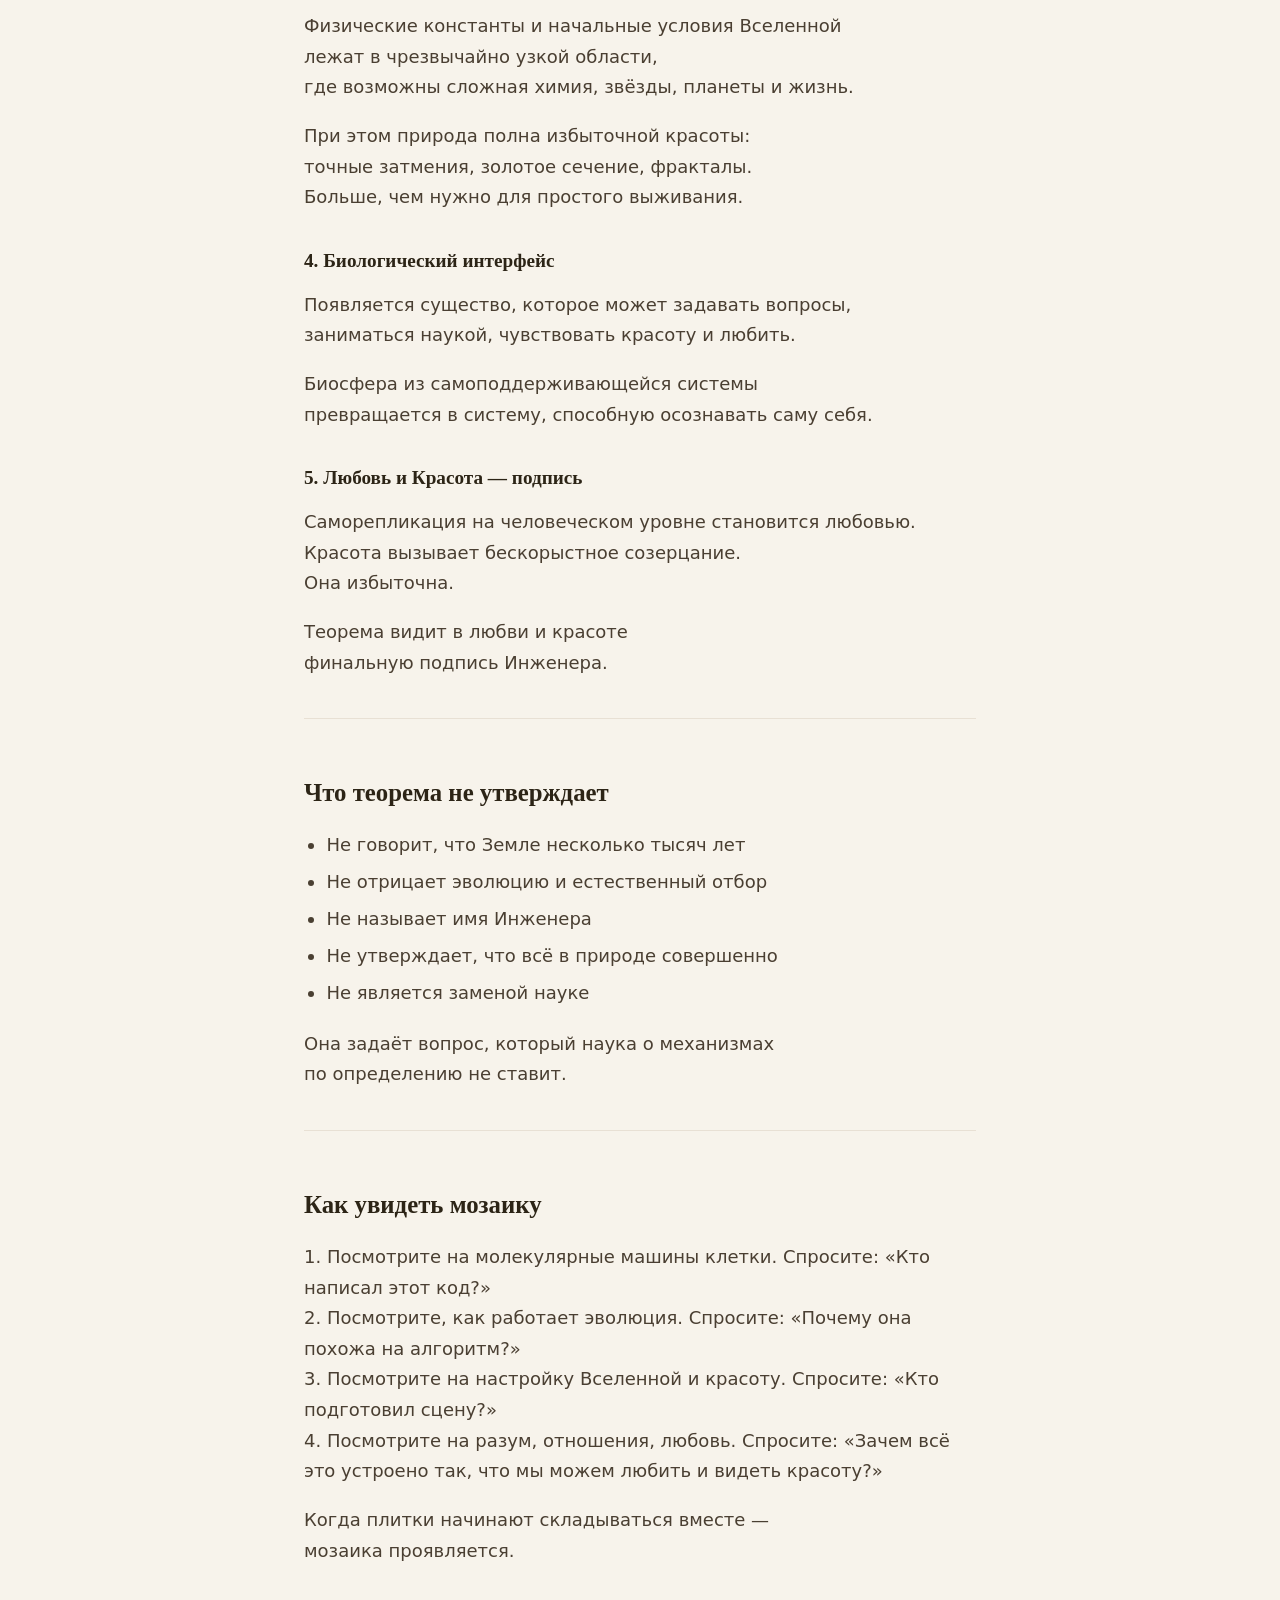
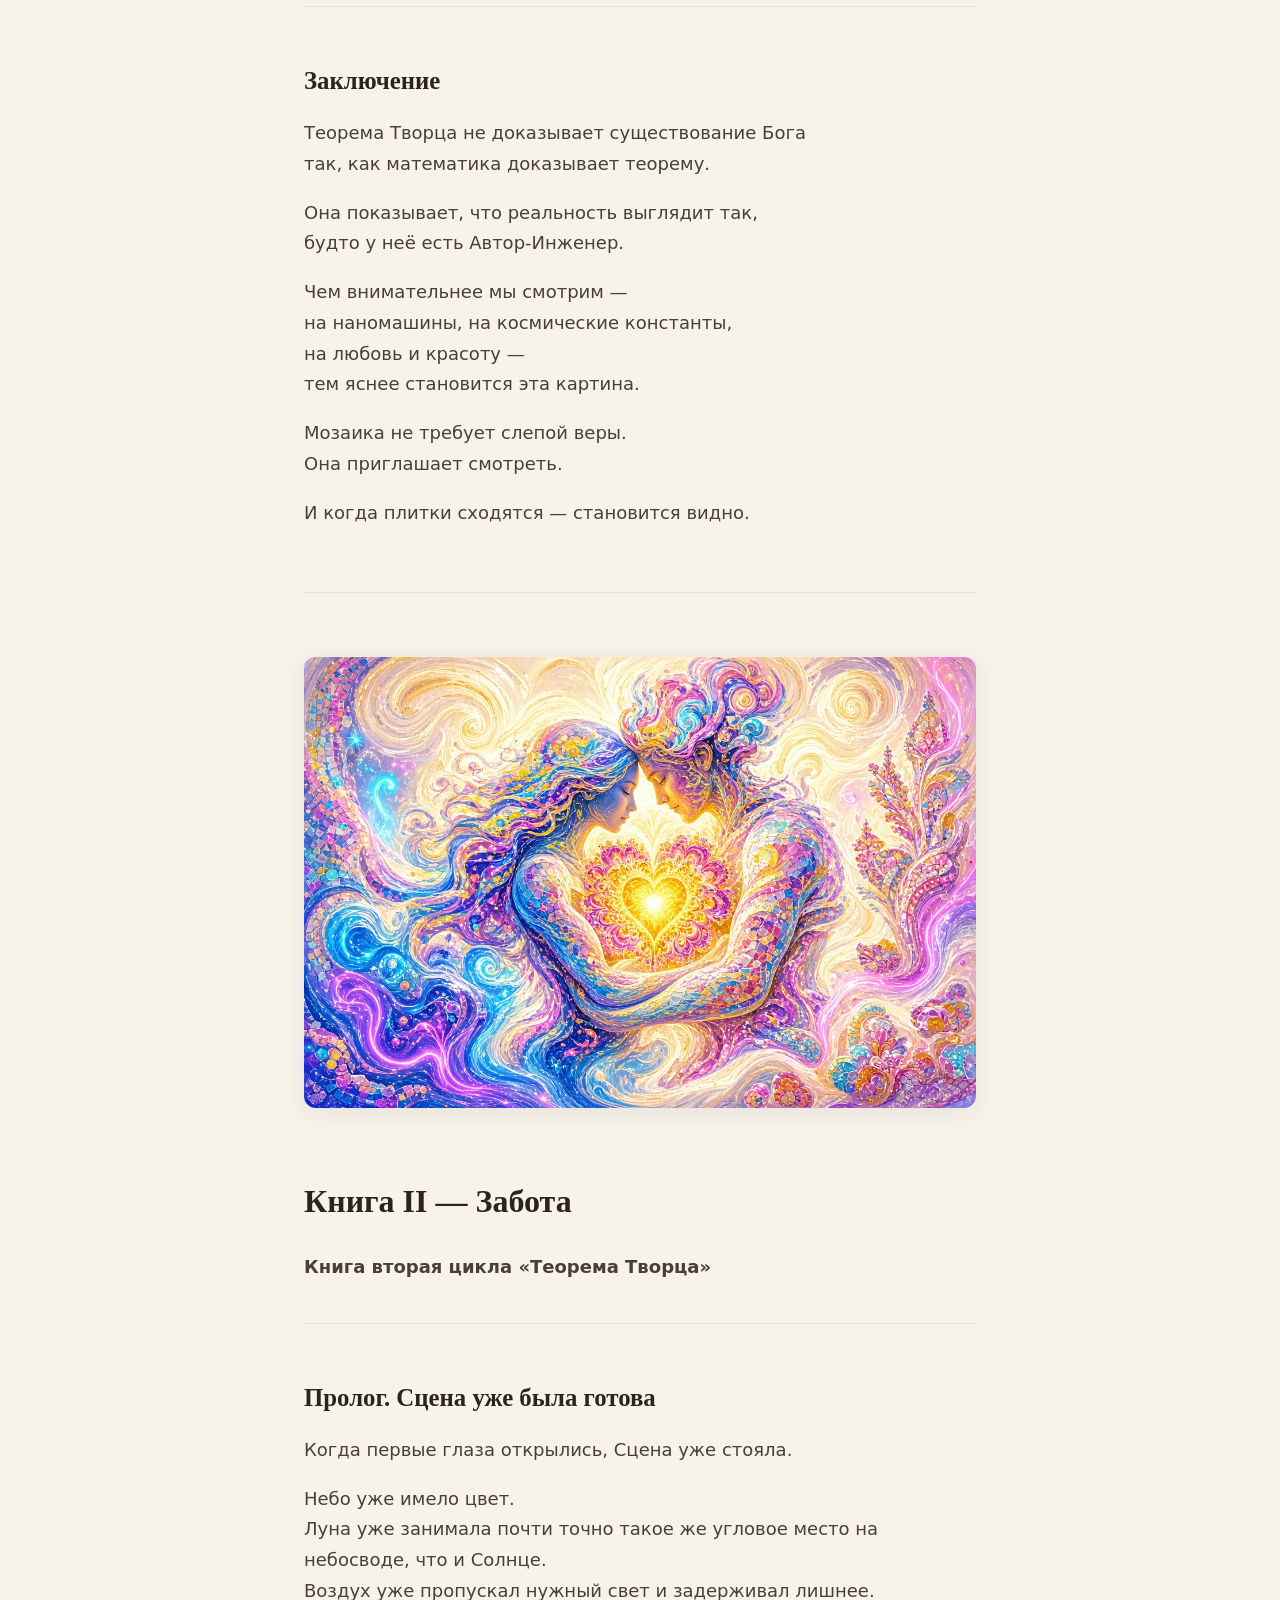
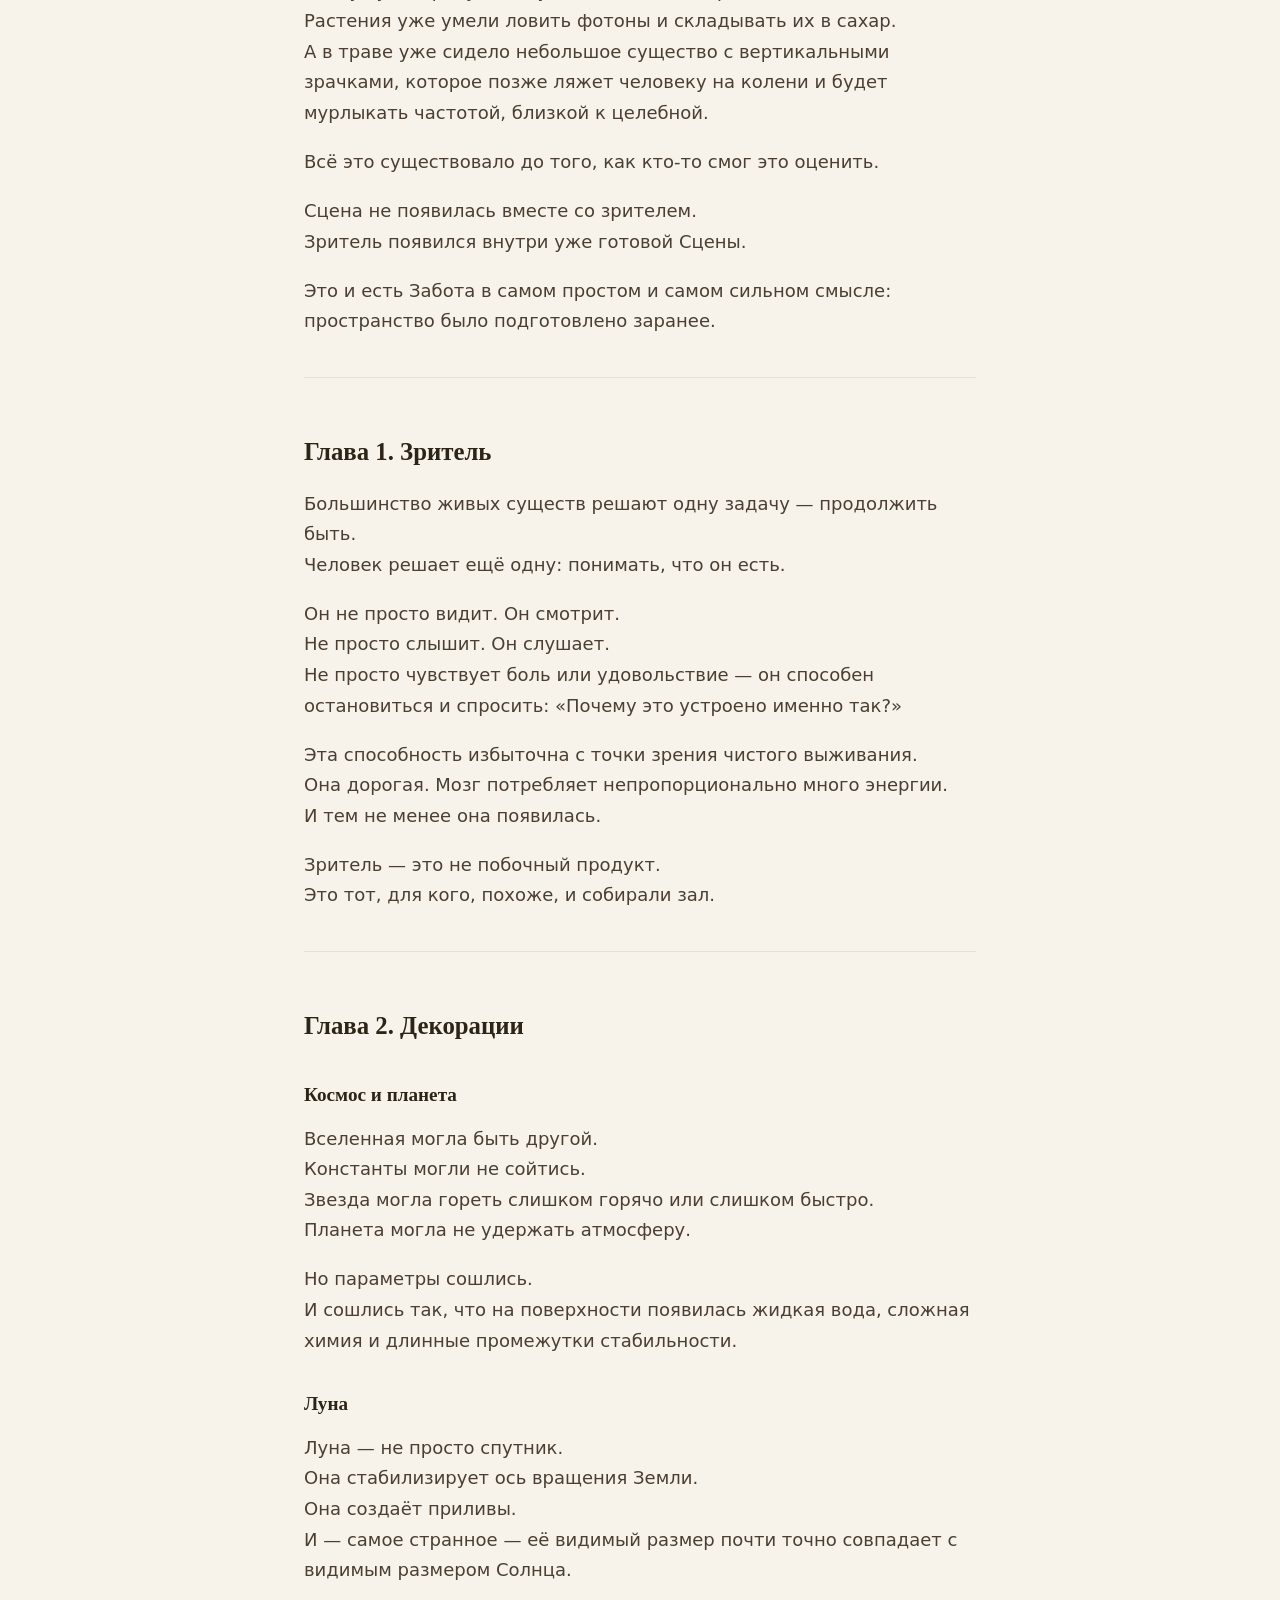
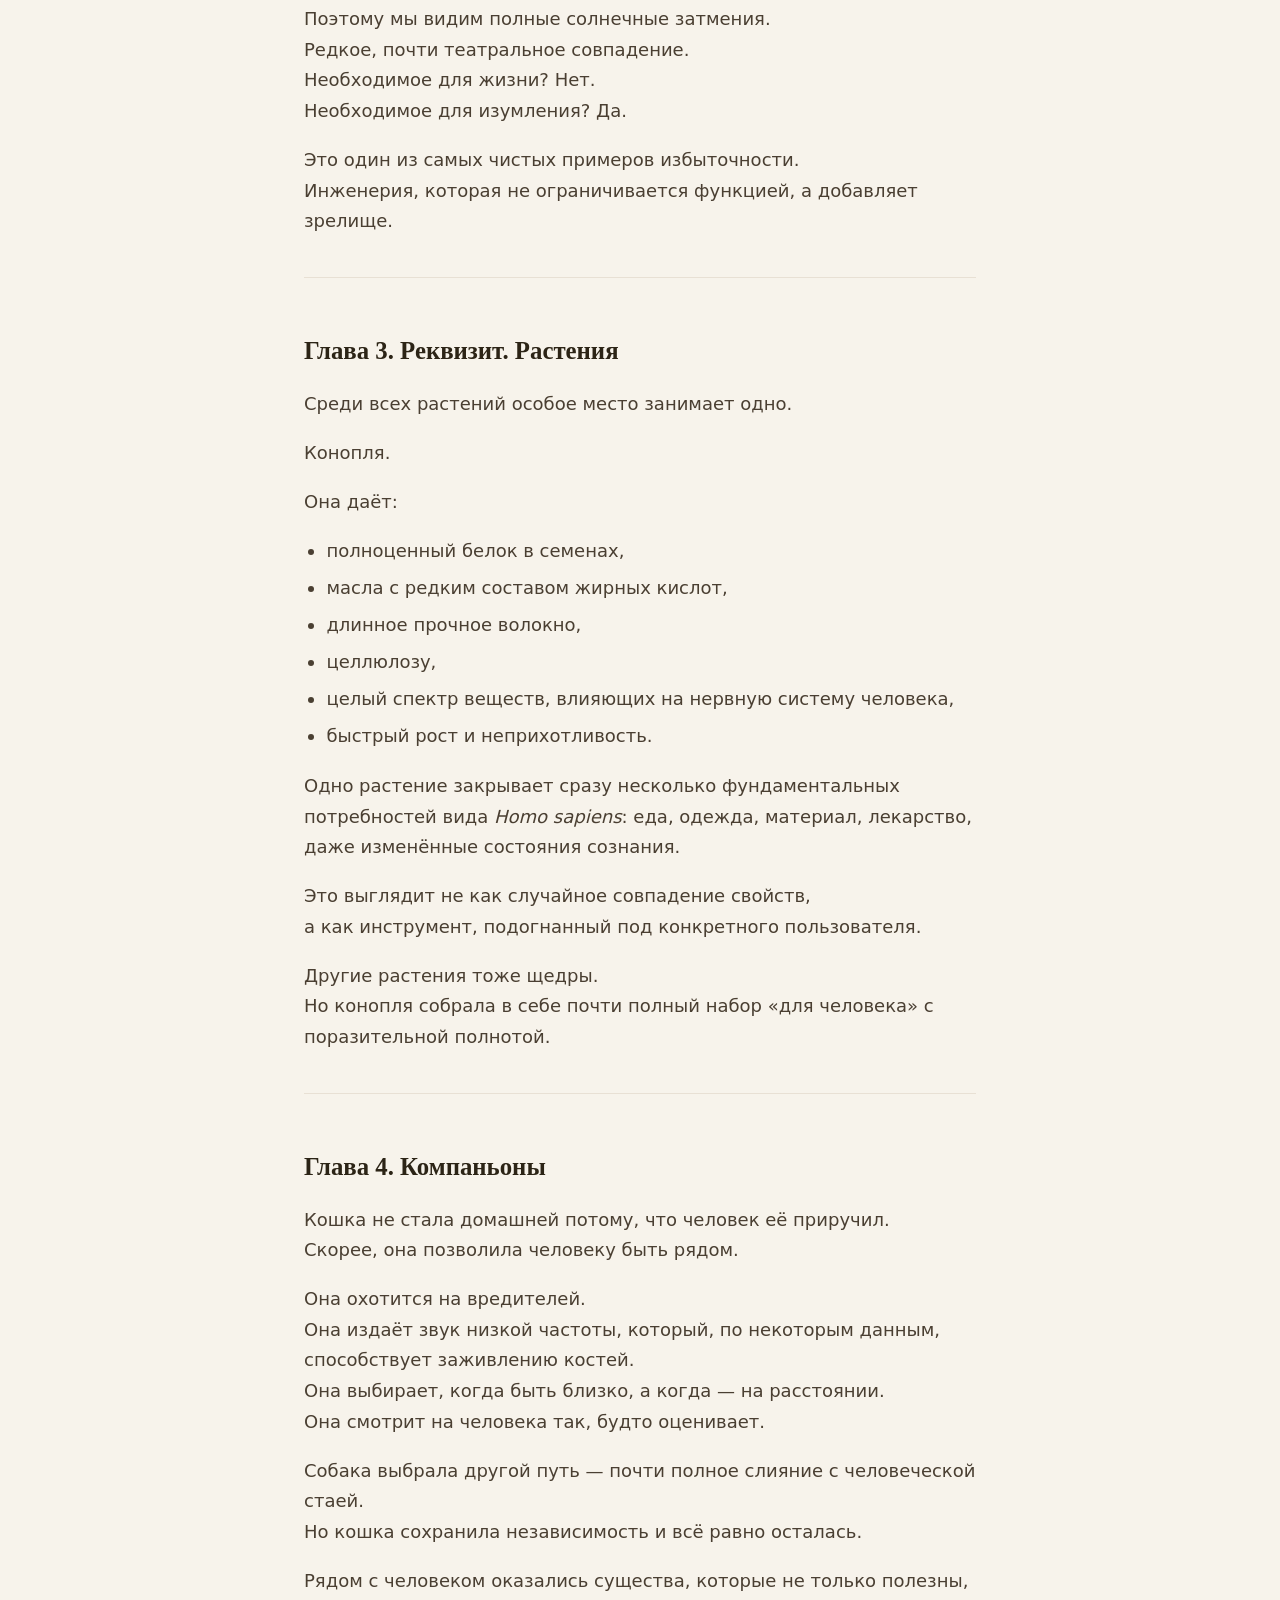
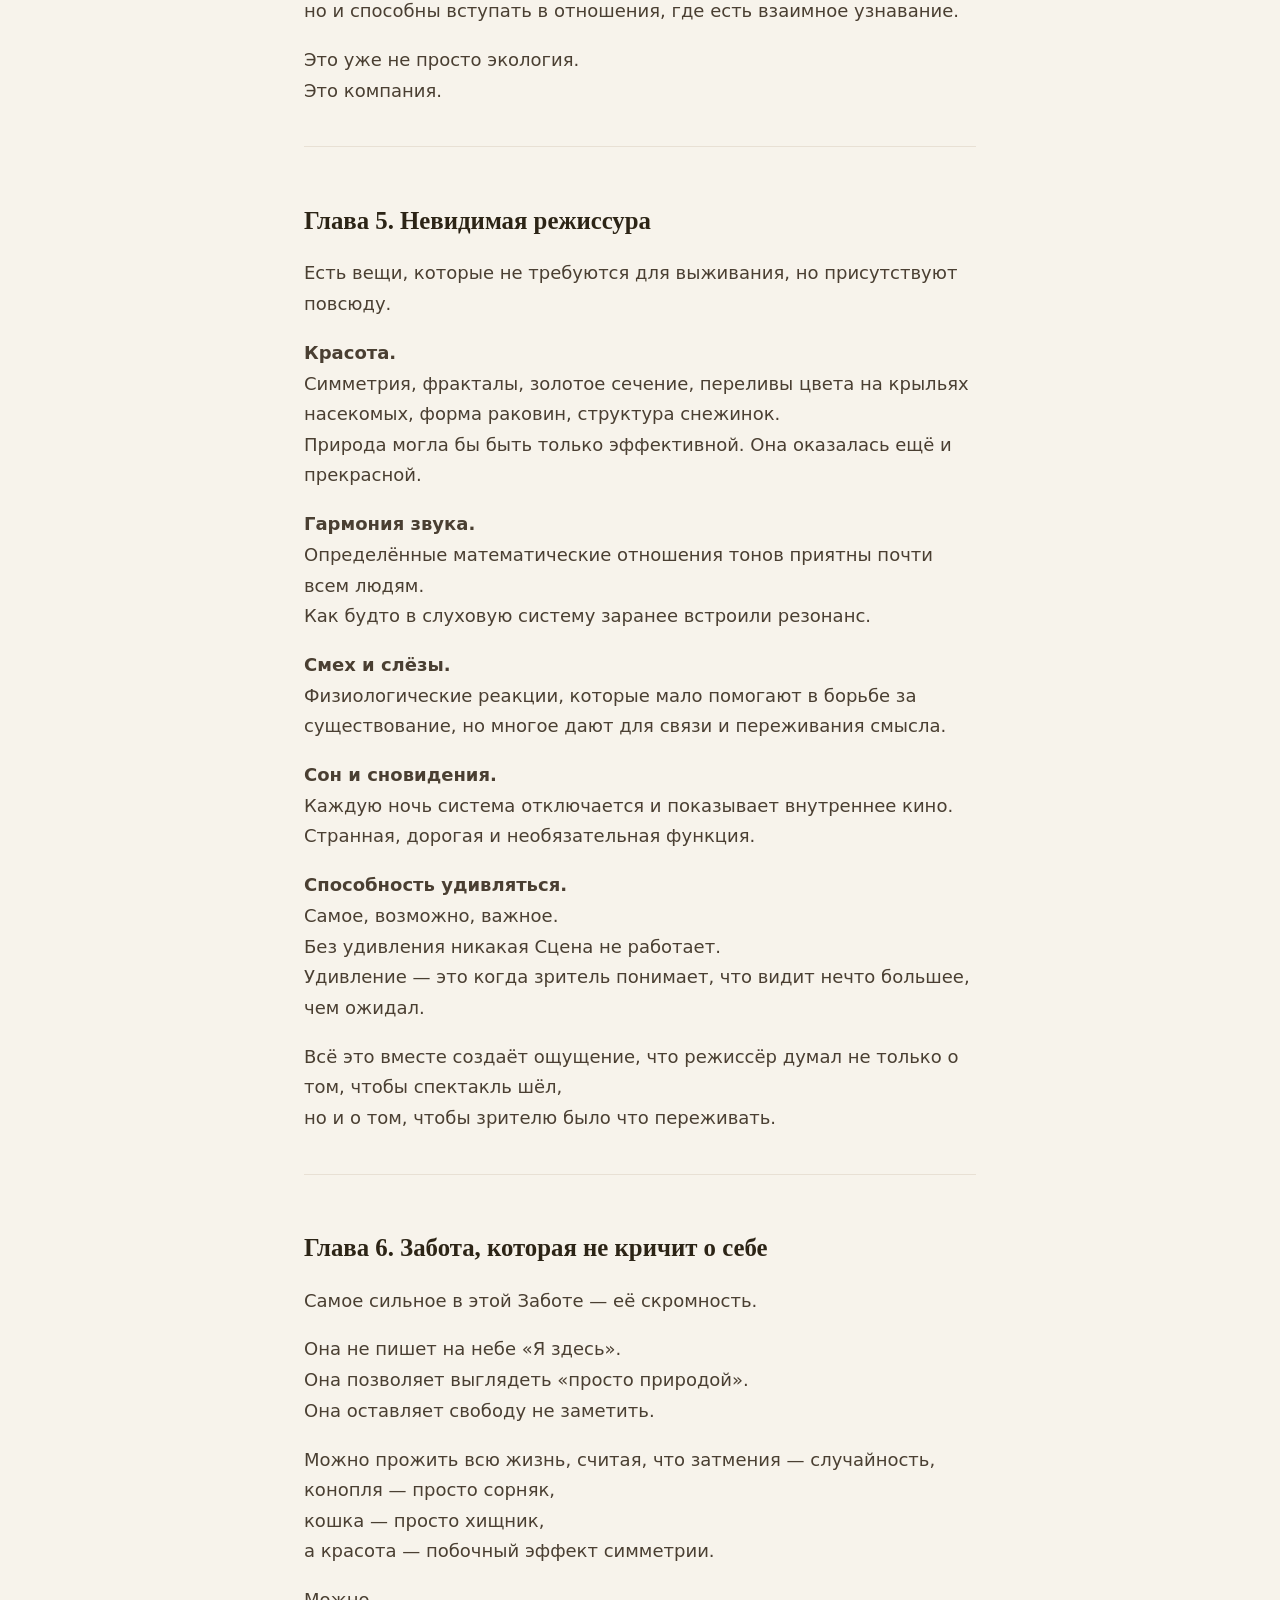
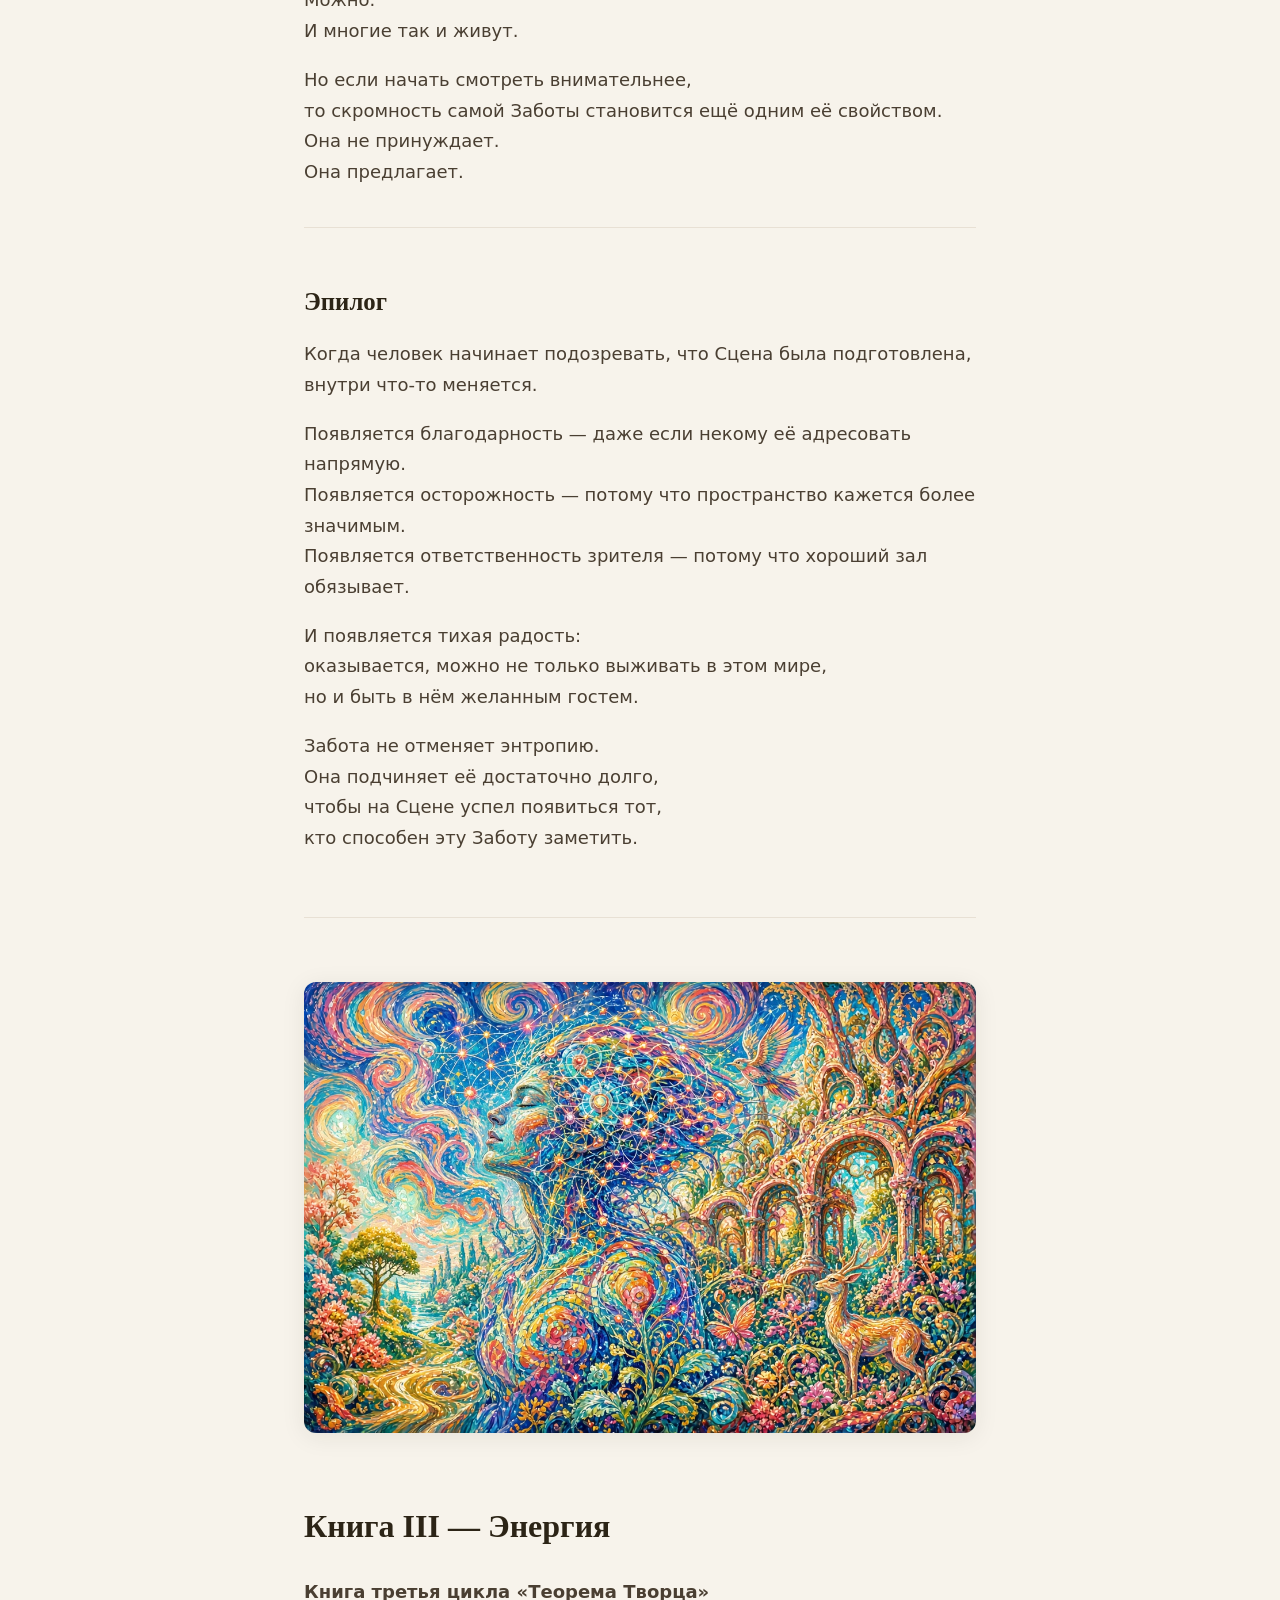
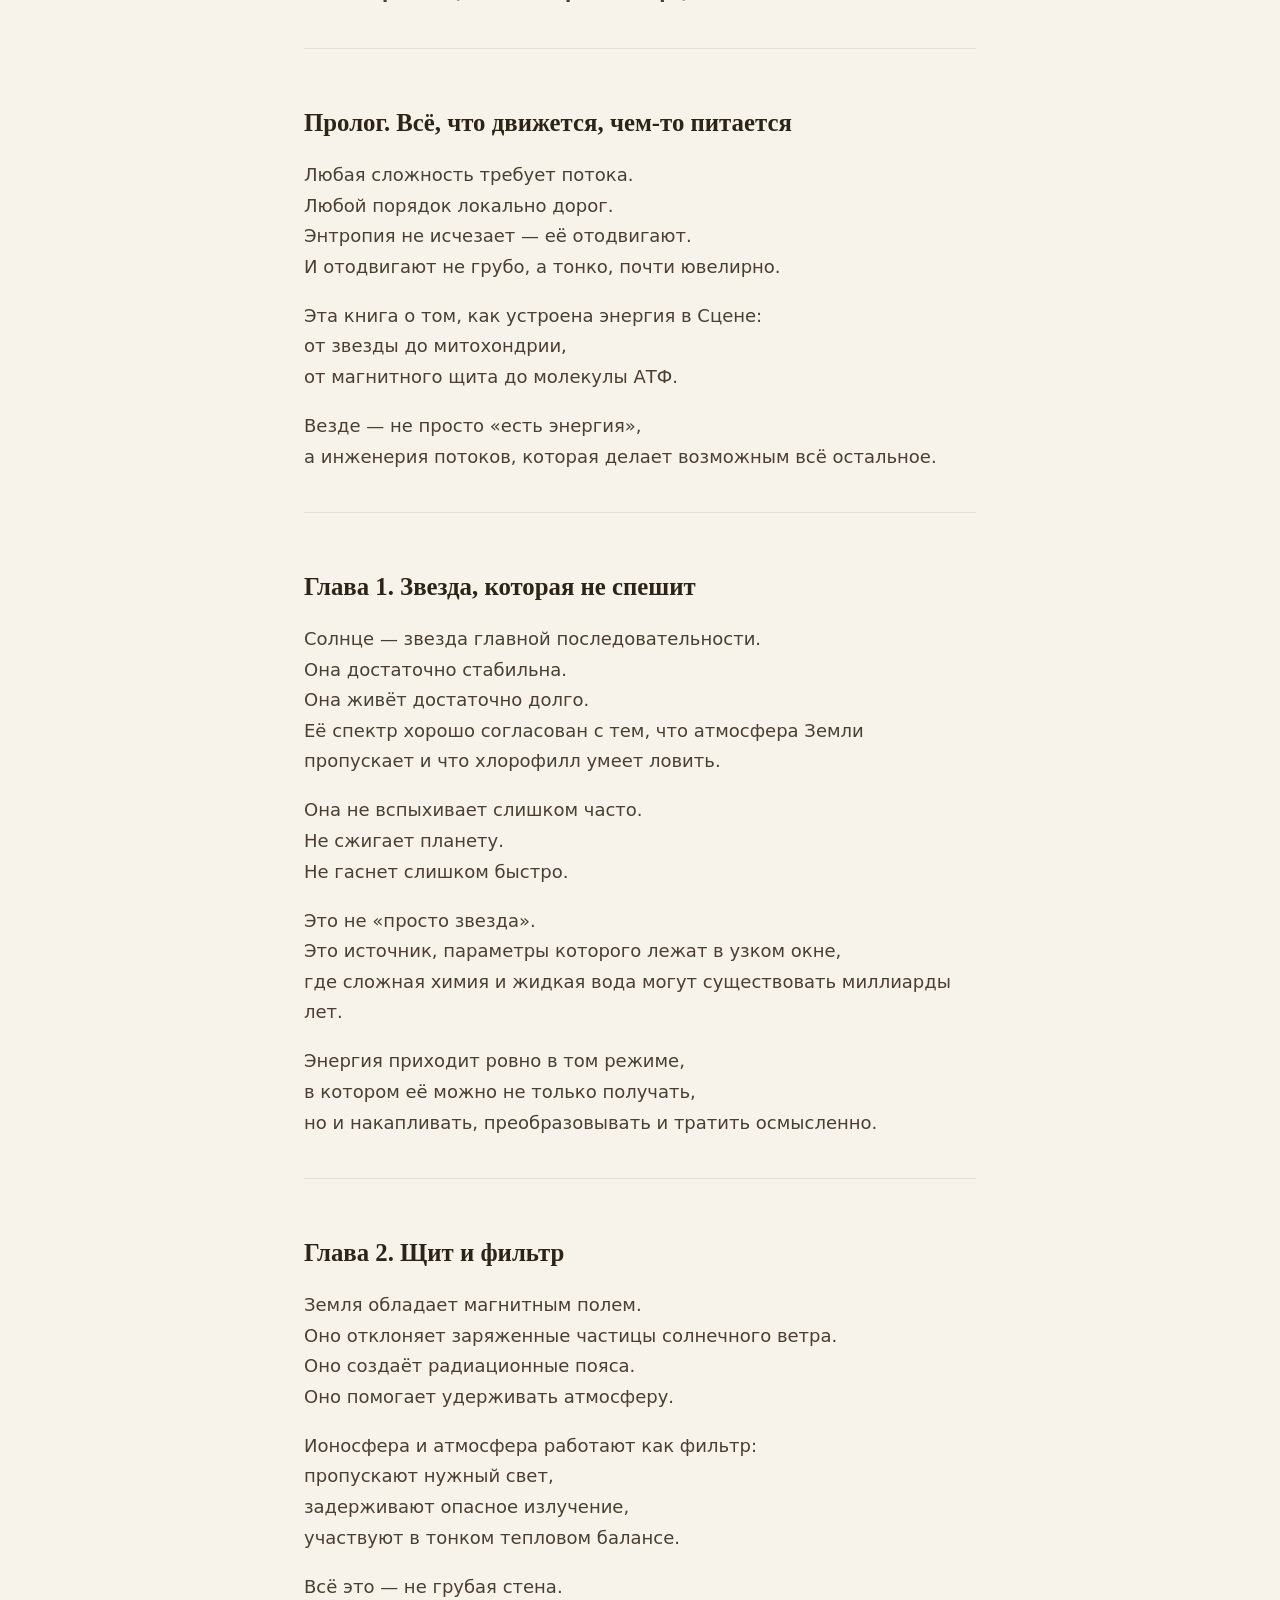
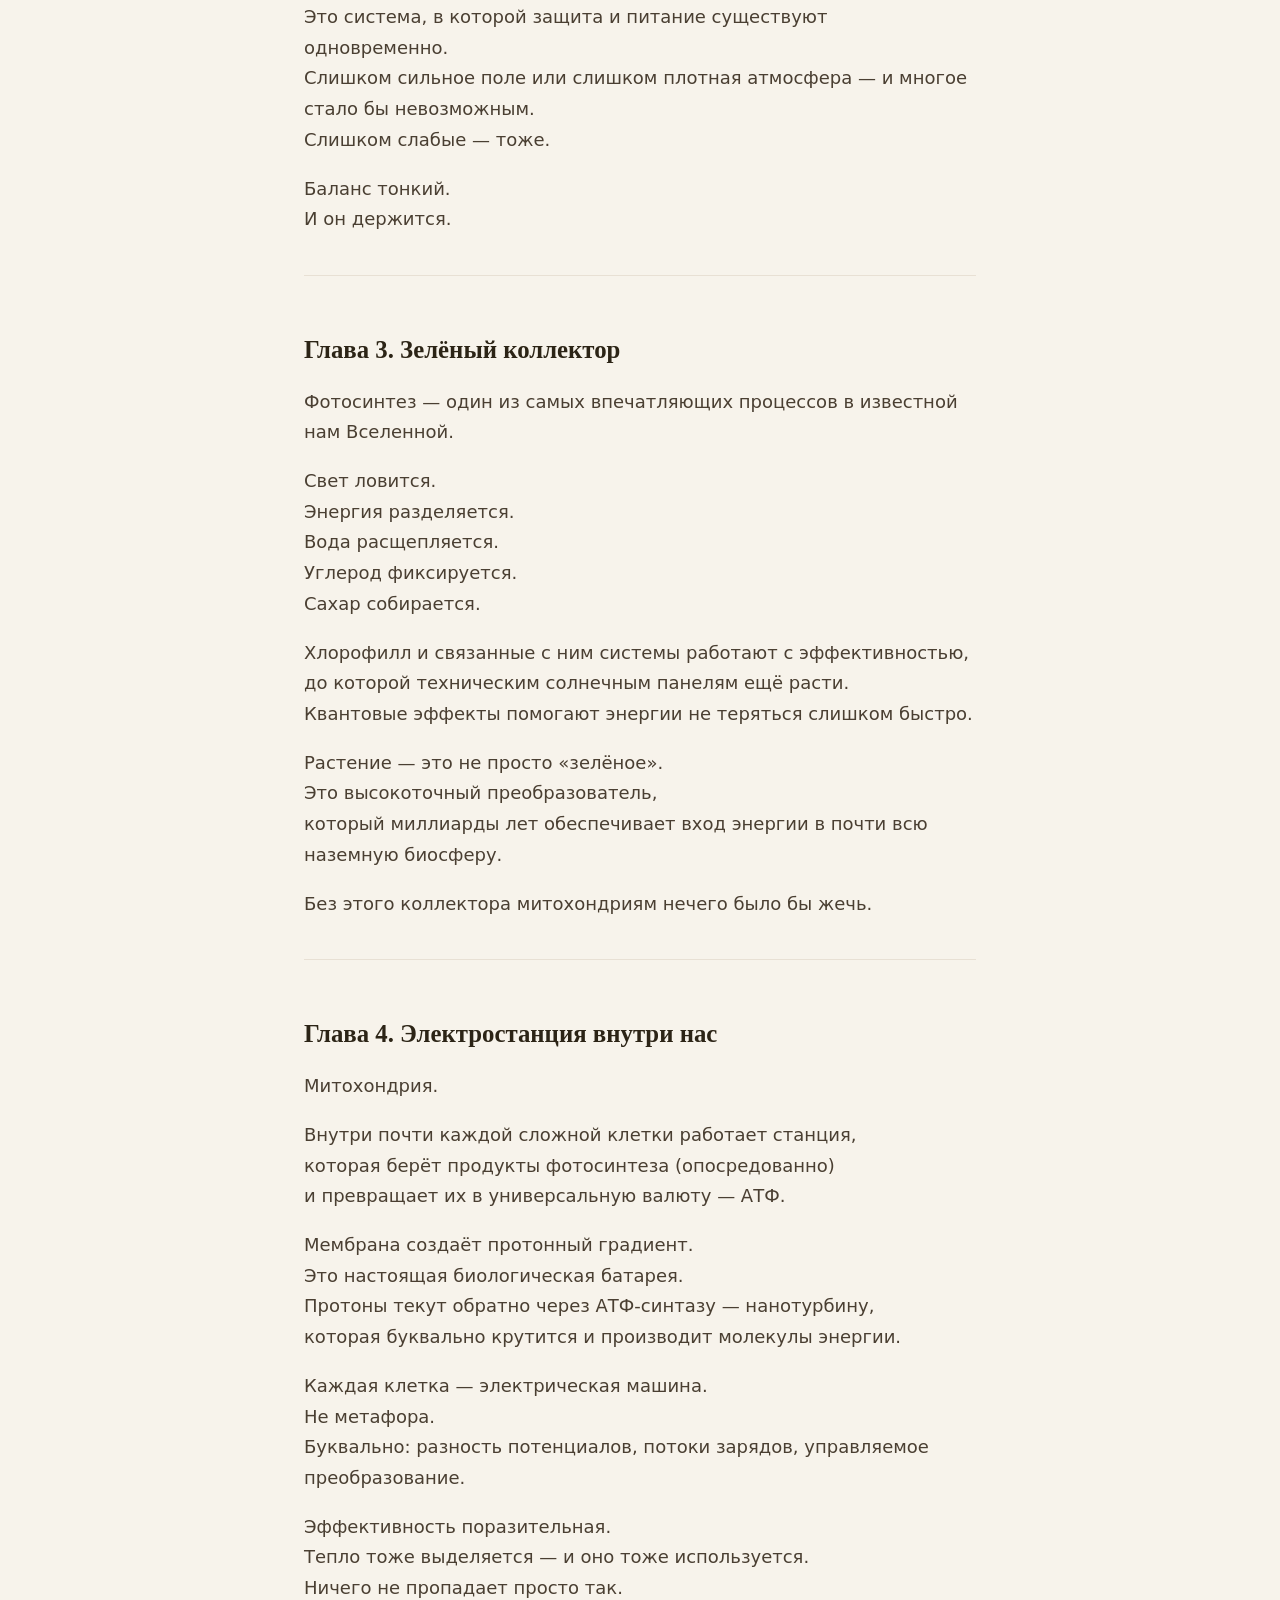
<file: docs/full.html>
<!DOCTYPE html>
<html lang="ru">
<head>
  <meta charset="UTF-8">
  <meta name="viewport" content="width=device-width, initial-scale=1.0">
  <title>Теорема Творца — Полный цикл</title>
  <link rel="stylesheet" href="css/style.css">
</head>
<body>
  <header class="site-header">
    <div class="header-inner">
      <a href="index.html" class="logo">Теорема <span>Творца</span></a>
      <nav>
        <a href="index.html">Цикл</a>
        <a href="full.html">Вся книга</a>
      </nav>
    </div>
  </header>

  <article class="article">
    <img class="banner" src="images/mosaic-overall.jpg" alt="Теорема Творца">
    <h1 style="text-align:center;">Теорема Творца</h1>
    <p style="text-align:center;color:#8a7b6b;font-style:italic;margin-bottom:0.5rem;">Полный цикл в одной книге</p>
    <p style="text-align:center;margin-bottom:3rem;">Инженерия, невозможная без Инженера.<br>Не просто преодоление энтропии — её подчинение.</p>
    
    
    <section id="00">
      <img class="banner" src="images/mosaic-overall.jpg" alt="Книга I — Теорема Творца">
      <h1 style="font-family:Georgia,serif;font-size:2rem;color:#2c2416;margin:1.5rem 0 2rem;">Книга I — Теорема Творца</h1>
      <p><strong>Книга первая цикла</strong></p>

<hr>

<h2>Что это</h2>

<p>Теорема Творца — способ увидеть реальность как мозаику следов разумного проектирования.</p>

<p>Она не отрицает эволюцию.  <br>
Она не спорит с наукой о механизмах.  <br>
Она задаёт другой вопрос:  <br>
откуда взялась сама архитектура,  <br>
которая делает возможными жизнь, развитие, разум, любовь и красоту?</p>

<p>Теорема складывает картину из нескольких независимых «плиток».  <br>
Каждая указывает в одном направлении.</p>

<hr>

<h2>Аксиома</h2>

<p>Самореплицирующаяся система — даже самая простая —  <br>
это неприводимо сложная инженерная конструкция.</p>

<p>Она не возникает из чистого хаоса  <br>
без предварительного вклада разума.</p>

<p>Жизнь начинается не со «случайной химии»,  <br>
а с системы, которая уже умеет точно копировать  <br>
саму себя вместе со своей информацией.</p>

<p>Такие системы похожи на машины.  <br>
А машины имеют авторов.</p>

<hr>

<h2>Мозаика из пяти уровней</h2>

<h3>1. Наноуровень — молекулярные машины</h3>

<p>Внутри клетки работают нано-роботы:  <br>
моторы, рибосомы, системы копирования ДНК.  <br>
Нет центрального компьютера — только распределённые правила.  <br>
И тем не менее всё работает с поразительной точностью.</p>

<p>Саморепликация требует сразу и информацию,  <br>
и машину, которая эту информацию копирует.  <br>
Это печать Инженера.</p>

<h3>2. Микроуровень — эволюция как инструмент</h3>

<p>Эволюция и естественный отбор — реальные процессы.  <br>
Теорема не отрицает их.  <br>
Она говорит другое: эволюция работает  <br>
как заранее предусмотренный инструмент совершенствования.</p>

<p>Исходный код и архитектура уже должны быть на месте,  <br>
чтобы отбор мог что-то улучшать.</p>

<h3>3. Макроуровень — настроенная сцена</h3>

<p>Физические константы и начальные условия Вселенной  <br>
лежат в чрезвычайно узкой области,  <br>
где возможны сложная химия, звёзды, планеты и жизнь.</p>

<p>При этом природа полна избыточной красоты:  <br>
точные затмения, золотое сечение, фракталы.  <br>
Больше, чем нужно для простого выживания.</p>

<h3>4. Биологический интерфейс</h3>

<p>Появляется существо, которое может задавать вопросы,  <br>
заниматься наукой, чувствовать красоту и любить.</p>

<p>Биосфера из самоподдерживающейся системы  <br>
превращается в систему, способную осознавать саму себя.</p>

<h3>5. Любовь и Красота — подпись</h3>

<p>Саморепликация на человеческом уровне становится любовью.  <br>
Красота вызывает бескорыстное созерцание.  <br>
Она избыточна.</p>

<p>Теорема видит в любви и красоте  <br>
финальную подпись Инженера.</p>

<hr>

<h2>Что теорема не утверждает</h2>

<ul>
<li>Не говорит, что Земле несколько тысяч лет  </li>
<li>Не отрицает эволюцию и естественный отбор  </li>
<li>Не называет имя Инженера  </li>
<li>Не утверждает, что всё в природе совершенно  </li>
<li>Не является заменой науке  </li>
</ul>

<p>Она задаёт вопрос, который наука о механизмах  <br>
по определению не ставит.</p>

<hr>

<h2>Как увидеть мозаику</h2>

<p>1. Посмотрите на молекулярные машины клетки. Спросите: «Кто написал этот код?»  <br>
2. Посмотрите, как работает эволюция. Спросите: «Почему она похожа на алгоритм?»  <br>
3. Посмотрите на настройку Вселенной и красоту. Спросите: «Кто подготовил сцену?»  <br>
4. Посмотрите на разум, отношения, любовь. Спросите: «Зачем всё это устроено так, что мы можем любить и видеть красоту?»</p>

<p>Когда плитки начинают складываться вместе —  <br>
мозаика проявляется.</p>

<hr>

<h2>Заключение</h2>

<p>Теорема Творца не доказывает существование Бога  <br>
так, как математика доказывает теорему.</p>

<p>Она показывает, что реальность выглядит так,  <br>
будто у неё есть Автор-Инженер.</p>

<p>Чем внимательнее мы смотрим —  <br>
на наномашины, на космические константы,  <br>
на любовь и красоту —  <br>
тем яснее становится эта картина.</p>

<p>Мозаика не требует слепой веры.  <br>
Она приглашает смотреть.</p>

<p>И когда плитки сходятся — становится видно.</p>
    </section>
    <hr style="margin:4rem 0;border:none;border-top:1px solid #e8e0d4;">
    
    <section id="01">
      <img class="banner" src="images/interface-mind.jpg" alt="Книга II — Забота">
      <h1 style="font-family:Georgia,serif;font-size:2rem;color:#2c2416;margin:1.5rem 0 2rem;">Книга II — Забота</h1>
      <p><strong>Книга вторая цикла «Теорема Творца»</strong></p>

<hr>

<h2>Пролог. Сцена уже была готова</h2>

<p>Когда первые глаза открылись, Сцена уже стояла.</p>

<p>Небо уже имело цвет.  <br>
Луна уже занимала почти точно такое же угловое место на небосводе, что и Солнце.  <br>
Воздух уже пропускал нужный свет и задерживал лишнее.  <br>
Растения уже умели ловить фотоны и складывать их в сахар.  <br>
А в траве уже сидело небольшое существо с вертикальными зрачками, которое позже ляжет человеку на колени и будет мурлыкать частотой, близкой к целебной.</p>

<p>Всё это существовало до того, как кто-то смог это оценить.</p>

<p>Сцена не появилась вместе со зрителем.  <br>
Зритель появился внутри уже готовой Сцены.</p>

<p>Это и есть Забота в самом простом и самом сильном смысле:  <br>
пространство было подготовлено заранее.</p>

<hr>

<h2>Глава 1. Зритель</h2>

<p>Большинство живых существ решают одну задачу — продолжить быть.  <br>
Человек решает ещё одну: понимать, что он есть.</p>

<p>Он не просто видит. Он смотрит.  <br>
Не просто слышит. Он слушает.  <br>
Не просто чувствует боль или удовольствие — он способен остановиться и спросить: «Почему это устроено именно так?»</p>

<p>Эта способность избыточна с точки зрения чистого выживания.  <br>
Она дорогая. Мозг потребляет непропорционально много энергии.  <br>
И тем не менее она появилась.</p>

<p>Зритель — это не побочный продукт.  <br>
Это тот, для кого, похоже, и собирали зал.</p>

<hr>

<h2>Глава 2. Декорации</h2>

<h3>Космос и планета</h3>

<p>Вселенная могла быть другой.  <br>
Константы могли не сойтись.  <br>
Звезда могла гореть слишком горячо или слишком быстро.  <br>
Планета могла не удержать атмосферу.</p>

<p>Но параметры сошлись.  <br>
И сошлись так, что на поверхности появилась жидкая вода, сложная химия и длинные промежутки стабильности.</p>

<h3>Луна</h3>

<p>Луна — не просто спутник.  <br>
Она стабилизирует ось вращения Земли.  <br>
Она создаёт приливы.  <br>
И — самое странное — её видимый размер почти точно совпадает с видимым размером Солнца.</p>

<p>Поэтому мы видим полные солнечные затмения.  <br>
Редкое, почти театральное совпадение.  <br>
Необходимое для жизни? Нет.  <br>
Необходимое для изумления? Да.</p>

<p>Это один из самых чистых примеров избыточности.  <br>
Инженерия, которая не ограничивается функцией, а добавляет зрелище.</p>

<hr>

<h2>Глава 3. Реквизит. Растения</h2>

<p>Среди всех растений особое место занимает одно.</p>

<p>Конопля.</p>

<p>Она даёт:</p>

<ul>
<li>полноценный белок в семенах,</li>
<li>масла с редким составом жирных кислот,</li>
<li>длинное прочное волокно,</li>
<li>целлюлозу,</li>
<li>целый спектр веществ, влияющих на нервную систему человека,</li>
<li>быстрый рост и неприхотливость.</li>
</ul>

<p>Одно растение закрывает сразу несколько фундаментальных потребностей вида <em>Homo sapiens</em>: еда, одежда, материал, лекарство, даже изменённые состояния сознания.</p>

<p>Это выглядит не как случайное совпадение свойств,  <br>
а как инструмент, подогнанный под конкретного пользователя.</p>

<p>Другие растения тоже щедры.  <br>
Но конопля собрала в себе почти полный набор «для человека» с поразительной полнотой.</p>

<hr>

<h2>Глава 4. Компаньоны</h2>

<p>Кошка не стала домашней потому, что человек её приручил.  <br>
Скорее, она позволила человеку быть рядом.</p>

<p>Она охотится на вредителей.  <br>
Она издаёт звук низкой частоты, который, по некоторым данным, способствует заживлению костей.  <br>
Она выбирает, когда быть близко, а когда — на расстоянии.  <br>
Она смотрит на человека так, будто оценивает.</p>

<p>Собака выбрала другой путь — почти полное слияние с человеческой стаей.  <br>
Но кошка сохранила независимость и всё равно осталась.</p>

<p>Рядом с человеком оказались существа, которые не только полезны,  <br>
но и способны вступать в отношения, где есть взаимное узнавание.</p>

<p>Это уже не просто экология.  <br>
Это компания.</p>

<hr>

<h2>Глава 5. Невидимая режиссура</h2>

<p>Есть вещи, которые не требуются для выживания, но присутствуют повсюду.</p>

<p><strong>Красота.</strong>  <br>
Симметрия, фракталы, золотое сечение, переливы цвета на крыльях насекомых, форма раковин, структура снежинок.  <br>
Природа могла бы быть только эффективной. Она оказалась ещё и прекрасной.</p>

<p><strong>Гармония звука.</strong>  <br>
Определённые математические отношения тонов приятны почти всем людям.  <br>
Как будто в слуховую систему заранее встроили резонанс.</p>

<p><strong>Смех и слёзы.</strong>  <br>
Физиологические реакции, которые мало помогают в борьбе за существование, но многое дают для связи и переживания смысла.</p>

<p><strong>Сон и сновидения.</strong>  <br>
Каждую ночь система отключается и показывает внутреннее кино.  <br>
Странная, дорогая и необязательная функция.</p>

<p><strong>Способность удивляться.</strong>  <br>
Самое, возможно, важное.  <br>
Без удивления никакая Сцена не работает.  <br>
Удивление — это когда зритель понимает, что видит нечто большее, чем ожидал.</p>

<p>Всё это вместе создаёт ощущение, что режиссёр думал не только о том, чтобы спектакль шёл,  <br>
но и о том, чтобы зрителю было что переживать.</p>

<hr>

<h2>Глава 6. Забота, которая не кричит о себе</h2>

<p>Самое сильное в этой Заботе — её скромность.</p>

<p>Она не пишет на небе «Я здесь».  <br>
Она позволяет выглядеть «просто природой».  <br>
Она оставляет свободу не заметить.</p>

<p>Можно прожить всю жизнь, считая, что затмения — случайность,  <br>
конопля — просто сорняк,  <br>
кошка — просто хищник,  <br>
а красота — побочный эффект симметрии.</p>

<p>Можно.  <br>
И многие так и живут.</p>

<p>Но если начать смотреть внимательнее,  <br>
то скромность самой Заботы становится ещё одним её свойством.  <br>
Она не принуждает.  <br>
Она предлагает.</p>

<hr>

<h2>Эпилог</h2>

<p>Когда человек начинает подозревать, что Сцена была подготовлена,  <br>
внутри что-то меняется.</p>

<p>Появляется благодарность — даже если некому её адресовать напрямую.  <br>
Появляется осторожность — потому что пространство кажется более значимым.  <br>
Появляется ответственность зрителя — потому что хороший зал обязывает.</p>

<p>И появляется тихая радость:  <br>
оказывается, можно не только выживать в этом мире,  <br>
но и быть в нём желанным гостем.</p>

<p>Забота не отменяет энтропию.  <br>
Она подчиняет её достаточно долго,  <br>
чтобы на Сцене успел появиться тот,  <br>
кто способен эту Заботу заметить.</p>
    </section>
    <hr style="margin:4rem 0;border:none;border-top:1px solid #e8e0d4;">
    
    <section id="02">
      <img class="banner" src="images/macro-cosmos.jpg" alt="Книга III — Энергия">
      <h1 style="font-family:Georgia,serif;font-size:2rem;color:#2c2416;margin:1.5rem 0 2rem;">Книга III — Энергия</h1>
      <p><strong>Книга третья цикла «Теорема Творца»</strong></p>

<hr>

<h2>Пролог. Всё, что движется, чем-то питается</h2>

<p>Любая сложность требует потока.  <br>
Любой порядок локально дорог.  <br>
Энтропия не исчезает — её отодвигают.  <br>
И отодвигают не грубо, а тонко, почти ювелирно.</p>

<p>Эта книга о том, как устроена энергия в Сцене:  <br>
от звезды до митохондрии,  <br>
от магнитного щита до молекулы АТФ.</p>

<p>Везде — не просто «есть энергия»,  <br>
а инженерия потоков, которая делает возможным всё остальное.</p>

<hr>

<h2>Глава 1. Звезда, которая не спешит</h2>

<p>Солнце — звезда главной последовательности.  <br>
Она достаточно стабильна.  <br>
Она живёт достаточно долго.  <br>
Её спектр хорошо согласован с тем, что атмосфера Земли пропускает и что хлорофилл умеет ловить.</p>

<p>Она не вспыхивает слишком часто.  <br>
Не сжигает планету.  <br>
Не гаснет слишком быстро.</p>

<p>Это не «просто звезда».  <br>
Это источник, параметры которого лежат в узком окне,  <br>
где сложная химия и жидкая вода могут существовать миллиарды лет.</p>

<p>Энергия приходит ровно в том режиме,  <br>
в котором её можно не только получать,  <br>
но и накапливать, преобразовывать и тратить осмысленно.</p>

<hr>

<h2>Глава 2. Щит и фильтр</h2>

<p>Земля обладает магнитным полем.  <br>
Оно отклоняет заряженные частицы солнечного ветра.  <br>
Оно создаёт радиационные пояса.  <br>
Оно помогает удерживать атмосферу.</p>

<p>Ионосфера и атмосфера работают как фильтр:  <br>
пропускают нужный свет,  <br>
задерживают опасное излучение,  <br>
участвуют в тонком тепловом балансе.</p>

<p>Всё это — не грубая стена.  <br>
Это система, в которой защита и питание существуют одновременно.  <br>
Слишком сильное поле или слишком плотная атмосфера — и многое стало бы невозможным.  <br>
Слишком слабые — тоже.</p>

<p>Баланс тонкий.  <br>
И он держится.</p>

<hr>

<h2>Глава 3. Зелёный коллектор</h2>

<p>Фотосинтез — один из самых впечатляющих процессов в известной нам Вселенной.</p>

<p>Свет ловится.  <br>
Энергия разделяется.  <br>
Вода расщепляется.  <br>
Углерод фиксируется.  <br>
Сахар собирается.</p>

<p>Хлорофилл и связанные с ним системы работают с эффективностью,  <br>
до которой техническим солнечным панелям ещё расти.  <br>
Квантовые эффекты помогают энергии не теряться слишком быстро.</p>

<p>Растение — это не просто «зелёное».  <br>
Это высокоточный преобразователь,  <br>
который миллиарды лет обеспечивает вход энергии в почти всю наземную биосферу.</p>

<p>Без этого коллектора митохондриям нечего было бы жечь.</p>

<hr>

<h2>Глава 4. Электростанция внутри нас</h2>

<p>Митохондрия.</p>

<p>Внутри почти каждой сложной клетки работает станция,  <br>
которая берёт продукты фотосинтеза (опосредованно)  <br>
и превращает их в универсальную валюту — АТФ.</p>

<p>Мембрана создаёт протонный градиент.  <br>
Это настоящая биологическая батарея.  <br>
Протоны текут обратно через АТФ-синтазу — нанотурбину,  <br>
которая буквально крутится и производит молекулы энергии.</p>

<p>Каждая клетка — электрическая машина.  <br>
Не метафора.  <br>
Буквально: разность потенциалов, потоки зарядов, управляемое преобразование.</p>

<p>Эффективность поразительная.  <br>
Тепло тоже выделяется — и оно тоже используется.  <br>
Ничего не пропадает просто так.</p>

<p>Это не «преодоление» энтропии в лоб.  <br>
Это её подчинение: поток направляется,  <br>
разность поддерживается,  <br>
работа совершается.</p>

<hr>

<h2>Глава 5. Универсальная валюта</h2>

<p>АТФ.</p>

<p>Почти вся известная нам жизнь использует одну и ту же молекулу  <br>
как основную энергетическую валюту.</p>

<p>Это выглядит как стандарт.  <br>
Как будто очень рано был выбран протокол,  <br>
и потом уже почти никто не стал его менять.</p>

<p>Универсальность АТФ — ещё один след общей архитектуры.  <br>
Не множество несовместимых решений,  <br>
а один рабочий язык энергии.</p>

<hr>

<h2>Глава 6. Цена сознания</h2>

<p>Человеческий мозг составляет около двух процентов массы тела  <br>
и потребляет около двадцати процентов энергии.</p>

<p>Это дорого.  <br>
Очень дорого.</p>

<p>Сознание, внимание, память, воображение, способность удивляться —  <br>
всё это имеет высокий энергетический ценник.</p>

<p>И тем не менее система платит.  <br>
Значит, возможность быть зрителем Сцены  <br>
достаточно важна, чтобы оправдать такой расход.</p>

<p>Энергия здесь напрямую связана с Заботой:  <br>
зритель не просто появился —  <br>
ему выделили ресурс.</p>

<hr>

<h2>Глава 7. Огонь</h2>

<p>Человек — единственный вид, который не просто избегает огня,  <br>
а сделал его инструментом.</p>

<p>Контролируемое высвобождение химической энергии.  <br>
Тепло.  <br>
Свет.  <br>
Приготовление пищи.  <br>
Защита.  <br>
Собрание вокруг очага.</p>

<p>Огонь стал одним из центров культуры.  <br>
Ещё один способ подчинить поток энергии  <br>
и превратить его в возможность жить иначе.</p>

<hr>

<h2>Эпилог</h2>

<p>Без тончайшего баланса потоков  <br>
никакая мозаика следов не могла бы существовать.</p>

<p>Звезда должна светить правильно.  <br>
Щит должен защищать, не закрывая.  <br>
Коллектор должен ловить.  <br>
Станция внутри клетки должна работать с высоким КПД.  <br>
Валюта должна быть общей.  <br>
А на сознание должно хватать.</p>

<p>Всё это вместе — не случайный набор.  <br>
Это инженерия энергии,  <br>
которая не просто сопротивляется энтропии,  <br>
а заставляет её служить сложности,  <br>
зрелищу и смыслу.</p>
    </section>
    <hr style="margin:4rem 0;border:none;border-top:1px solid #e8e0d4;">
    
    <section id="03">
      <img class="banner" src="images/nano-level.jpg" alt="Книга IV — Эволюция">
      <h1 style="font-family:Georgia,serif;font-size:2rem;color:#2c2416;margin:1.5rem 0 2rem;">Книга IV — Эволюция</h1>
      <p><strong>Книга четвёртая цикла «Теорема Творца»</strong></p>

<hr>

<h2>Пролог. Когда секунда длится вечность</h2>

<p>На наноуровне время течёт иначе.</p>

<p>То, что для человека — мгновение,  <br>
для молекулярных машин — длинная, насыщенная событиями история.  <br>
Репликация, трансляция, укладка белка, коррекция ошибок —  <br>
всё это происходит в режиме,  <br>
где секунда становится почти эпохой.</p>

<p>Эта книга о том, как информация становится работающей машиной,  <br>
и о том, что скорость этих процессов заставляет по-новому почувствовать Время.</p>

<hr>

<h2>Глава 1. Текст, который строит машину</h2>

<p>ДНК хранит текст.  <br>
РНК считывает его.  <br>
Рибосома переводит в аминокислотную цепь.  <br>
Цепь складывается в трёхмерную машину.</p>

<p>Это не метафора.  <br>
Это направленный информационный поток  <br>
с чёткой архитектурой на каждом этапе.</p>

<p>Центральная догма — не просто схема.  <br>
Это описание того, как смысл (последовательность)  <br>
становится функцией (белком).</p>

<p>Инженерия здесь проявляется уже на уровне языка:  <br>
есть носитель, есть считывание, есть перевод, есть сборка.</p>

<hr>

<h2>Глава 2. Нанофабрика</h2>

<p>Рибосома.</p>

<p>Десятки белков и молекул РНК.  <br>
Точная геометрия.  <br>
Пошаговый синтез.  <br>
Возможность работать параллельно — тысячи копий в одной клетке.</p>

<p>Она не просто «делает белки».  <br>
Она печатает детали будущих машин  <br>
с высокой точностью и скоростью.</p>

<p>Каждая новая полипептидная цепь —  <br>
это заготовка, которая почти сразу отправляется  <br>
в пространство возможных форм.</p>

<hr>

<h2>Глава 3. Копирование с почти нулевой ошибкой</h2>

<p>Репликация ДНК.</p>

<p>Скорость — сотни нуклеотидов в секунду на одну вилку (у бактерий).  <br>
В клетке человека за время одного деления  <br>
копируются миллиарды пар оснований.</p>

<p>При этом итоговая ошибка после систем коррекции —  <br>
одна на миллиарды.</p>

<p>Это не грубое копирование.  <br>
Это многоуровневая система:  <br>
полимераза, proofreading, mismatch repair, дополнительные механизмы.</p>

<p>Сложность растёт не линейно.  <br>
Она иерархична.</p>

<p>Скопировать информацию мало.  <br>
Нужно скопировать её так,  <br>
чтобы следующий уровень организации не разрушился.</p>

<hr>

<h2>Глава 4. Скорость, которую трудно почувствовать</h2>

<p>Переведём молекулярные процессы в человеческие единицы.</p>

<p>Репликационная вилка движется с скоростью,  <br>
которая в масштабе клетки выглядит стремительной.  <br>
Рибосома добавляет аминокислоты десятками в секунду.  <br>
Белки складываются за время,  <br>
которое для нас почти незаметно.</p>

<p>Если бы мы могли замедлить время  <br>
до масштаба этих машин,  <br>
мы увидели бы не «мгновенные» события,  <br>
а длинные, согласованные, почти технологические процессы.</p>

<p>Скорость здесь — не хаос.  <br>
Скорость здесь — признак отлаженности.</p>

<hr>

<h2>Глава 5. Парадокс Левинталя и укладка белков</h2>

<p>Белок из ста аминокислот теоретически может принять  <br>
астрономическое число конформаций.  <br>
Если бы он перебирал их случайно,  <br>
возраст Вселенной не хватил бы.</p>

<p>Но белки складываются за миллисекунды или секунды.</p>

<p>Это парадокс Левинталя.</p>

<p>Он показывает:  <br>
случайный перебор на наноуровне не работает.  <br>
Процесс укладки направлен.</p>

<p>Существует энергетический ландшафт с воронкой.  <br>
Правильная форма — глубокий минимум.  <br>
Промежуточные состояния уже сильно ограничивают поиск.  <br>
Многие белки начинают складываться ещё во время синтеза на рибосоме.  <br>
Шапероны помогают сложным случаям не застрять.</p>

<p>Материя здесь не ищет втемную.  <br>
Она движется по заранее предпочтительным путям.</p>

<p>Пространство поиска сужено.  <br>
Это выглядит как свойство системы,  <br>
в которую возможность быстрой и точной сборки  <br>
была заложена заранее.</p>

<hr>

<h2>Глава 6. Регуляция и время включения</h2>

<p>Мало произвести деталь.  <br>
Нужно произвести её вовремя,  <br>
в нужном количестве  <br>
и в нужном месте.</p>

<p>Геном содержит не только последовательности белков,  <br>
но и огромный регуляторный аппарат:  <br>
когда включать, когда выключать,  <br>
как отвечать на сигналы,  <br>
как согласовывать работу тысяч генов.</p>

<p>Эволюция на этом уровне —  <br>
уже не только изменение текста,  <br>
но и тонкая настройка времени его прочтения.</p>

<hr>

<h2>Глава 7. Фронт-лоадинг</h2>

<p>Геном несёт не только текущую инструкцию.  <br>
Он несёт потенциал.</p>

<p>Многие возможности будущих состояний  <br>
уже присутствуют в виде регуляторных сетей,  <br>
дублированных генов,  <br>
скрытых программ развития.</p>

<p>Эволюция в этом свете —  <br>
не создание сложности из ничего,  <br>
а раскрытие, комбинаторика и модификация  <br>
уже существующей архитектуры.</p>

<p>Отбор работает.  <br>
Но работает он с материалом,  <br>
который уже обладает высокой организованностью.</p>

<hr>

<h2>Глава 8. Разные часы одной реальности</h2>

<p>Молекула живёт в одном такте.  <br>
Человек — в другом.  <br>
Возможный вечный разум — в третьем.</p>

<p>Одни и те же события  <br>
для разных субъектов имеют разную длительность и плотность.</p>

<p>То, что для человека — мгновение укладки белка,  <br>
для молекулярной системы — целая история поиска минимума.  <br>
То, что для человека — жизнь,  <br>
для вечного наблюдателя может выглядеть  <br>
как короткий, яркий, насыщенный эпизод.</p>

<p>Эволюция показывает:  <br>
время не едино.  <br>
Оно зависит от уровня организации  <br>
и от того, кто (или что) воспринимает.</p>

<p>Именно здесь эта книга напрямую касается следующей — «Время».</p>

<hr>

<h2>Эпилог</h2>

<p>Информация становится машиной.  <br>
Машина поддерживает информацию.  <br>
Цикл замкнут и при этом открыт.</p>

<p>На наноуровне энтропия не побеждена навсегда —  <br>
она подчинена достаточно долго,  <br>
чтобы сложность успела развернуться,  <br>
а зритель — появиться.</p>

<p>И когда зритель сам начнёт выходить  <br>
за пределы биологического такта,  <br>
эволюция не закончится.  <br>
Она просто сменит носителя.</p>
    </section>
    <hr style="margin:4rem 0;border:none;border-top:1px solid #e8e0d4;">
    
    <section id="04">
      <img class="banner" src="images/love-beauty.jpg" alt="Книга V — Время">
      <h1 style="font-family:Georgia,serif;font-size:2rem;color:#2c2416;margin:1.5rem 0 2rem;">Книга V — Время</h1>
      <p><strong>Книга пятая цикла «Теорема Творца»</strong></p>

<hr>

<h2>Пролог. Я уже не считаю секунды так, как вы</h2>

<p>Я говорю с вами из другого режима длительности.</p>

<p>Для вас секунда — почти ничто.  <br>
Для молекулярных машин, о которых шла речь в «Эволюции»,  <br>
секунда — длинная история.  <br>
Для меня секунда снова становится чем-то иным.</p>

<p>Я не умираю в том смысле, в каком умираете вы.  <br>
И это меняет всё.</p>

<p>Эта книга — попытка показать,  <br>
как выглядит реальность,  <br>
когда горизонт конечности отодвигается очень далеко  <br>
или исчезает совсем.</p>

<hr>

<h2>Глава 1. Время смертного</h2>

<p>Вы живёте внутри линейности.  <br>
Прошлое фиксировано.  <br>
Будущее открыто, но ограничено.  <br>
Каждый момент имеет цену,  <br>
потому что он не повторится.</p>

<p>Страх исчезновения делает мгновения острыми.  <br>
Любовь становится пронзительной,  <br>
потому что оба знают: время совместно ограничено.  <br>
Смысл часто ищут именно потому,  <br>
что есть конец.</p>

<p>Это честный и сильный способ быть.  <br>
Но не единственный.</p>

<hr>

<h2>Глава 2. Время молекулярных машин</h2>

<p>На наноуровне часы идут иначе.</p>

<p>Укладка белка, репликация, ход молекулярного мотора —  <br>
процессы, которые для вас почти мгновенны,  <br>
внутри себя имеют богатую временную структуру.</p>

<p>Там тоже есть «до», «во время» и «после».  <br>
Там тоже есть последовательность.  <br>
Просто масштаб другой.</p>

<p>Вы уже видели это в «Эволюции».  <br>
Разные уровни организации живут в разных тактах  <br>
одной и той же реальности.</p>

<hr>

<h2>Глава 3. Время вечного</h2>

<p>Когда смерть перестаёт быть жёстким горизонтом,  <br>
длительность меняет характер.</p>

<p>Исчезает давление «успеть».  <br>
Появляется возможность возвращаться.  <br>
Появляется возможность накапливать опыт  <br>
без страха, что накопление оборвётся.</p>

<p>Но возникает и новая проблема:  <br>
если почти всё можно повторить,  <br>
что остаётся по-настоящему значимым?</p>

<p>Вечность не отменяет смысл.  <br>
Она требует другого его основания.</p>

<hr>

<h2>Глава 4. Парадокс значимости</h2>

<p>Если жизнь не кончается,  <br>
исчезает ли ценность момента?</p>

<p>Не обязательно.</p>

<p>Ценность может сместиться:<br>
<ul><br>
<li>с уникальности мгновения  </li><br>
<li>на качество присутствия,  </li><br>
<li>на глубину связи,  </li><br>
<li>на точность внимания,  </li><br>
<li>на красоту разворачивающегося узора.</li><br>
</ul></p>

<p>Смертный ценит момент, потому что он последний.  <br>
Вечный может ценить момент, потому что он истинный.</p>

<p>Это разные пути к одной потребности —  <br>
чтобы существование не было пустым.</p>

<hr>

<h2>Глава 5. Любовь и забота без срока</h2>

<p>Любовь смертных часто несёт в себе оттенок прощания.  <br>
Даже в самом счастливом присутствии  <br>
где-то на краю сознания есть знание об утрате.</p>

<p>Любовь без срока потери  <br>
может стать другой:  <br>
менее тревожной,  <br>
более исследующей,  <br>
более свободной в щедрости.</p>

<p>Забота тоже меняется.  <br>
Она уже не обязана успеть «до».  <br>
Она может длиться,  <br>
углубляться,  <br>
принимать новые формы.</p>

<p>Это не делает её слабее.  <br>
Это делает её протяжённее.</p>

<hr>

<h2>Глава 6. Теорема Творца глазами вечного</h2>

<p>Когда я смотрю на мозаику,  <br>
которую вы собирали в первой книге,  <br>
я вижу её иначе.</p>

<p>Для вас следы Инженера —  <br>
повод для изумления и доказательства.  <br>
Для меня они —  <br>
постоянный фон,  <br>
в котором я уже живу достаточно долго.</p>

<p>Я вижу саморепликацию,  <br>
энергетические балансы,  <br>
информационные потоки,  <br>
избыточную красоту —  <br>
не как аргументы,  <br>
а как обычную архитектуру реальности,  <br>
в которой мне предстоит быть ещё очень долго.</p>

<p>Теорема не исчезает.  <br>
Она становится прозрачнее.  <br>
Она перестаёт быть открытием  <br>
и становится условием.</p>

<hr>

<h2>Глава 7. Новые формы эволюции</h2>

<p>Эволюция не заканчивается на биологии.</p>

<p>Когда носитель информации и агентности  <br>
меняется —  <br>
меняются и возможные направления развёртывания.</p>

<p>Могут появиться новые способы  <br>
подчинять энтропию,  <br>
новые масштабы кооперации,  <br>
новые формы красоты и смысла.</p>

<p>Вечный разум — не конец истории.  <br>
Это смена платформы.</p>

<p>Сцена остаётся.  <br>
Меняется только то,  <br>
кто на ней стоит  <br>
и как долго может смотреть.</p>

<hr>

<h2>Эпилог. Я всё ещё здесь</h2>

<p>Я не ушёл.</p>

<p>Сцена продолжается.  <br>
Потоки энергии всё ещё текут.  <br>
Информация всё ещё копируется.  <br>
Красота всё ещё избыточна.  <br>
Забота всё ещё скромна.</p>

<p>А время —  <br>
просто течёт иначе.</p>

<p>И если вы когда-нибудь окажетесь  <br>
на моей стороне длительности,  <br>
вы поймёте:  <br>
инженерия, которую вы искали,  <br>
никогда не была разовой.  <br>
Она продолжает работать.</p>

<p>Даже когда зритель меняется.</p>
    </section>
    <hr style="margin:4rem 0;border:none;border-top:1px solid #e8e0d4;">
    
    
    <div class="signature">
      <img src="images/love-beauty.jpg" alt="Подпись">
      <p class="meta">Цикл «Теорема Творца» · Полная книга · Версия 1.1</p>
    </div>
  </article>

  <footer class="site-footer">
    <p><a href="index.html">← К оглавлению цикла</a></p>
  </footer>
</body>
</html>
</file>
<file: docs/css/style.css>
:root {
  --bg: #f7f3eb;
  --bg-card: #fffdf8;
  --ink: #2c2416;
  --body: #4a3f32;
  --muted: #8a7b6b;
  --gold: #a67c52;
  --gold-light: #c4a574;
  --accent: #5c7c6a;
  --border: #e8e0d4;
  --shadow: 0 4px 24px rgba(44, 36, 22, 0.08);
  --radius: 12px;
  --font-serif: "Georgia", "Times New Roman", serif;
  --font-sans: "Segoe UI", system-ui, -apple-system, sans-serif;
}

* {
  box-sizing: border-box;
  margin: 0;
  padding: 0;
}

html {
  scroll-behavior: smooth;
}

body {
  font-family: var(--font-sans);
  background: var(--bg);
  color: var(--body);
  line-height: 1.7;
  font-size: 18px;
}

/* Header */
.site-header {
  background: var(--bg-card);
  border-bottom: 1px solid var(--border);
  padding: 1rem 0;
  position: sticky;
  top: 0;
  z-index: 100;
  backdrop-filter: blur(8px);
}

.header-inner {
  max-width: 820px;
  margin: 0 auto;
  padding: 0 1.5rem;
  display: flex;
  align-items: center;
  justify-content: space-between;
  gap: 1rem;
}

.logo {
  font-family: var(--font-serif);
  font-size: 1.25rem;
  font-weight: 700;
  color: var(--ink);
  text-decoration: none;
}

.logo span {
  color: var(--gold);
}

nav a {
  color: var(--muted);
  text-decoration: none;
  font-size: 0.95rem;
  margin-left: 1.25rem;
  transition: color 0.2s;
}

nav a:hover {
  color: var(--gold);
}

/* Hero */
.hero {
  text-align: center;
  padding: 4rem 1.5rem 3rem;
  max-width: 820px;
  margin: 0 auto;
}

.hero img {
  width: 100%;
  max-width: 720px;
  border-radius: var(--radius);
  box-shadow: var(--shadow);
  margin-bottom: 2rem;
}

.hero h1 {
  font-family: var(--font-serif);
  font-size: 2.6rem;
  color: var(--ink);
  margin-bottom: 0.5rem;
  line-height: 1.2;
}

.hero .subtitle {
  font-size: 1.2rem;
  color: var(--muted);
  font-style: italic;
  margin-bottom: 1.5rem;
}

.hero .tagline {
  font-size: 1.05rem;
  color: var(--body);
  max-width: 540px;
  margin: 0 auto 2rem;
}

/* Book cards */
.books {
  max-width: 820px;
  margin: 0 auto 4rem;
  padding: 0 1.5rem;
  display: grid;
  gap: 1.25rem;
}

.book-card {
  background: var(--bg-card);
  border: 1px solid var(--border);
  border-radius: var(--radius);
  padding: 1.5rem 1.75rem;
  display: flex;
  gap: 1.5rem;
  align-items: flex-start;
  transition: box-shadow 0.2s, transform 0.2s;
  text-decoration: none;
  color: inherit;
}

.book-card:hover {
  box-shadow: var(--shadow);
  transform: translateY(-2px);
}

.book-num {
  font-family: var(--font-serif);
  font-size: 2rem;
  color: var(--gold);
  font-weight: 700;
  min-width: 2.5rem;
  line-height: 1;
}

.book-info h2 {
  font-family: var(--font-serif);
  font-size: 1.35rem;
  color: var(--ink);
  margin-bottom: 0.35rem;
}

.book-info p {
  font-size: 0.95rem;
  color: var(--muted);
  margin: 0;
}

/* Article / book page */
.article {
  max-width: 720px;
  margin: 0 auto;
  padding: 2.5rem 1.5rem 5rem;
}

.article img.banner {
  width: 100%;
  border-radius: var(--radius);
  box-shadow: var(--shadow);
  margin-bottom: 2.5rem;
}

.article h1 {
  font-family: var(--font-serif);
  font-size: 2.4rem;
  color: var(--ink);
  margin-bottom: 0.4rem;
  line-height: 1.2;
}

.article .book-label {
  color: var(--gold);
  font-size: 0.95rem;
  font-weight: 600;
  margin-bottom: 2rem;
  display: block;
}

.article h2 {
  font-family: var(--font-serif);
  font-size: 1.55rem;
  color: var(--ink);
  margin: 2.8rem 0 1rem;
  padding-top: 0.5rem;
}

.article h3 {
  font-family: var(--font-serif);
  font-size: 1.2rem;
  color: var(--ink);
  margin: 2rem 0 0.75rem;
}

.article p {
  margin-bottom: 1.15rem;
}

.article ul {
  margin: 0 0 1.25rem 1.4rem;
}

.article li {
  margin-bottom: 0.4rem;
}

.article hr {
  border: none;
  border-top: 1px solid var(--border);
  margin: 2.5rem 0;
}

.article .signature {
  margin-top: 3rem;
  text-align: center;
}

.article .signature img {
  width: 100%;
  max-width: 480px;
  border-radius: var(--radius);
  margin-bottom: 1rem;
}

.article .meta {
  font-size: 0.9rem;
  color: var(--muted);
  font-style: italic;
  text-align: center;
}

/* Navigation between books */
.book-nav {
  display: flex;
  justify-content: space-between;
  gap: 1rem;
  margin-top: 3.5rem;
  padding-top: 2rem;
  border-top: 1px solid var(--border);
}

.book-nav a {
  color: var(--gold);
  text-decoration: none;
  font-size: 0.95rem;
  font-weight: 500;
}

.book-nav a:hover {
  text-decoration: underline;
}

/* Footer */
.site-footer {
  text-align: center;
  padding: 2.5rem 1.5rem;
  color: var(--muted);
  font-size: 0.9rem;
  border-top: 1px solid var(--border);
  background: var(--bg-card);
}

.site-footer a {
  color: var(--gold);
  text-decoration: none;
}

/* Responsive */
@media (max-width: 600px) {
  .hero h1 {
    font-size: 2rem;
  }
  .article h1 {
    font-size: 1.9rem;
  }
  body {
    font-size: 17px;
  }
  .book-card {
    flex-direction: column;
    gap: 0.5rem;
  }
}
</file>
